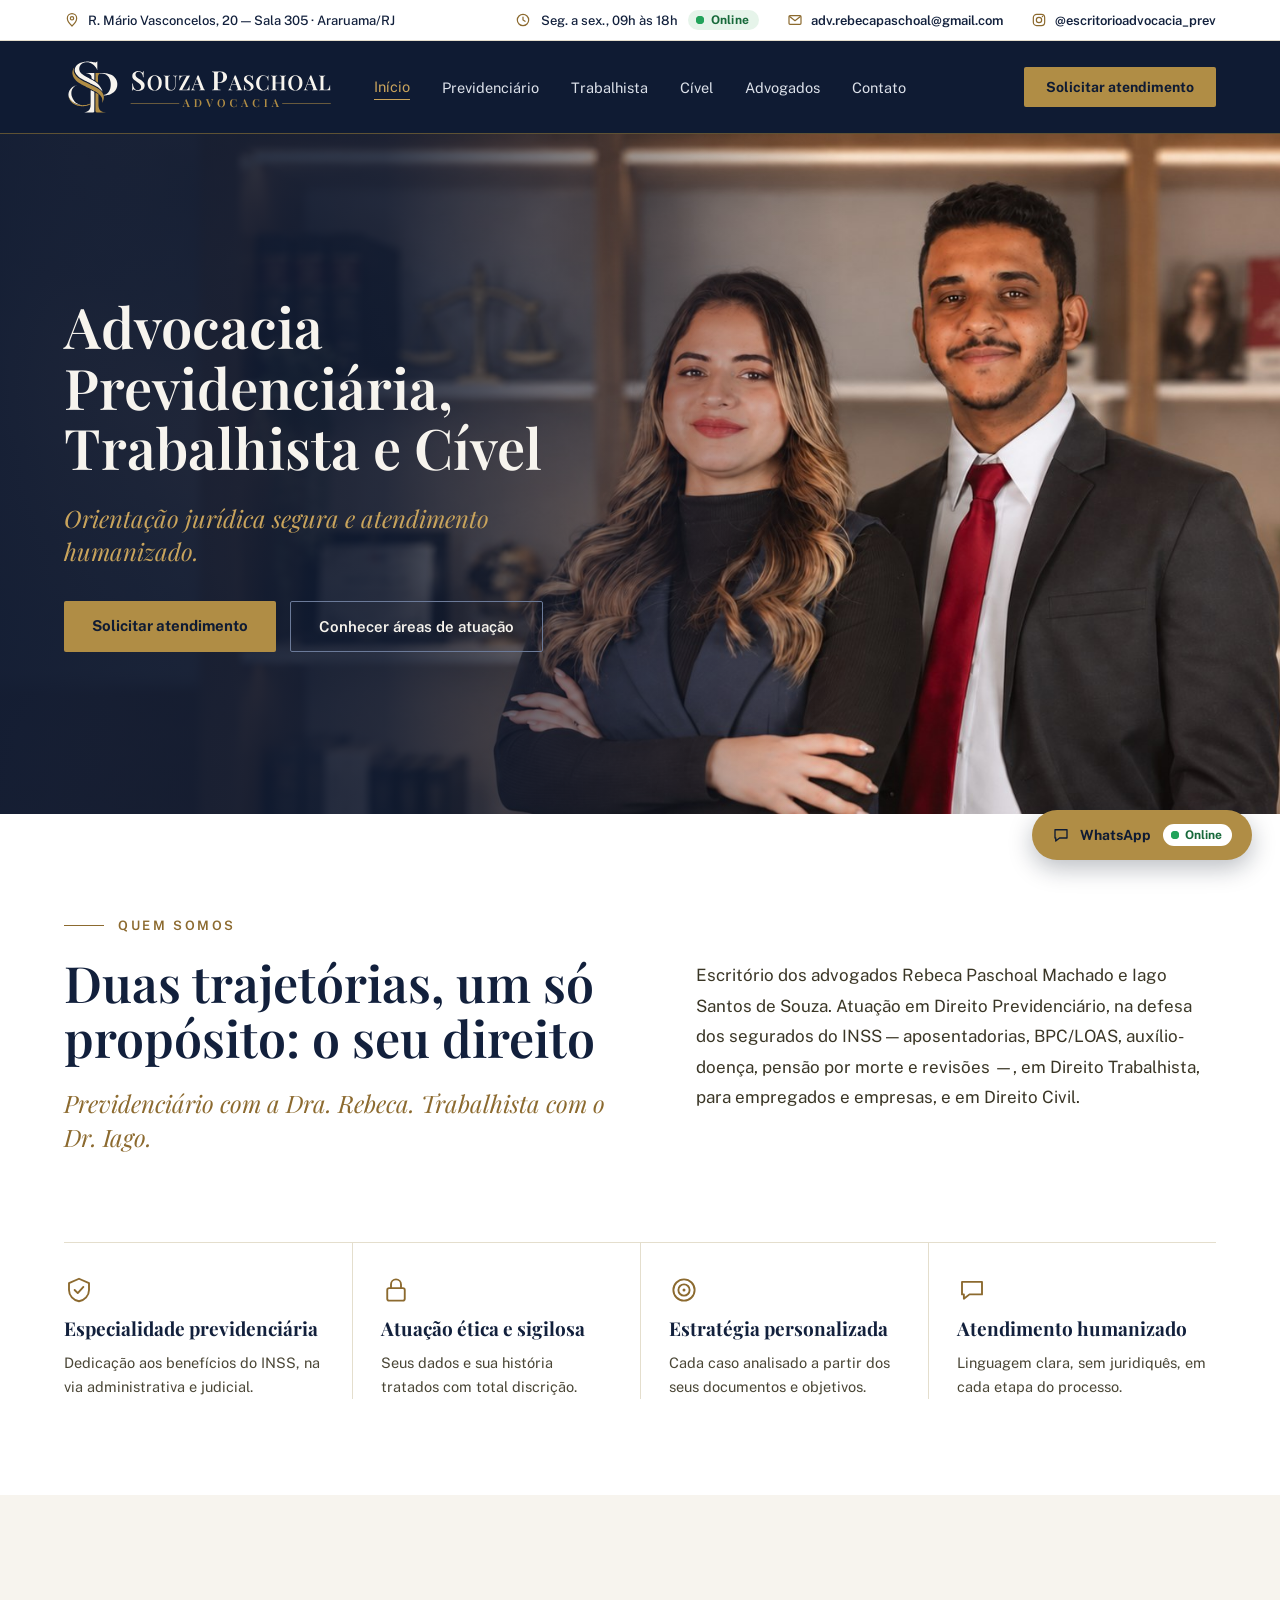
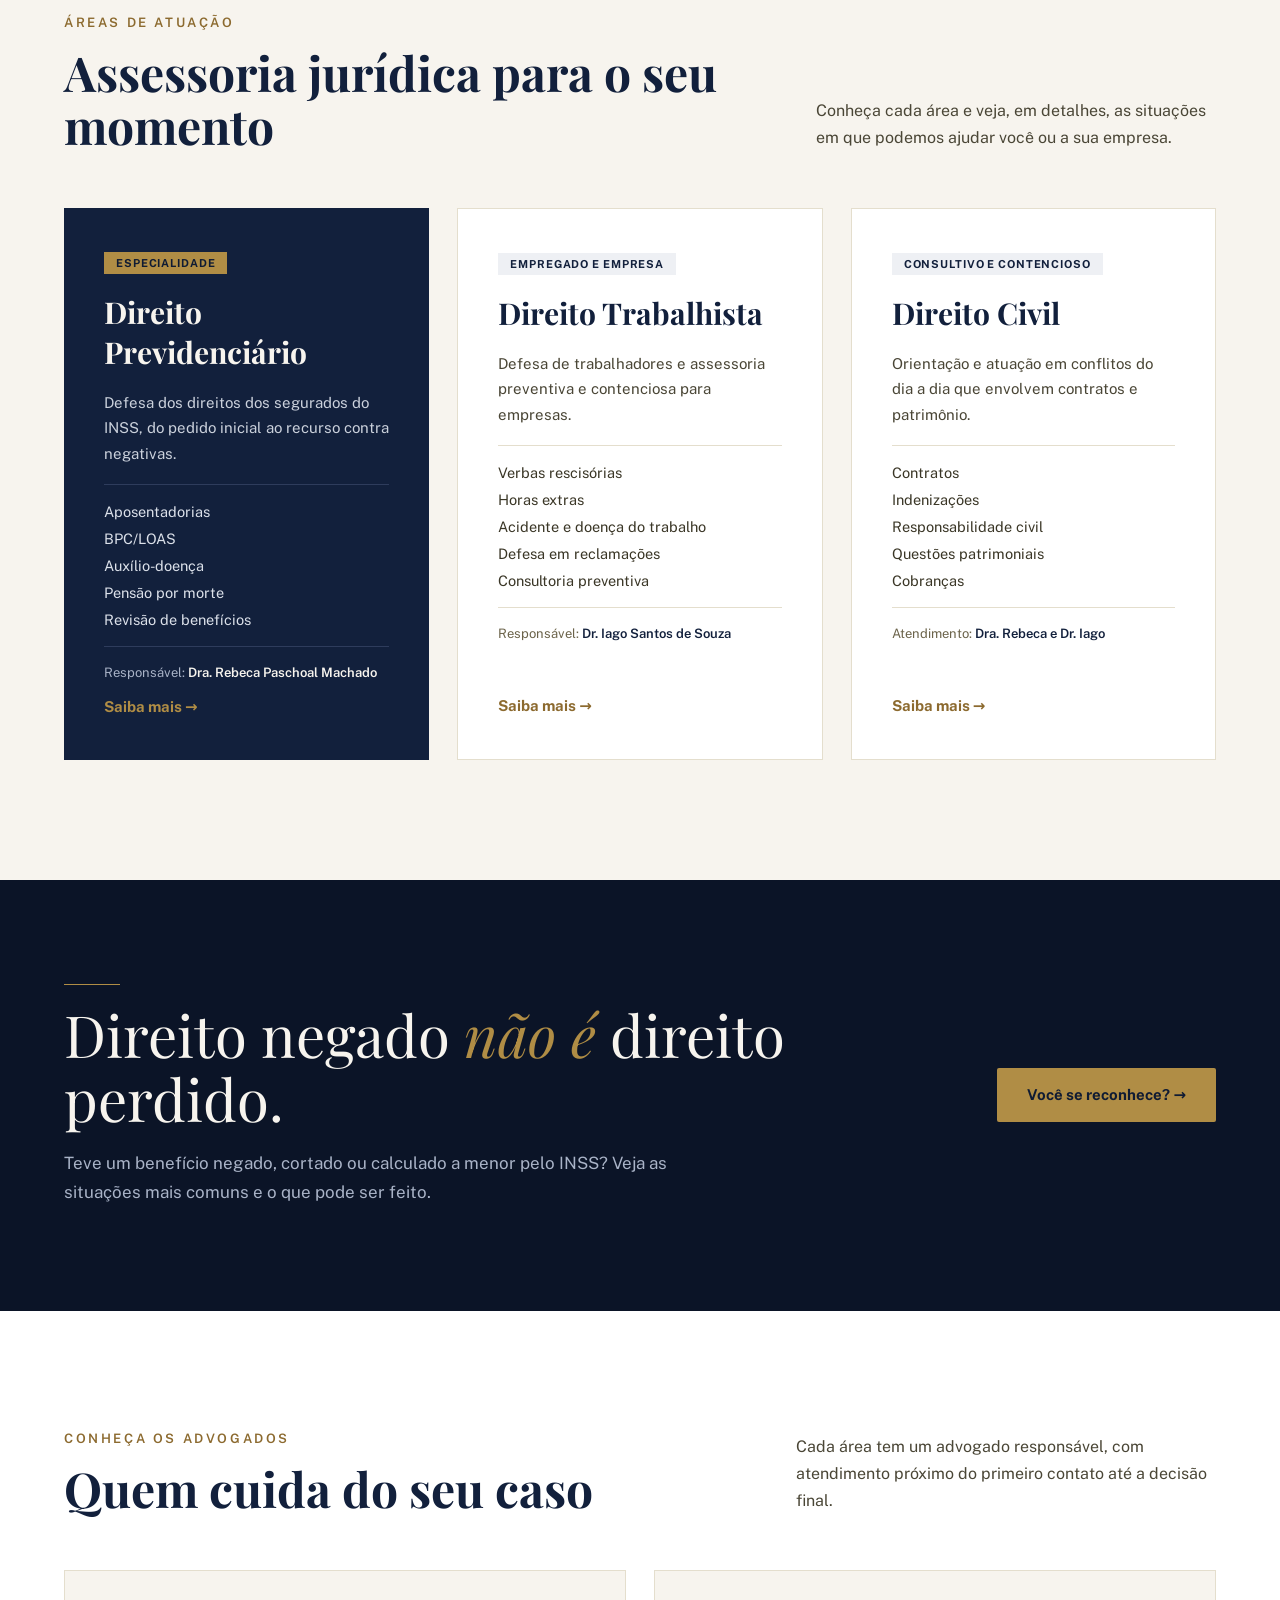
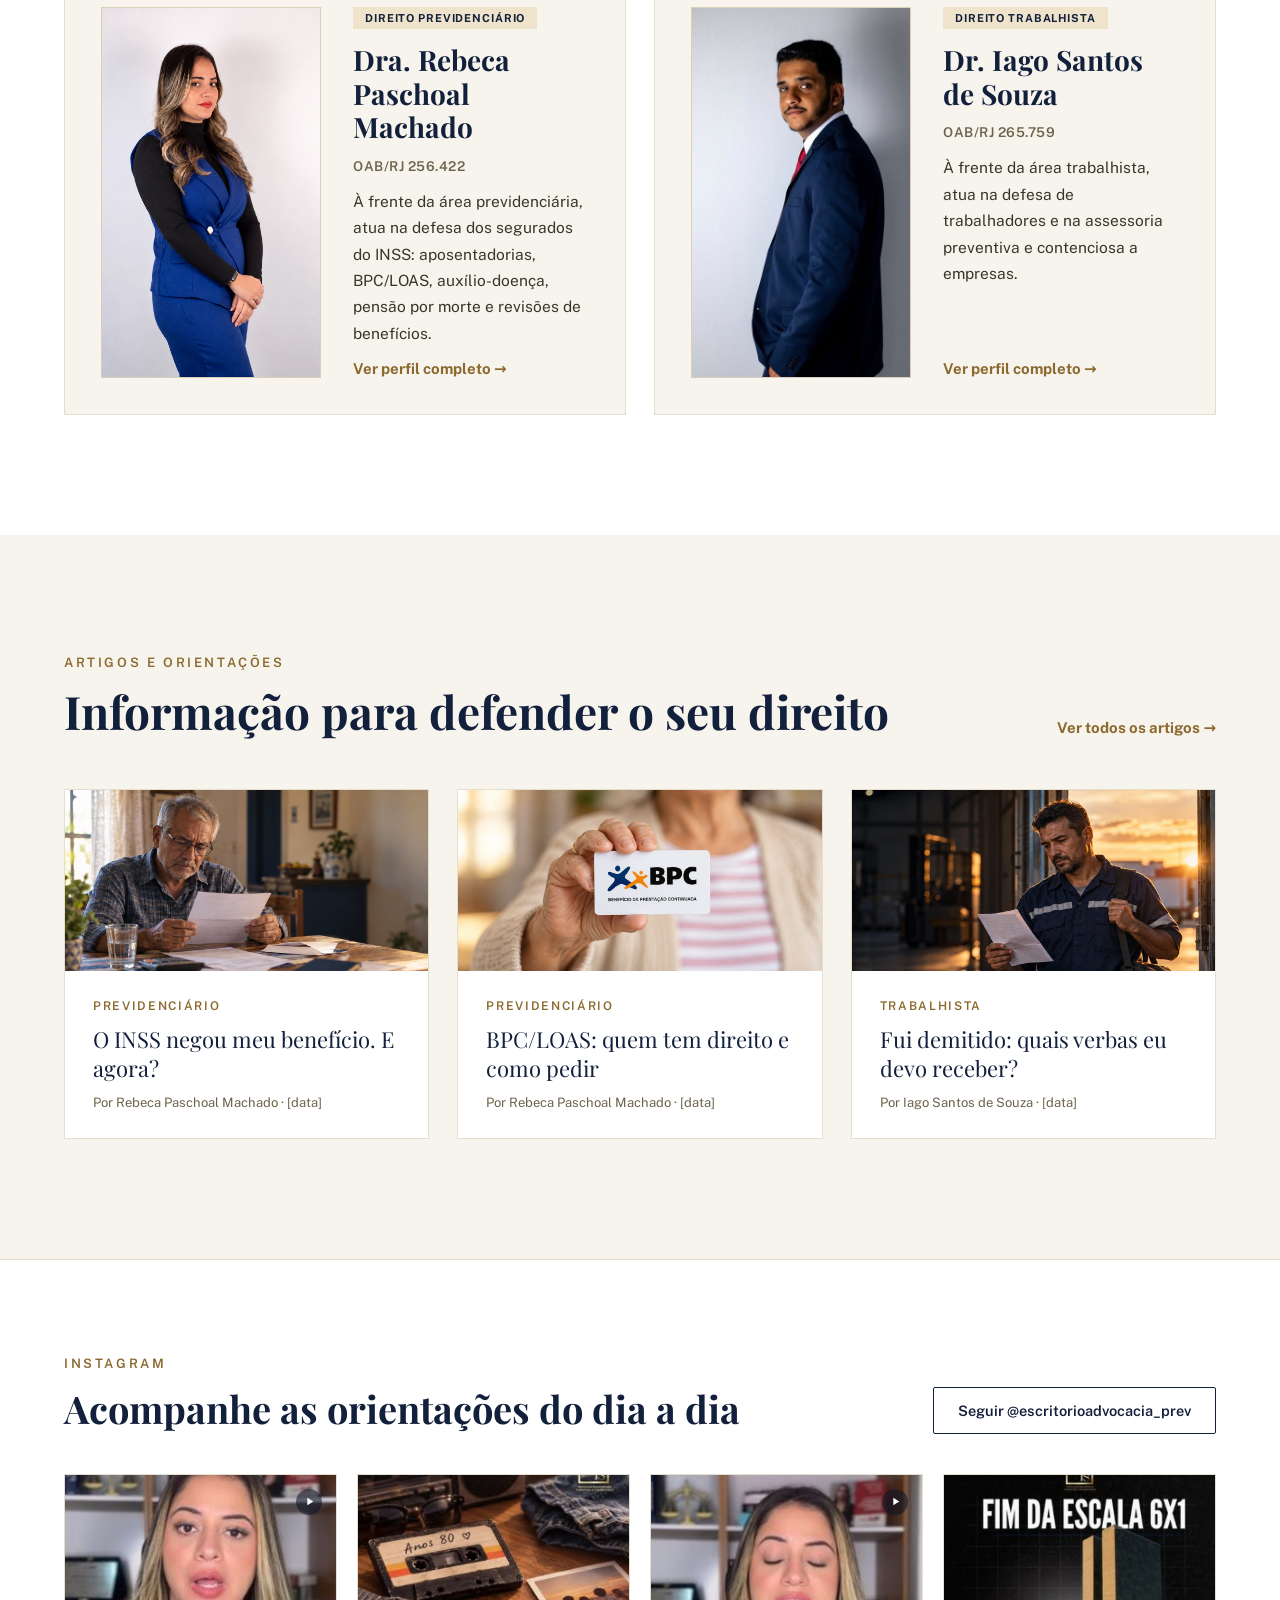
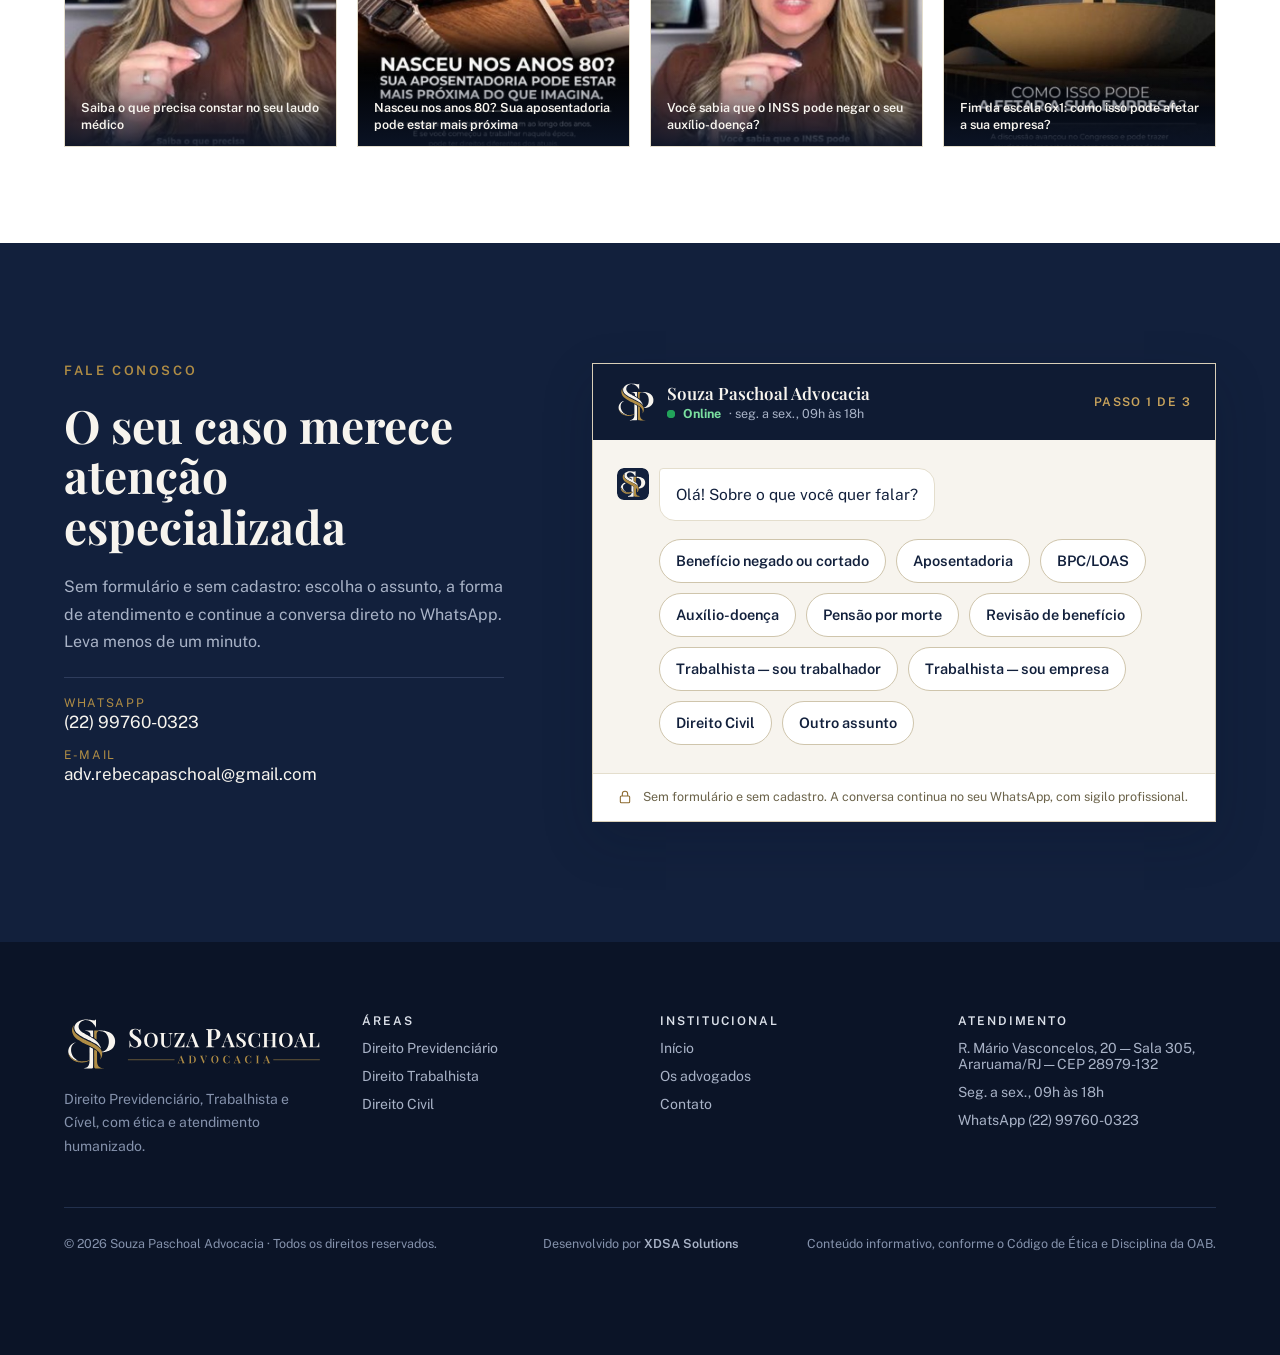
<file: index.html>
<!doctype html>
<html lang="pt-BR">
<head>
<meta charset="utf-8">
<meta name="viewport" content="width=device-width, initial-scale=1">
<link rel="icon" href="assets/favicon.svg" type="image/svg+xml">
<link rel="icon" href="assets/favicon-32.png" sizes="32x32" type="image/png">
<link rel="apple-touch-icon" href="assets/apple-touch-icon.png">
<title>Souza Paschoal Advocacia — Início</title>
<link rel="stylesheet" href="https://fonts.googleapis.com/css2?family=Playfair+Display:ital,wght@0,500;0,600;0,700;1,500;1,600&family=Public+Sans:wght@400;500;600;700&display=swap">
<link rel="stylesheet" href="css/style.css">
</head>
<body>
<div style="width: 100%; min-height: 100vh; display: flex; flex-direction: column; background: #F7F4EE;">

  <div class="site-top" style="position: sticky; top: 0; z-index: 50; width: 100%; display: flex; flex-direction: column;">
    <div class="topbar" style="width: 100%; padding: 10px 64px; background: #FFFFFF; color: #12203C; font-size: 13px; font-weight: 500; border-bottom: 1px solid #E4DECD;">
    <div style="width: 100%; max-width: 1280px; margin: 0 auto; display: flex; justify-content: space-between; align-items: center; gap: 24px;">
      <a class="nav-link" href="contato.html#localizacao" title="Ver localização do escritório" style="display: flex; align-items: center; gap: 8px; color: #12203C;">
        <svg width="16" height="16" viewBox="0 0 24 24" fill="none" xmlns="http://www.w3.org/2000/svg" aria-hidden="true"><path d="M12 21s-7-6.2-7-11.5A7 7 0 0 1 19 9.5C19 14.8 12 21 12 21z" stroke="#8C6A2F" stroke-width="1.8" stroke-linejoin="round"></path><circle cx="12" cy="9.5" r="2.5" stroke="#8C6A2F" stroke-width="1.8"></circle></svg>
        R. Mário Vasconcelos, 20 — Sala 305 · Araruama/RJ
      </a>
      <span style="display: flex; align-items: center; gap: 28px;">
        <span style="display: flex; align-items: center; gap: 10px;">
          <svg width="16" height="16" viewBox="0 0 24 24" fill="none" xmlns="http://www.w3.org/2000/svg" aria-hidden="true"><circle cx="12" cy="12" r="8.5" stroke="#8C6A2F" stroke-width="1.8"></circle><path d="M12 7.5V12l3 2" stroke="#8C6A2F" stroke-width="1.8" stroke-linecap="round"></path></svg>
          Seg. a sex., 09h às 18h
          <span class="js-status-chip" style="display: inline-flex; align-items: center; gap: 7px; padding: 3px 10px 3px 8px; border-radius: 12px; font-size: 12px; font-weight: 700; letter-spacing: 0.02em;"><span style="position: relative; flex: 0 0 8px; width: 8px; height: 8px; display: inline-block;"><span class="status-ring js-status-dot" style="position: absolute; top: 0; left: 0; width: 8px; height: 8px; border-radius: 50%;"></span><span class="js-status-dot" style="position: absolute; top: 0; left: 0; width: 8px; height: 8px; border-radius: 50%;"></span></span><span class="js-status-label"></span></span>
        </span>
        <a href="mailto:adv.rebecapaschoal@gmail.com" style="display: flex; align-items: center; gap: 8px; color: #12203C; font-weight: 600;">
          <svg width="16" height="16" viewBox="0 0 24 24" fill="none" xmlns="http://www.w3.org/2000/svg" aria-hidden="true"><rect x="3" y="5.5" width="18" height="13" rx="1.5" stroke="#8C6A2F" stroke-width="1.8"></rect><path d="M3.5 6.5 12 13l8.5-6.5" stroke="#8C6A2F" stroke-width="1.8" stroke-linejoin="round"></path></svg>
          adv.rebecapaschoal@gmail.com
        </a>
        <a href="https://www.instagram.com/escritorioadvocacia_prev" target="_blank" rel="noopener" style="display: flex; align-items: center; gap: 8px; color: #12203C; font-weight: 600;">
          <svg width="16" height="16" viewBox="0 0 24 24" fill="none" xmlns="http://www.w3.org/2000/svg" aria-hidden="true"><rect x="3.5" y="3.5" width="17" height="17" rx="5" stroke="#8C6A2F" stroke-width="1.8"></rect><circle cx="12" cy="12" r="4" stroke="#8C6A2F" stroke-width="1.8"></circle><circle cx="17.2" cy="6.8" r="1.1" fill="#8C6A2F"></circle></svg>
          @escritorioadvocacia_prev
        </a>
      </span>
    </div>
    </div>
    <header class="site-header" style="width: 100%; padding: 16px 64px; background: #0F1B33; border-bottom: 1px solid #5E5234;">
      <div class="header-inner" style="width: 100%; max-width: 1280px; margin: 0 auto; display: grid; grid-template-columns: minmax(0, 1fr) auto minmax(0, 1fr); align-items: center; gap: 32px;">
      <a href="index.html" aria-label="Souza Paschoal Advocacia — página inicial" style="justify-self: start; display: flex; align-items: center;"><img class="brand-logo" src="assets/logo-horizontal-negativo.svg" alt="Souza Paschoal Advocacia" width="269" height="60" style="height: 60px; width: auto; display: block;"></a>
      <nav id="menu-principal" class="main-nav" style="display: flex; justify-content: center; align-items: center; gap: 32px;">
        <a class="nav-link" href="index.html" style="font-size: 14.5px; color: #C9A45C; padding: 4px 0; border-bottom: 1px solid #C9A45C;">Início</a>
        <a class="nav-link" href="previdenciario.html" style="font-size: 14.5px; color: #DCE1EA;">Previdenciário</a>
        <a class="nav-link" href="trabalhista.html" style="font-size: 14.5px; color: #DCE1EA;">Trabalhista</a>
        <a class="nav-link" href="civel.html" style="font-size: 14.5px; color: #DCE1EA;">Cível</a>
        <a class="nav-link" href="sobre.html" style="font-size: 14.5px; color: #DCE1EA;">Advogados</a>
        <a class="nav-link" href="contato.html" style="font-size: 14.5px; color: #DCE1EA;">Contato</a>
        <a class="btn-gold nav-cta" href="contato.html">Solicitar atendimento</a>
      </nav>
      <a class="btn-gold header-cta" href="contato.html" style="justify-self: end; padding: 12px 22px; background: #B08D45; color: #0F1B33; font-size: 14px; font-weight: 700; border-radius: 2px;">Solicitar atendimento</a>
      <button class="nav-toggle" type="button" aria-label="Abrir menu" aria-expanded="false" aria-controls="menu-principal"><span></span><span></span><span></span></button>
      </div>
    </header>
  </div>

  <section id="arte" class="hero" style="position: relative; width: 100%; height: clamp(680px, 35vw, calc(100vh - 130px)); padding: 0 64px; background: #12203C; overflow: hidden; display: flex; align-items: center;">
    <img src="assets/hero-home.jpg" alt="Dra. Rebeca Paschoal Machado e Dr. Iago Santos de Souza no escritório" style="position: absolute; top: 0; left: 0; width: 100%; height: 100%; object-fit: cover; object-position: 75% 5%; display: block;">
    <div style="position: absolute; top: 0; left: 0; width: 100%; height: 100%; background: linear-gradient(90deg, rgba(15,27,51,0.94) 0%, rgba(15,27,51,0.86) 30%, rgba(15,27,51,0.35) 52%, rgba(15,27,51,0) 66%);"></div>
    <div style="position: relative; width: 100%; max-width: 1280px; margin: 0 auto;">
      <div style="width: 560px; display: flex; flex-direction: column; gap: 24px;">
        <h1 style="font-size: 56px; line-height: 1.08; color: #F7F4EE; font-weight: 600;">Advocacia Previdenciária, Trabalhista e Cível</h1>
        <p style="font-family: 'Playfair Display', serif; font-style: italic; font-size: 24px; line-height: 1.4; color: #C9A45C;">Orientação jurídica segura e atendimento humanizado.</p>
        <div style="display: flex; gap: 14px; margin-top: 8px;">
          <a class="btn-gold" href="contato.html" style="padding: 16px 28px; background: #B08D45; color: #0F1B33; font-size: 15px; font-weight: 700; border-radius: 2px;">Solicitar atendimento</a>
          <a class="btn-ghost" href="#areas" style="padding: 16px 28px; border: 1px solid #6B7A99; color: #F7F4EE; font-size: 15px; font-weight: 600; border-radius: 2px;">Conhecer áreas de atuação</a>
        </div>
      </div>
    </div>
  </section>

  <section style="width: 100%; padding: 104px 64px 96px; background: #FFFFFF;">
    <div style="width: 100%; max-width: 1280px; margin: 0 auto; display: flex; gap: 88px; align-items: flex-start;">
      <div style="flex: 1 1 0; display: flex; flex-direction: column; gap: 22px;">
        <span style="display: flex; align-items: center; gap: 14px; font-size: 13px; letter-spacing: 0.2em; text-transform: uppercase; color: #8C6A2F; font-weight: 600;"><span style="width: 40px; height: 1px; background: #8C6A2F;"></span>Quem somos</span>
        <h2 style="font-size: 50px; line-height: 1.1; color: #12203C; font-weight: 600;">Duas trajetórias, um só propósito: o seu direito</h2>
        <p style="font-family: 'Playfair Display', serif; font-style: italic; font-size: 24px; line-height: 1.4; color: #8C6A2F;">Previdenciário com a Dra. Rebeca. Trabalhista com o Dr. Iago.</p>
      </div>
      <div style="flex: 0 0 520px; display: flex; flex-direction: column; gap: 26px; padding-top: 42px;">
        <p style="font-size: 17px; line-height: 1.8; color: #3A3626;">Escritório dos advogados Rebeca Paschoal Machado e Iago Santos de Souza. Atuação em Direito Previdenciário, na defesa dos segurados do INSS — aposentadorias, BPC/LOAS, auxílio-doença, pensão por morte e revisões —, em Direito Trabalhista, para empregados e empresas, e em Direito Civil.</p>
      </div>
    </div>
    <div style="width: 100%; max-width: 1280px; margin: 88px auto 0; display: grid; grid-template-columns: repeat(4, minmax(0, 1fr)); border-top: 1px solid #E4DECD;">
      <div style="padding: 32px 28px 0 0; display: flex; flex-direction: column; gap: 10px;">
        <svg width="30" height="30" viewBox="0 0 24 24" fill="none" xmlns="http://www.w3.org/2000/svg" aria-hidden="true"><path d="M12 3 4 6.5V12c0 4.5 3.4 8 8 9 4.6-1 8-4.5 8-9V6.5L12 3z" stroke="#8C6A2F" stroke-width="1.5" stroke-linejoin="round"></path><path d="m8.5 12 2.5 2.5 4.5-5" stroke="#8C6A2F" stroke-width="1.5" stroke-linecap="round" stroke-linejoin="round"></path></svg>
        <h3 style="font-size: 19px; color: #12203C;">Especialidade previdenciária</h3>
        <p style="font-size: 14.5px; line-height: 1.65; color: #4A4636;">Dedicação aos benefícios do INSS, na via administrativa e judicial.</p>
      </div>
      <div style="padding: 32px 28px 0; display: flex; flex-direction: column; gap: 10px; border-left: 1px solid #E4DECD;">
        <svg width="30" height="30" viewBox="0 0 24 24" fill="none" xmlns="http://www.w3.org/2000/svg" aria-hidden="true"><rect x="5" y="10.5" width="14" height="10" rx="1.5" stroke="#8C6A2F" stroke-width="1.5"></rect><path d="M8 10.5V7.5a4 4 0 0 1 8 0v3" stroke="#8C6A2F" stroke-width="1.5"></path></svg>
        <h3 style="font-size: 19px; color: #12203C;">Atuação ética e sigilosa</h3>
        <p style="font-size: 14.5px; line-height: 1.65; color: #4A4636;">Seus dados e sua história tratados com total discrição.</p>
      </div>
      <div style="padding: 32px 28px 0; display: flex; flex-direction: column; gap: 10px; border-left: 1px solid #E4DECD;">
        <svg width="30" height="30" viewBox="0 0 24 24" fill="none" xmlns="http://www.w3.org/2000/svg" aria-hidden="true"><circle cx="12" cy="12" r="8.5" stroke="#8C6A2F" stroke-width="1.5"></circle><circle cx="12" cy="12" r="4.5" stroke="#8C6A2F" stroke-width="1.5"></circle><circle cx="12" cy="12" r="1.2" fill="#8C6A2F"></circle></svg>
        <h3 style="font-size: 19px; color: #12203C;">Estratégia personalizada</h3>
        <p style="font-size: 14.5px; line-height: 1.65; color: #4A4636;">Cada caso analisado a partir dos seus documentos e objetivos.</p>
      </div>
      <div style="padding: 32px 0 0 28px; display: flex; flex-direction: column; gap: 10px; border-left: 1px solid #E4DECD;">
        <svg width="30" height="30" viewBox="0 0 24 24" fill="none" xmlns="http://www.w3.org/2000/svg" aria-hidden="true"><path d="M4 5.5h16v10H10l-4.5 3.5V15.5H4z" stroke="#8C6A2F" stroke-width="1.5" stroke-linejoin="round"></path></svg>
        <h3 style="font-size: 19px; color: #12203C;">Atendimento humanizado</h3>
        <p style="font-size: 14.5px; line-height: 1.65; color: #4A4636;">Linguagem clara, sem juridiquês, em cada etapa do processo.</p>
      </div>
    </div>
  </section>

  <section id="areas" style="width: 100%; padding: 120px 64px; background: #F7F4EE;">
    <div style="width: 100%; max-width: 1280px; margin: 0 auto; display: flex; flex-direction: column; gap: 56px;">
      <div style="display: flex; justify-content: space-between; align-items: flex-end; gap: 64px;">
        <div style="display: flex; flex-direction: column; gap: 16px; max-width: 680px;">
          <span style="font-size: 13px; letter-spacing: 0.2em; text-transform: uppercase; color: #8C6A2F; font-weight: 600;">Áreas de atuação</span>
          <h2 style="font-size: 48px; line-height: 1.1; color: #12203C;">Assessoria jurídica para o seu momento</h2>
        </div>
        <p style="max-width: 400px; font-size: 16px; line-height: 1.7; color: #4A4636;">Conheça cada área e veja, em detalhes, as situações em que podemos ajudar você ou a sua empresa.</p>
      </div>
      <div style="display: grid; grid-template-columns: repeat(3, minmax(0, 1fr)); gap: 28px;">
        <div style="padding: 44px 40px; background: #12203C; display: flex; flex-direction: column; gap: 18px;">
          <span style="align-self: flex-start; padding: 5px 12px; background: #B08D45; color: #0F1B33; font-size: 11px; font-weight: 700; letter-spacing: 0.08em; text-transform: uppercase;">Especialidade</span>
          <h3 style="font-size: 30px; color: #F7F4EE;">Direito Previdenciário</h3>
          <p style="font-size: 15px; line-height: 1.7; color: #CBD1DC;">Defesa dos direitos dos segurados do INSS, do pedido inicial ao recurso contra negativas.</p>
          <div style="display: flex; flex-direction: column; gap: 10px; padding: 18px 0; border-top: 1px solid #2E3C5C; border-bottom: 1px solid #2E3C5C; font-size: 14.5px; color: #DCE1EA;">
            <span>Aposentadorias</span><span>BPC/LOAS</span><span>Auxílio-doença</span><span>Pensão por morte</span><span>Revisão de benefícios</span>
          </div>
          <span style="font-size: 13px; color: #A9B3C7;">Responsável: <strong style="color: #F7F4EE; font-weight: 600;">Dra. Rebeca Paschoal Machado</strong></span>
          <a class="more-light" href="previdenciario.html" style="margin-top: auto; font-size: 15px; font-weight: 700; color: #B08D45;">Saiba mais →</a>
        </div>
        <div style="padding: 44px 40px; background: #FFFFFF; border: 1px solid #E4DECD; display: flex; flex-direction: column; gap: 18px;">
          <span style="align-self: flex-start; padding: 5px 12px; background: #EEF0F4; color: #12203C; font-size: 11px; font-weight: 700; letter-spacing: 0.08em; text-transform: uppercase;">Empregado e empresa</span>
          <h3 style="font-size: 30px; color: #12203C;">Direito Trabalhista</h3>
          <p style="font-size: 15px; line-height: 1.7; color: #4A4636;">Defesa de trabalhadores e assessoria preventiva e contenciosa para empresas.</p>
          <div style="display: flex; flex-direction: column; gap: 10px; padding: 18px 0; border-top: 1px solid #E4DECD; border-bottom: 1px solid #E4DECD; font-size: 14.5px; color: #3A3626;">
            <span>Verbas rescisórias</span><span>Horas extras</span><span>Acidente e doença do trabalho</span><span>Defesa em reclamações</span><span>Consultoria preventiva</span>
          </div>
          <span style="font-size: 13px; color: #6B634A;">Responsável: <strong style="color: #12203C; font-weight: 600;">Dr. Iago Santos de Souza</strong></span>
          <a class="more" href="trabalhista.html" style="margin-top: auto; font-size: 15px; font-weight: 700; color: #8C6A2F;">Saiba mais →</a>
        </div>
        <div style="padding: 44px 40px; background: #FFFFFF; border: 1px solid #E4DECD; display: flex; flex-direction: column; gap: 18px;">
          <span style="align-self: flex-start; padding: 5px 12px; background: #EEF0F4; color: #12203C; font-size: 11px; font-weight: 700; letter-spacing: 0.08em; text-transform: uppercase;">Consultivo e contencioso</span>
          <h3 style="font-size: 30px; color: #12203C;">Direito Civil</h3>
          <p style="font-size: 15px; line-height: 1.7; color: #4A4636;">Orientação e atuação em conflitos do dia a dia que envolvem contratos e patrimônio.</p>
          <div style="display: flex; flex-direction: column; gap: 10px; padding: 18px 0; border-top: 1px solid #E4DECD; border-bottom: 1px solid #E4DECD; font-size: 14.5px; color: #3A3626;">
            <span>Contratos</span><span>Indenizações</span><span>Responsabilidade civil</span><span>Questões patrimoniais</span><span>Cobranças</span>
          </div>
          <span style="font-size: 13px; color: #6B634A;">Atendimento: <strong style="color: #12203C; font-weight: 600;">Dra. Rebeca e Dr. Iago</strong></span>
          <a class="more" href="civel.html" style="margin-top: auto; font-size: 15px; font-weight: 700; color: #8C6A2F;">Saiba mais →</a>
        </div>
      </div>
    </div>
  </section>

  <section style="width: 100%; padding: 104px 64px; background: #0B1427;">
    <div style="width: 100%; max-width: 1280px; margin: 0 auto; display: flex; justify-content: space-between; align-items: center; gap: 64px;">
      <div style="display: flex; flex-direction: column; gap: 18px; max-width: 820px;">
        <span style="width: 56px; height: 1px; background: #B08D45;"></span>
        <p style="font-family: 'Playfair Display', serif; font-size: 58px; line-height: 1.1; color: #F7F4EE;">Direito negado <span style="font-style: italic; color: #B08D45;">não é</span> direito perdido.</p>
        <p style="font-size: 17px; line-height: 1.7; color: #A9B3C7; max-width: 620px;">Teve um benefício negado, cortado ou calculado a menor pelo INSS? Veja as situações mais comuns e o que pode ser feito.</p>
      </div>
      <a class="btn-gold" href="previdenciario.html" style="flex: 0 0 auto; padding: 18px 30px; background: #B08D45; color: #0F1B33; font-size: 15px; font-weight: 700; border-radius: 2px;">Você se reconhece? →</a>
    </div>
  </section>

  <section style="width: 100%; padding: 120px 64px; background: #FFFFFF;">
    <div style="width: 100%; max-width: 1280px; margin: 0 auto; display: flex; flex-direction: column; gap: 56px;">
      <div style="display: flex; justify-content: space-between; align-items: flex-end; gap: 64px;">
        <div style="display: flex; flex-direction: column; gap: 16px; max-width: 680px;">
          <span style="font-size: 13px; letter-spacing: 0.2em; text-transform: uppercase; color: #8C6A2F; font-weight: 600;">Conheça os advogados</span>
          <h2 style="font-size: 48px; line-height: 1.1; color: #12203C;">Quem cuida do seu caso</h2>
        </div>
        <p style="max-width: 420px; font-size: 16px; line-height: 1.7; color: #4A4636;">Cada área tem um advogado responsável, com atendimento próximo do primeiro contato até a decisão final.</p>
      </div>
      <div style="display: grid; grid-template-columns: repeat(2, minmax(0, 1fr)); gap: 28px;">
        <div style="padding: 36px; background: #F7F4EE; border: 1px solid #E4DECD; display: flex; gap: 32px; align-items: stretch;">
          <div style="flex: 0 0 220px; min-height: 300px; position: relative; overflow: hidden; background: #EEE8DA; border: 1px solid #D9CFB8;"><img src="assets/home-card-previdenciario.jpg" alt="Dra. Rebeca Paschoal Machado" style="position: absolute; top: 0; left: 0; width: 100%; height: 100%; object-fit: cover; object-position: 45% 16%; display: block;"></div>
          <div style="flex: 1 1 0; display: flex; flex-direction: column; gap: 14px;">
            <span style="align-self: flex-start; padding: 5px 12px; background: #EFE4CB; color: #12203C; font-size: 11px; font-weight: 700; letter-spacing: 0.08em; text-transform: uppercase;">Direito Previdenciário</span>
            <h3 style="font-size: 28px; line-height: 1.2; color: #12203C;">Dra. Rebeca Paschoal Machado</h3>
            <span style="font-size: 13.5px; letter-spacing: 0.04em; color: #6B634A; font-weight: 600;">OAB/RJ 256.422</span>
            <p style="font-size: 15.5px; line-height: 1.7; color: #3A3626;">À frente da área previdenciária, atua na defesa dos segurados do INSS: aposentadorias, BPC/LOAS, auxílio-doença, pensão por morte e revisões de benefícios.</p>
            <a class="more" href="sobre.html" style="margin-top: auto; font-size: 15px; font-weight: 700; color: #8C6A2F;">Ver perfil completo →</a>
          </div>
        </div>
        <div style="padding: 36px; background: #F7F4EE; border: 1px solid #E4DECD; display: flex; gap: 32px; align-items: stretch;">
          <div style="flex: 0 0 220px; min-height: 300px; position: relative; overflow: hidden; background: #EEE8DA; border: 1px solid #D9CFB8;"><img src="assets/home-card-trabalhista.jpg" alt="Dr. Iago Santos de Souza" style="position: absolute; top: 0; left: 0; width: 100%; height: 100%; object-fit: cover; object-position: center 15%; display: block;"></div>
          <div style="flex: 1 1 0; display: flex; flex-direction: column; gap: 14px;">
            <span style="align-self: flex-start; padding: 5px 12px; background: #EFE4CB; color: #12203C; font-size: 11px; font-weight: 700; letter-spacing: 0.08em; text-transform: uppercase;">Direito Trabalhista</span>
            <h3 style="font-size: 28px; line-height: 1.2; color: #12203C;">Dr. Iago Santos de Souza</h3>
            <span style="font-size: 13.5px; letter-spacing: 0.04em; color: #6B634A; font-weight: 600;">OAB/RJ 265.759</span>
            <p style="font-size: 15.5px; line-height: 1.7; color: #3A3626;">À frente da área trabalhista, atua na defesa de trabalhadores e na assessoria preventiva e contenciosa a empresas.</p>
            <a class="more" href="sobre.html" style="margin-top: auto; font-size: 15px; font-weight: 700; color: #8C6A2F;">Ver perfil completo →</a>
          </div>
        </div>
      </div>
    </div>
  </section>

  <section id="artigos" style="width: 100%; padding: 120px 64px; background: #F7F4EE;">
    <div style="width: 100%; max-width: 1280px; margin: 0 auto; display: flex; flex-direction: column; gap: 52px;">
      <div style="display: flex; justify-content: space-between; align-items: flex-end; gap: 64px;">
        <div style="display: flex; flex-direction: column; gap: 16px;">
          <span style="font-size: 13px; letter-spacing: 0.2em; text-transform: uppercase; color: #8C6A2F; font-weight: 600;">Artigos e orientações</span>
          <h2 style="font-size: 46px; line-height: 1.1; color: #12203C;">Informação para defender o seu direito</h2>
        </div>
        <a class="more" href="#artigos" style="font-size: 15px; font-weight: 700; color: #8C6A2F;">Ver todos os artigos →</a>
      </div>
      <div style="display: grid; grid-template-columns: repeat(3, minmax(0, 1fr)); gap: 28px;">
        <a href="previdenciario.html#situacoes" style="display: flex; flex-direction: column; background: #FFFFFF; border: 1px solid #E4DECD;">
          <span style="position: relative; display: block; aspect-ratio: 2 / 1; overflow: hidden; background: #EEE8DA;"><img src="assets/artigo-inss-negou.jpg" alt="Senhor lendo, preocupado, a carta de resposta do INSS à mesa de casa" loading="lazy" width="1200" height="600" style="position: absolute; top: 0; left: 0; width: 100%; height: 100%; object-fit: cover; object-position: 30% 40%; display: block;"></span>
          <span style="padding: 28px; display: flex; flex-direction: column; gap: 12px;">
            <span style="font-size: 12px; letter-spacing: 0.14em; text-transform: uppercase; color: #8C6A2F; font-weight: 600;">Previdenciário</span>
            <span style="font-family: 'Playfair Display', serif; font-size: 22px; line-height: 1.3; color: #12203C;">O INSS negou meu benefício. E agora?</span>
            <span style="font-size: 13px; color: #6B634A;">Por Rebeca Paschoal Machado · [data]</span>
          </span>
        </a>
        <a href="previdenciario.html" style="display: flex; flex-direction: column; background: #FFFFFF; border: 1px solid #E4DECD;">
          <span style="position: relative; display: block; aspect-ratio: 2 / 1; overflow: hidden; background: #EEE8DA;"><img src="assets/artigo-bpc.jpg" alt="Senhora segurando o cartão do BPC — Benefício de Prestação Continuada" loading="lazy" width="1200" height="600" style="position: absolute; top: 0; left: 0; width: 100%; height: 100%; object-fit: cover; object-position: 50% 50%; display: block;"></span>
          <span style="padding: 28px; display: flex; flex-direction: column; gap: 12px;">
            <span style="font-size: 12px; letter-spacing: 0.14em; text-transform: uppercase; color: #8C6A2F; font-weight: 600;">Previdenciário</span>
            <span style="font-family: 'Playfair Display', serif; font-size: 22px; line-height: 1.3; color: #12203C;">BPC/LOAS: quem tem direito e como pedir</span>
            <span style="font-size: 13px; color: #6B634A;">Por Rebeca Paschoal Machado · [data]</span>
          </span>
        </a>
        <a href="trabalhista.html#trabalhador" style="display: flex; flex-direction: column; background: #FFFFFF; border: 1px solid #E4DECD;">
          <span style="position: relative; display: block; aspect-ratio: 2 / 1; overflow: hidden; background: #EEE8DA;"><img src="assets/artigo-demissao.jpg" alt="Trabalhador de uniforme lendo o comunicado de demissão na saída do galpão" loading="lazy" width="1200" height="600" style="position: absolute; top: 0; left: 0; width: 100%; height: 100%; object-fit: cover; object-position: 60% 30%; display: block;"></span>
          <span style="padding: 28px; display: flex; flex-direction: column; gap: 12px;">
            <span style="font-size: 12px; letter-spacing: 0.14em; text-transform: uppercase; color: #8C6A2F; font-weight: 600;">Trabalhista</span>
            <span style="font-family: 'Playfair Display', serif; font-size: 22px; line-height: 1.3; color: #12203C;">Fui demitido: quais verbas eu devo receber?</span>
            <span style="font-size: 13px; color: #6B634A;">Por Iago Santos de Souza · [data]</span>
          </span>
        </a>
      </div>
    </div>
  </section>

  <section style="width: 100%; padding: 96px 64px; background: #FFFFFF; border-top: 1px solid #E4DECD;">
    <div style="width: 100%; max-width: 1280px; margin: 0 auto; display: flex; flex-direction: column; gap: 40px;">
      <div style="display: flex; justify-content: space-between; align-items: flex-end; gap: 40px;">
        <div style="display: flex; flex-direction: column; gap: 12px;">
          <span style="font-size: 13px; letter-spacing: 0.2em; text-transform: uppercase; color: #8C6A2F; font-weight: 600;">Instagram</span>
          <h2 style="font-size: 38px; color: #12203C;">Acompanhe as orientações do dia a dia</h2>
        </div>
        <a href="https://www.instagram.com/escritorioadvocacia_prev" target="_blank" rel="noopener" style="padding: 14px 24px; border: 1px solid #12203C; color: #12203C; font-size: 14.5px; font-weight: 600; border-radius: 2px;">Seguir @escritorioadvocacia_prev</a>
      </div>
      <div style="display: grid; grid-template-columns: repeat(4, minmax(0, 1fr)); gap: 20px;">
        <a href="https://www.instagram.com/escritorioadvocacia_prev/reel/DdWexyJR5xz/" target="_blank" rel="noopener" style="position: relative; aspect-ratio: 1 / 1; overflow: hidden; border: 1px solid #E4DECD; display: block;">
          <img src="assets/insta-laudo-medico.jpg" alt="Saiba o que precisa constar no seu laudo médico" style="position: absolute; top: 0; left: 0; width: 100%; height: 100%; object-fit: cover; display: block;">
          <span style="position: absolute; top: 14px; right: 14px; width: 26px; height: 26px; display: flex; align-items: center; justify-content: center; background: rgba(11,20,39,0.55); border-radius: 50%;"><svg width="13" height="13" viewBox="0 0 24 24" fill="#FFFFFF" aria-hidden="true"><path d="M8 5v14l11-7z"></path></svg></span>
          <span style="position: absolute; left: 0; right: 0; bottom: 0; padding: 32px 16px 12px; background: linear-gradient(0deg, rgba(11,20,39,0.92) 0%, rgba(11,20,39,0) 100%); color: #F7F4EE; font-size: 12.5px; line-height: 1.35; font-weight: 600;">Saiba o que precisa constar no seu laudo médico</span>
        </a>
        <a href="https://www.instagram.com/rebecamachado.adv/p/DdFhnMkOpeg/" target="_blank" rel="noopener" style="position: relative; aspect-ratio: 1 / 1; overflow: hidden; border: 1px solid #E4DECD; display: block;">
          <img src="assets/insta-aposentadoria-anos80.jpg" alt="Nasceu nos anos 80? Sua aposentadoria pode estar mais próxima do que imagina" style="position: absolute; top: 0; left: 0; width: 100%; height: 100%; object-fit: cover; display: block;">
          <span style="position: absolute; left: 0; right: 0; bottom: 0; padding: 32px 16px 12px; background: linear-gradient(0deg, rgba(11,20,39,0.92) 0%, rgba(11,20,39,0) 100%); color: #F7F4EE; font-size: 12.5px; line-height: 1.35; font-weight: 600;">Nasceu nos anos 80? Sua aposentadoria pode estar mais próxima</span>
        </a>
        <a href="https://www.instagram.com/rebecamachado.adv/reel/Dc4f_nBv-4x/" target="_blank" rel="noopener" style="position: relative; aspect-ratio: 1 / 1; overflow: hidden; border: 1px solid #E4DECD; display: block;">
          <img src="assets/insta-auxilio-doenca.jpg" alt="Você sabia que o INSS pode negar o seu auxílio-doença?" style="position: absolute; top: 0; left: 0; width: 100%; height: 100%; object-fit: cover; display: block;">
          <span style="position: absolute; top: 14px; right: 14px; width: 26px; height: 26px; display: flex; align-items: center; justify-content: center; background: rgba(11,20,39,0.55); border-radius: 50%;"><svg width="13" height="13" viewBox="0 0 24 24" fill="#FFFFFF" aria-hidden="true"><path d="M8 5v14l11-7z"></path></svg></span>
          <span style="position: absolute; left: 0; right: 0; bottom: 0; padding: 32px 16px 12px; background: linear-gradient(0deg, rgba(11,20,39,0.92) 0%, rgba(11,20,39,0) 100%); color: #F7F4EE; font-size: 12.5px; line-height: 1.35; font-weight: 600;">Você sabia que o INSS pode negar o seu auxílio-doença?</span>
        </a>
        <a href="https://www.instagram.com/adv.iagosantos/p/DczOXhBD5OF/" target="_blank" rel="noopener" style="position: relative; aspect-ratio: 1 / 1; overflow: hidden; border: 1px solid #E4DECD; display: block;">
          <img src="assets/insta-escala-6x1.jpg" alt="Fim da escala 6x1: como isso pode afetar a sua empresa?" style="position: absolute; top: 0; left: 0; width: 100%; height: 100%; object-fit: cover; display: block;">
          <span style="position: absolute; left: 0; right: 0; bottom: 0; padding: 32px 16px 12px; background: linear-gradient(0deg, rgba(11,20,39,0.92) 0%, rgba(11,20,39,0) 100%); color: #F7F4EE; font-size: 12.5px; line-height: 1.35; font-weight: 600;">Fim da escala 6x1: como isso pode afetar a sua empresa?</span>
        </a>
      </div>
    </div>
  </section>

  <section id="fale" style="width: 100%; padding: 120px 64px; background: #12203C;">
    <div style="width: 100%; max-width: 1280px; margin: 0 auto; display: flex; gap: 88px; align-items: flex-start;">
      <div style="flex: 0 0 440px; display: flex; flex-direction: column; gap: 22px;">
        <span style="font-size: 13px; letter-spacing: 0.2em; text-transform: uppercase; color: #B08D45; font-weight: 600;">Fale conosco</span>
        <h2 style="font-size: 46px; line-height: 1.1; color: #F7F4EE;">O seu caso merece atenção especializada</h2>
        <p style="font-size: 16px; line-height: 1.7; color: #A9B3C7;">Sem formulário e sem cadastro: escolha o assunto, a forma de atendimento e continue a conversa direto no WhatsApp. Leva menos de um minuto.</p>
        <div style="display: flex; flex-direction: column; gap: 16px; padding-top: 18px; border-top: 1px solid #2E3C5C;">
          <span style="display: flex; flex-direction: column; gap: 2px;"><span style="font-size: 12px; letter-spacing: 0.14em; text-transform: uppercase; color: #B08D45;">WhatsApp</span><a class="nav-link" href="https://wa.me/5522997600323?text=Ol%C3%A1%21%20Vim%20pelo%20site%20do%20escrit%C3%B3rio%20e%20gostaria%20de%20atendimento." target="_blank" rel="noopener" title="Falar pelo WhatsApp" style="font-size: 17px; color: #F7F4EE;">(22) 99760-0323</a></span>
          <span style="display: flex; flex-direction: column; gap: 2px;"><span style="font-size: 12px; letter-spacing: 0.14em; text-transform: uppercase; color: #B08D45;">E-mail</span><a href="mailto:adv.rebecapaschoal@gmail.com" style="font-size: 17px; color: #F7F4EE;">adv.rebecapaschoal@gmail.com</a></span>
        </div>
      </div>
      <div style="flex: 1 1 0; min-width: 0;">
        <div data-faleconosco data-area="all" data-whatsapp="5522997600323"></div>
      </div>
    </div>
  </section>

  <footer style="width: 100%; padding: 72px 64px 104px; background: #0B1427;">
    <div style="width: 100%; max-width: 1280px; margin: 0 auto; display: flex; flex-direction: column; gap: 48px;">
      <div style="display: grid; grid-template-columns: repeat(4, minmax(0, 1fr)); gap: 40px;">
        <div style="display: flex; flex-direction: column; gap: 14px;">
          <a href="index.html" aria-label="Souza Paschoal Advocacia — página inicial" style="display: flex; align-items: center;"><img src="assets/logo-horizontal-negativo.svg" alt="Souza Paschoal Advocacia" width="269" height="60" style="height: 60px; width: auto; max-width: 100%; display: block;"></a>
          <p style="font-size: 14px; line-height: 1.7; color: #8592AC;">Direito Previdenciário, Trabalhista e Cível, com ética e atendimento humanizado.</p>
        </div>
        <div style="display: flex; flex-direction: column; gap: 12px;">
          <span style="font-size: 12px; letter-spacing: 0.16em; text-transform: uppercase; color: #DCE1EA; font-weight: 600;">Áreas</span>
          <a class="nav-link" href="previdenciario.html" style="font-size: 14px; color: #A9B3C7;">Direito Previdenciário</a>
          <a class="nav-link" href="trabalhista.html" style="font-size: 14px; color: #A9B3C7;">Direito Trabalhista</a>
          <a class="nav-link" href="civel.html" style="font-size: 14px; color: #A9B3C7;">Direito Civil</a>
        </div>
        <div style="display: flex; flex-direction: column; gap: 12px;">
          <span style="font-size: 12px; letter-spacing: 0.16em; text-transform: uppercase; color: #DCE1EA; font-weight: 600;">Institucional</span>
          <a class="nav-link" href="index.html" style="font-size: 14px; color: #A9B3C7;">Início</a>
          <a class="nav-link" href="sobre.html" style="font-size: 14px; color: #A9B3C7;">Os advogados</a>
          <a class="nav-link" href="contato.html" style="font-size: 14px; color: #A9B3C7;">Contato</a>
        </div>
        <div style="display: flex; flex-direction: column; gap: 12px;">
          <span style="font-size: 12px; letter-spacing: 0.16em; text-transform: uppercase; color: #DCE1EA; font-weight: 600;">Atendimento</span>
          <a class="nav-link" href="contato.html#localizacao" title="Ver localização do escritório" style="font-size: 14px; color: #A9B3C7;">R. Mário Vasconcelos, 20 — Sala 305, Araruama/RJ — CEP 28979-132</a>
          <span style="font-size: 14px; color: #A9B3C7;">Seg. a sex., 09h às 18h</span>
          <a class="nav-link" href="https://wa.me/5522997600323?text=Ol%C3%A1%21%20Vim%20pelo%20site%20do%20escrit%C3%B3rio%20e%20gostaria%20de%20atendimento." target="_blank" rel="noopener" title="Falar pelo WhatsApp" style="font-size: 14px; color: #A9B3C7;">WhatsApp (22) 99760-0323</a>
        </div>
      </div>
      <div class="footer-bottom" style="display: grid; grid-template-columns: minmax(0, 1fr) auto minmax(0, 1fr); align-items: center; gap: 24px; padding-top: 28px; border-top: 1px solid #22304D; font-size: 12.5px; color: #8592AC;">
        <span>© 2026 Souza Paschoal Advocacia · Todos os direitos reservados.</span>
        <span style="text-align: center;">Desenvolvido por <a class="nav-link" href="https://xdsa.com.br" target="_blank" rel="noopener" style="color: #A9B3C7; font-weight: 600;">XDSA Solutions</a></span>
        <span style="text-align: right;">Conteúdo informativo, conforme o Código de Ética e Disciplina da OAB.</span>
      </div>
    </div>
  </footer>

  <a class="btn-gold js-status-aria" href="contato.html" aria-label="Falar pelo WhatsApp" style="position: fixed; right: 28px; bottom: 40px; z-index: 60; display: flex; align-items: center; gap: 10px; padding: 14px 20px; min-height: 48px; background: #B08D45; color: #0F1B33; font-size: 14px; font-weight: 700; border-radius: 28px; box-shadow: 0 8px 24px rgba(11,20,39,0.28);">
    <svg width="18" height="18" viewBox="0 0 24 24" fill="none" xmlns="http://www.w3.org/2000/svg" aria-hidden="true"><path d="M4 5h16v11H10l-5 4v-4H4z" stroke="#0F1B33" stroke-width="1.8" stroke-linejoin="round"></path></svg>
    WhatsApp
    <span style="display: inline-flex; align-items: center; gap: 6px; margin-left: 2px; padding: 4px 10px 4px 8px; border-radius: 12px; background: #FFFFFF; font-size: 12px; font-weight: 700;"><span style="position: relative; flex: 0 0 8px; width: 8px; height: 8px; display: inline-block;"><span class="status-ring js-status-dot" style="position: absolute; top: 0; left: 0; width: 8px; height: 8px; border-radius: 50%;"></span><span class="js-status-dot" style="position: absolute; top: 0; left: 0; width: 8px; height: 8px; border-radius: 50%;"></span></span><span class="js-status-label js-status-text-color"></span></span>
  </a>

</div>
<script src="js/site.js"></script>
</body>
</html>
</file>
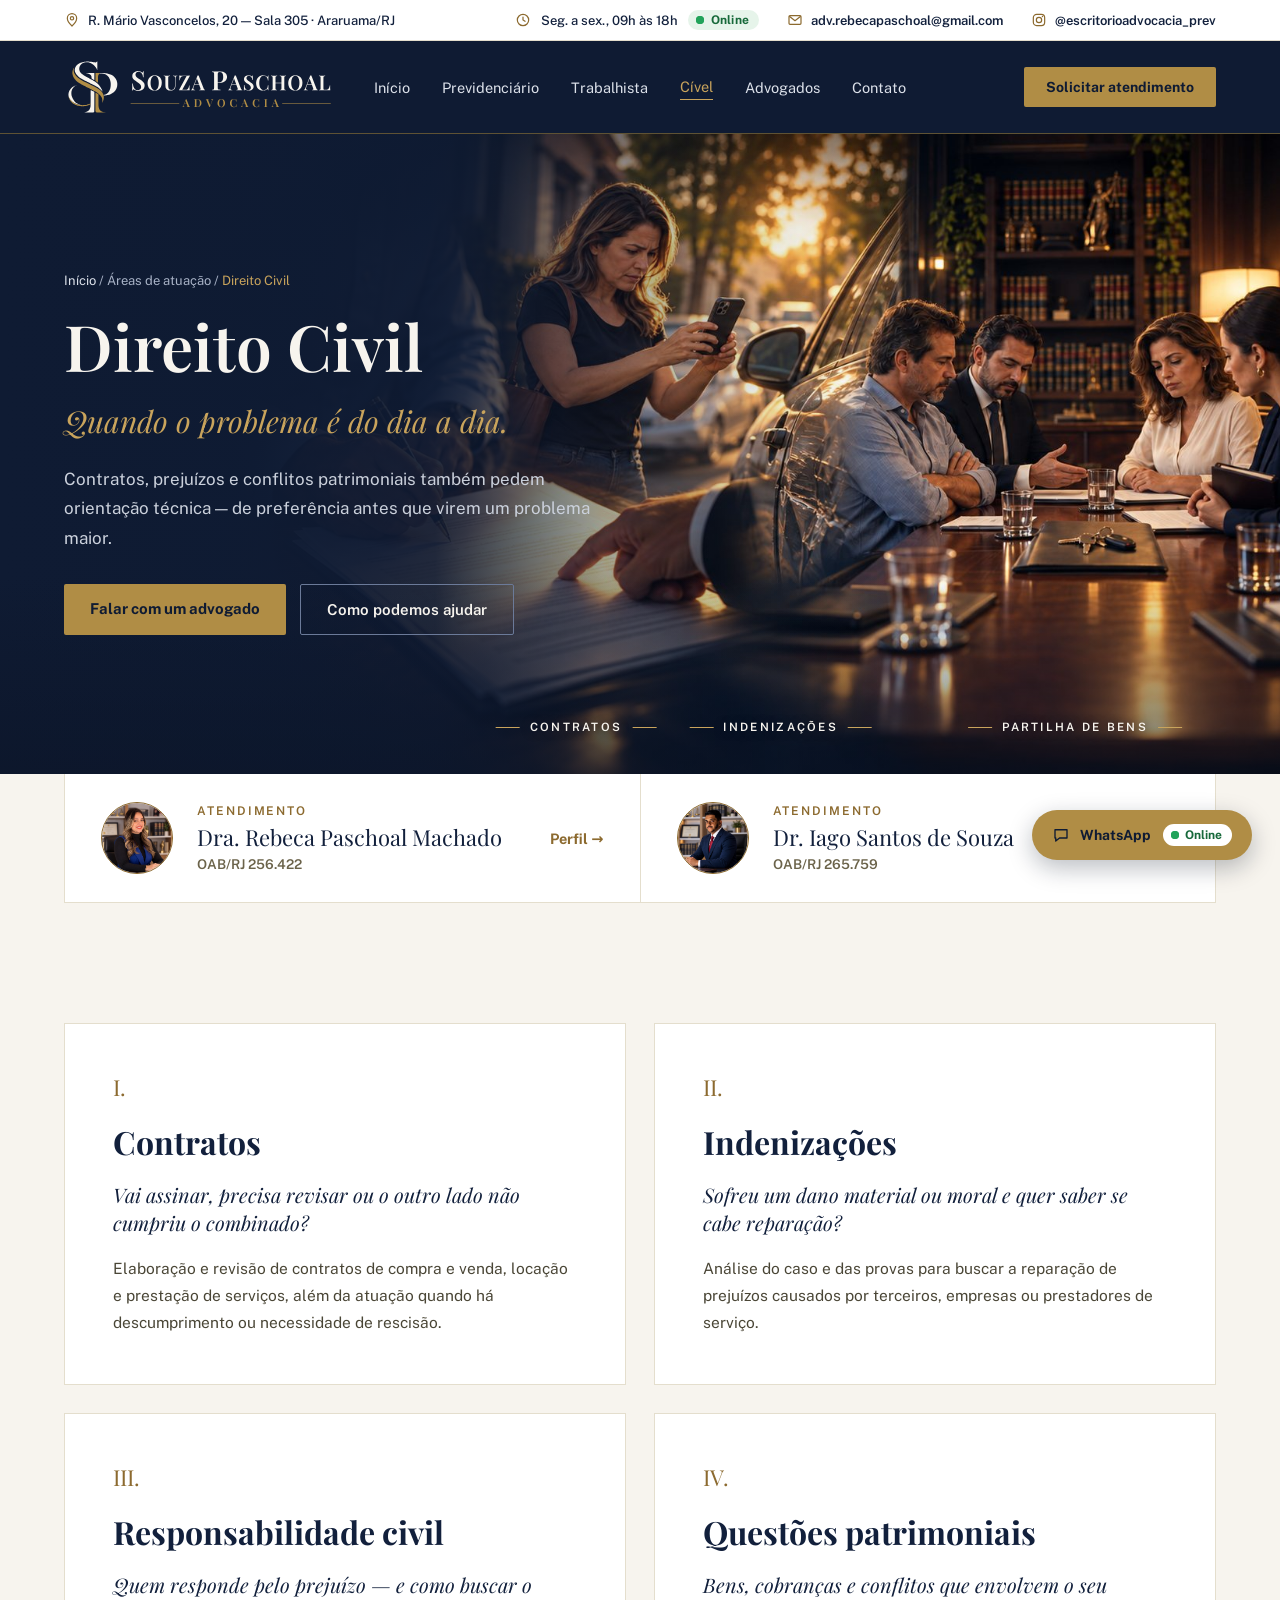
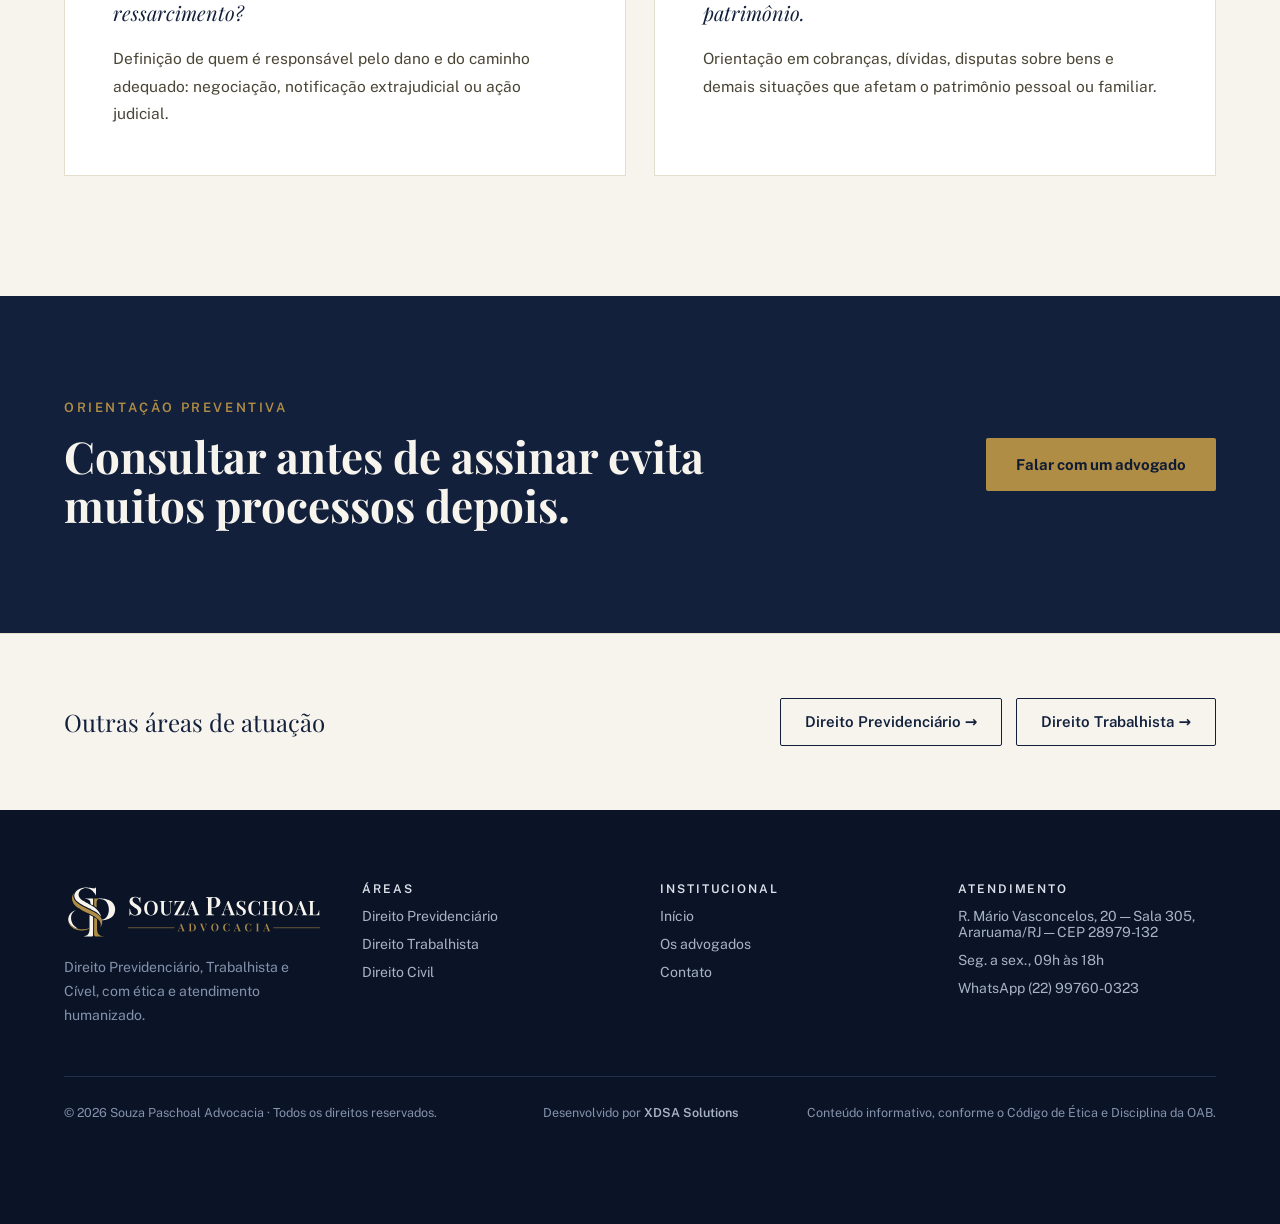
<file: civel.html>
<!doctype html>
<html lang="pt-BR">
<head>
<meta charset="utf-8">
<meta name="viewport" content="width=device-width, initial-scale=1">
<link rel="icon" href="assets/favicon.svg" type="image/svg+xml">
<link rel="icon" href="assets/favicon-32.png" sizes="32x32" type="image/png">
<link rel="apple-touch-icon" href="assets/apple-touch-icon.png">
<title>Direito Civil — Souza Paschoal Advocacia</title>
<link rel="stylesheet" href="https://fonts.googleapis.com/css2?family=Playfair+Display:ital,wght@0,500;0,600;0,700;1,500;1,600&family=Public+Sans:wght@400;500;600;700&display=swap">
<link rel="stylesheet" href="css/style.css">
</head>
<body>
<div style="width: 100%; min-height: 100vh; display: flex; flex-direction: column; background: #F7F4EE;">

  <div class="site-top" style="position: sticky; top: 0; z-index: 50; width: 100%; display: flex; flex-direction: column;">
    <div class="topbar" style="width: 100%; padding: 10px 64px; background: #FFFFFF; color: #12203C; font-size: 13px; font-weight: 500; border-bottom: 1px solid #E4DECD;">
    <div style="width: 100%; max-width: 1280px; margin: 0 auto; display: flex; justify-content: space-between; align-items: center; gap: 24px;">
      <a class="nav-link" href="contato.html#localizacao" title="Ver localização do escritório" style="display: flex; align-items: center; gap: 8px; color: #12203C;">
        <svg width="16" height="16" viewBox="0 0 24 24" fill="none" xmlns="http://www.w3.org/2000/svg" aria-hidden="true"><path d="M12 21s-7-6.2-7-11.5A7 7 0 0 1 19 9.5C19 14.8 12 21 12 21z" stroke="#8C6A2F" stroke-width="1.8" stroke-linejoin="round"></path><circle cx="12" cy="9.5" r="2.5" stroke="#8C6A2F" stroke-width="1.8"></circle></svg>
        R. Mário Vasconcelos, 20 — Sala 305 · Araruama/RJ
      </a>
      <span style="display: flex; align-items: center; gap: 28px;">
        <span style="display: flex; align-items: center; gap: 10px;">
          <svg width="16" height="16" viewBox="0 0 24 24" fill="none" xmlns="http://www.w3.org/2000/svg" aria-hidden="true"><circle cx="12" cy="12" r="8.5" stroke="#8C6A2F" stroke-width="1.8"></circle><path d="M12 7.5V12l3 2" stroke="#8C6A2F" stroke-width="1.8" stroke-linecap="round"></path></svg>
          Seg. a sex., 09h às 18h
          <span class="js-status-chip" style="display: inline-flex; align-items: center; gap: 7px; padding: 3px 10px 3px 8px; border-radius: 12px; font-size: 12px; font-weight: 700; letter-spacing: 0.02em;"><span style="position: relative; flex: 0 0 8px; width: 8px; height: 8px; display: inline-block;"><span class="status-ring js-status-dot" style="position: absolute; top: 0; left: 0; width: 8px; height: 8px; border-radius: 50%;"></span><span class="js-status-dot" style="position: absolute; top: 0; left: 0; width: 8px; height: 8px; border-radius: 50%;"></span></span><span class="js-status-label"></span></span>
        </span>
        <a href="mailto:adv.rebecapaschoal@gmail.com" style="display: flex; align-items: center; gap: 8px; color: #12203C; font-weight: 600;">
          <svg width="16" height="16" viewBox="0 0 24 24" fill="none" xmlns="http://www.w3.org/2000/svg" aria-hidden="true"><rect x="3" y="5.5" width="18" height="13" rx="1.5" stroke="#8C6A2F" stroke-width="1.8"></rect><path d="M3.5 6.5 12 13l8.5-6.5" stroke="#8C6A2F" stroke-width="1.8" stroke-linejoin="round"></path></svg>
          adv.rebecapaschoal@gmail.com
        </a>
        <a href="https://www.instagram.com/escritorioadvocacia_prev" target="_blank" rel="noopener" style="display: flex; align-items: center; gap: 8px; color: #12203C; font-weight: 600;">
          <svg width="16" height="16" viewBox="0 0 24 24" fill="none" xmlns="http://www.w3.org/2000/svg" aria-hidden="true"><rect x="3.5" y="3.5" width="17" height="17" rx="5" stroke="#8C6A2F" stroke-width="1.8"></rect><circle cx="12" cy="12" r="4" stroke="#8C6A2F" stroke-width="1.8"></circle><circle cx="17.2" cy="6.8" r="1.1" fill="#8C6A2F"></circle></svg>
          @escritorioadvocacia_prev
        </a>
      </span>
    </div>
    </div>
    <header class="site-header" style="width: 100%; padding: 16px 64px; background: #0F1B33; border-bottom: 1px solid #5E5234;">
      <div class="header-inner" style="width: 100%; max-width: 1280px; margin: 0 auto; display: grid; grid-template-columns: minmax(0, 1fr) auto minmax(0, 1fr); align-items: center; gap: 32px;">
      <a href="index.html" aria-label="Souza Paschoal Advocacia — página inicial" style="justify-self: start; display: flex; align-items: center;"><img class="brand-logo" src="assets/logo-horizontal-negativo.svg" alt="Souza Paschoal Advocacia" width="269" height="60" style="height: 60px; width: auto; display: block;"></a>
      <nav id="menu-principal" class="main-nav" style="display: flex; justify-content: center; align-items: center; gap: 32px;">
        <a class="nav-link" href="index.html" style="font-size: 14.5px; color: #DCE1EA;">Início</a>
        <a class="nav-link" href="previdenciario.html" style="font-size: 14.5px; color: #DCE1EA;">Previdenciário</a>
        <a class="nav-link" href="trabalhista.html" style="font-size: 14.5px; color: #DCE1EA;">Trabalhista</a>
        <a class="nav-link" href="civel.html" style="font-size: 14.5px; color: #C9A45C; padding: 4px 0; border-bottom: 1px solid #C9A45C;">Cível</a>
        <a class="nav-link" href="sobre.html" style="font-size: 14.5px; color: #DCE1EA;">Advogados</a>
        <a class="nav-link" href="contato.html" style="font-size: 14.5px; color: #DCE1EA;">Contato</a>
        <a class="btn-gold nav-cta" href="contato.html">Solicitar atendimento</a>
      </nav>
      <a class="btn-gold header-cta" href="contato.html" style="justify-self: end; padding: 12px 22px; background: #B08D45; color: #0F1B33; font-size: 14px; font-weight: 700; border-radius: 2px;">Solicitar atendimento</a>
      <button class="nav-toggle" type="button" aria-label="Abrir menu" aria-expanded="false" aria-controls="menu-principal"><span></span><span></span><span></span></button>
      </div>
    </header>
  </div>

  <section id="topo" class="hero" style="position: relative; width: 100%; height: clamp(640px, 33vw, calc(100vh - 130px)); padding: 0 64px; background: #0F1B33; overflow: hidden; display: flex; align-items: center;">
    <img src="assets/hero-civel.jpg" alt="Três situações do Direito Civil: assinatura de contrato, dano em veículo e reunião de partilha de bens" style="position: absolute; top: 0; left: 0; width: 100%; height: 100%; object-fit: cover; object-position: 80% 10%; display: block;">
    <div style="position: absolute; top: 0; left: 0; width: 100%; height: 100%; background: linear-gradient(90deg, rgba(15,27,51,1) 0%, rgba(15,27,51,0.92) 34%, rgba(15,27,51,0.4) 47%, rgba(15,27,51,0.08) 60%, rgba(15,27,51,0) 70%);"></div>
    <div style="position: absolute; left: 0; bottom: 0; width: 100%; height: 200px; background: linear-gradient(0deg, rgba(11,20,39,0.6) 0%, rgba(11,20,39,0) 100%);"></div>
    <span style="position: absolute; left: 45%; bottom: 40px; transform: translateX(-50%); z-index: 2; display: flex; align-items: center; gap: 10px; white-space: nowrap; font-size: 11.5px; letter-spacing: 0.2em; text-transform: uppercase; color: #F7F4EE; font-weight: 600; text-shadow: 0 1px 8px rgba(11,20,39,0.9);"><span style="width: 24px; height: 1px; background: #C9A45C;"></span>Contratos<span style="width: 24px; height: 1px; background: #C9A45C;"></span></span>
    <span style="position: absolute; left: 61%; bottom: 40px; transform: translateX(-50%); z-index: 2; display: flex; align-items: center; gap: 10px; white-space: nowrap; font-size: 11.5px; letter-spacing: 0.2em; text-transform: uppercase; color: #F7F4EE; font-weight: 600; text-shadow: 0 1px 8px rgba(11,20,39,0.9);"><span style="width: 24px; height: 1px; background: #C9A45C;"></span>Indenizações<span style="width: 24px; height: 1px; background: #C9A45C;"></span></span>
    <span style="position: absolute; left: 84%; bottom: 40px; transform: translateX(-50%); z-index: 2; display: flex; align-items: center; gap: 10px; white-space: nowrap; font-size: 11.5px; letter-spacing: 0.2em; text-transform: uppercase; color: #F7F4EE; font-weight: 600; text-shadow: 0 1px 8px rgba(11,20,39,0.9);"><span style="width: 24px; height: 1px; background: #C9A45C;"></span>Partilha de bens<span style="width: 24px; height: 1px; background: #C9A45C;"></span></span>
    <div style="position: relative; width: 100%; max-width: 1280px; margin: 0 auto;">
      <div style="width: 540px; display: flex; flex-direction: column; gap: 24px;">
        <span style="font-size: 13px; color: #A9B3C7;"><a href="index.html" style="color: #DCE1EA;">Início</a> / Áreas de atuação / <span style="color: #C9A45C;">Direito Civil</span></span>
        <h1 style="font-size: 64px; line-height: 1.05; color: #F7F4EE; font-weight: 600;">Direito Civil</h1>
        <p style="font-family: 'Playfair Display', serif; font-style: italic; font-size: 30px; line-height: 1.25; color: #C9A45C;">Quando o problema é do dia a dia.</p>
        <p style="font-size: 17px; line-height: 1.75; color: #CBD1DC;">Contratos, prejuízos e conflitos patrimoniais também pedem orientação técnica — de preferência antes que virem um problema maior.</p>
        <div style="display: flex; gap: 14px; margin-top: 6px;">
          <a class="btn-gold" href="contato.html" style="padding: 16px 26px; background: #B08D45; color: #0F1B33; font-size: 15px; font-weight: 700; border-radius: 2px;">Falar com um advogado</a>
          <a class="btn-ghost" href="#topicos" style="padding: 16px 26px; border: 1px solid #6B7A99; color: #F7F4EE; font-size: 15px; font-weight: 600; border-radius: 2px;">Como podemos ajudar</a>
        </div>
      </div>
    </div>
  </section>

  <section style="width: 100%; padding: 0 64px; background: #F7F4EE;">
    <div style="width: 100%; max-width: 1280px; margin: 0 auto; display: flex; background: #FFFFFF; border: 1px solid #E4DECD; border-top: 0;">
      <div style="flex: 1 1 0; display: flex; align-items: center; gap: 24px; padding: 28px 36px;">
        <span style="flex: 0 0 72px; width: 72px; height: 72px; border-radius: 50%; overflow: hidden; border: 1px solid #8C6A2F; background: #EEE8DA;"><img src="assets/rebeca-perfil.jpg" alt="Dra. Rebeca Paschoal Machado" style="width: 100%; height: 100%; object-fit: cover; object-position: 50% 22%; display: block;"></span>
        <span style="display: flex; flex-direction: column; gap: 4px;">
          <span style="font-size: 12px; letter-spacing: 0.16em; text-transform: uppercase; color: #8C6A2F; font-weight: 600;">Atendimento</span>
          <span style="font-family: 'Playfair Display', serif; font-size: 22px; color: #12203C;">Dra. Rebeca Paschoal Machado</span>
          <span style="font-size: 13.5px; color: #6B634A; font-weight: 600;">OAB/RJ 256.422</span>
        </span>
        <a class="more" href="sobre.html" style="margin-left: auto; font-size: 14.5px; font-weight: 700; color: #8C6A2F; white-space: nowrap;">Perfil →</a>
      </div>
      <div style="flex: 1 1 0; display: flex; align-items: center; gap: 24px; padding: 28px 36px; border-left: 1px solid #E4DECD;">
        <span style="flex: 0 0 72px; width: 72px; height: 72px; border-radius: 50%; overflow: hidden; border: 1px solid #8C6A2F; background: #EEE8DA;"><img src="assets/iago-perfil-civel.jpg" alt="Dr. Iago Santos de Souza" style="width: 100%; height: 100%; object-fit: cover; object-position: 45% 25%; display: block;"></span>
        <span style="display: flex; flex-direction: column; gap: 4px;">
          <span style="font-size: 12px; letter-spacing: 0.16em; text-transform: uppercase; color: #8C6A2F; font-weight: 600;">Atendimento</span>
          <span style="font-family: 'Playfair Display', serif; font-size: 22px; color: #12203C;">Dr. Iago Santos de Souza</span>
          <span style="font-size: 13.5px; color: #6B634A; font-weight: 600;">OAB/RJ 265.759</span>
        </span>
        <a class="more" href="sobre.html" style="margin-left: auto; font-size: 14.5px; font-weight: 700; color: #8C6A2F; white-space: nowrap;">Perfil →</a>
      </div>
    </div>
  </section>


  <section id="topicos" style="width: 100%; padding: 120px 64px; background: #F7F4EE;">
    <div style="width: 100%; max-width: 1280px; margin: 0 auto; display: grid; grid-template-columns: repeat(2, minmax(0, 1fr)); gap: 28px;">
      <div style="padding: 48px; background: #FFFFFF; border: 1px solid #E4DECD; display: flex; flex-direction: column; gap: 18px;">
        <span style="font-family: 'Playfair Display', serif; font-size: 22px; color: #8C6A2F;">I.</span>
        <h2 style="font-size: 32px; color: #12203C;">Contratos</h2>
        <p style="font-family: 'Playfair Display', serif; font-style: italic; font-size: 20px; line-height: 1.4; color: #12203C;">Vai assinar, precisa revisar ou o outro lado não cumpriu o combinado?</p>
        <p style="font-size: 15.5px; line-height: 1.75; color: #4A4636;">Elaboração e revisão de contratos de compra e venda, locação e prestação de serviços, além da atuação quando há descumprimento ou necessidade de rescisão.</p>
      </div>
      <div style="padding: 48px; background: #FFFFFF; border: 1px solid #E4DECD; display: flex; flex-direction: column; gap: 18px;">
        <span style="font-family: 'Playfair Display', serif; font-size: 22px; color: #8C6A2F;">II.</span>
        <h2 style="font-size: 32px; color: #12203C;">Indenizações</h2>
        <p style="font-family: 'Playfair Display', serif; font-style: italic; font-size: 20px; line-height: 1.4; color: #12203C;">Sofreu um dano material ou moral e quer saber se cabe reparação?</p>
        <p style="font-size: 15.5px; line-height: 1.75; color: #4A4636;">Análise do caso e das provas para buscar a reparação de prejuízos causados por terceiros, empresas ou prestadores de serviço.</p>
      </div>
      <div style="padding: 48px; background: #FFFFFF; border: 1px solid #E4DECD; display: flex; flex-direction: column; gap: 18px;">
        <span style="font-family: 'Playfair Display', serif; font-size: 22px; color: #8C6A2F;">III.</span>
        <h2 style="font-size: 32px; color: #12203C;">Responsabilidade civil</h2>
        <p style="font-family: 'Playfair Display', serif; font-style: italic; font-size: 20px; line-height: 1.4; color: #12203C;">Quem responde pelo prejuízo — e como buscar o ressarcimento?</p>
        <p style="font-size: 15.5px; line-height: 1.75; color: #4A4636;">Definição de quem é responsável pelo dano e do caminho adequado: negociação, notificação extrajudicial ou ação judicial.</p>
      </div>
      <div style="padding: 48px; background: #FFFFFF; border: 1px solid #E4DECD; display: flex; flex-direction: column; gap: 18px;">
        <span style="font-family: 'Playfair Display', serif; font-size: 22px; color: #8C6A2F;">IV.</span>
        <h2 style="font-size: 32px; color: #12203C;">Questões patrimoniais</h2>
        <p style="font-family: 'Playfair Display', serif; font-style: italic; font-size: 20px; line-height: 1.4; color: #12203C;">Bens, cobranças e conflitos que envolvem o seu patrimônio.</p>
        <p style="font-size: 15.5px; line-height: 1.75; color: #4A4636;">Orientação em cobranças, dívidas, disputas sobre bens e demais situações que afetam o patrimônio pessoal ou familiar.</p>
      </div>
    </div>
  </section>

  <section style="width: 100%; padding: 104px 64px; background: #12203C;">
    <div style="width: 100%; max-width: 1280px; margin: 0 auto; display: flex; justify-content: space-between; align-items: center; gap: 64px;">
      <div style="display: flex; flex-direction: column; gap: 16px; max-width: 760px;">
        <span style="font-size: 13px; letter-spacing: 0.2em; text-transform: uppercase; color: #B08D45; font-weight: 600;">Orientação preventiva</span>
        <h2 style="font-size: 44px; line-height: 1.12; color: #F7F4EE;">Consultar antes de assinar evita muitos processos depois.</h2>
      </div>
      <a class="btn-gold" href="https://wa.me/5522997600323?text=Ol%C3%A1%2C%20Dra.%20Rebeca%20e%20Dr.%20Iago%21%20Vim%20pelo%20site%20e%20gostaria%20de%20falar%20sobre%20Direito%20Civil." target="_blank" rel="noopener" style="flex: 0 0 auto; padding: 18px 30px; background: #B08D45; color: #0F1B33; font-size: 15px; font-weight: 700; border-radius: 2px;">Falar com um advogado</a>
    </div>
  </section>

  <section style="width: 100%; padding: 64px; background: #F7F4EE; border-top: 1px solid #E4DECD;">
    <div style="width: 100%; max-width: 1280px; margin: 0 auto; display: flex; justify-content: space-between; align-items: center; gap: 40px;">
      <span style="font-family: 'Playfair Display', serif; font-size: 24px; color: #12203C;">Outras áreas de atuação</span>
      <div style="display: flex; gap: 14px;">
        <a href="previdenciario.html" style="padding: 14px 24px; border: 1px solid #12203C; color: #12203C; font-size: 15px; font-weight: 600; border-radius: 2px;">Direito Previdenciário →</a>
        <a href="trabalhista.html" style="padding: 14px 24px; border: 1px solid #12203C; color: #12203C; font-size: 15px; font-weight: 600; border-radius: 2px;">Direito Trabalhista →</a>
      </div>
    </div>
  </section>

  <footer style="width: 100%; padding: 72px 64px 104px; background: #0B1427;">
    <div style="width: 100%; max-width: 1280px; margin: 0 auto; display: flex; flex-direction: column; gap: 48px;">
      <div style="display: grid; grid-template-columns: repeat(4, minmax(0, 1fr)); gap: 40px;">
        <div style="display: flex; flex-direction: column; gap: 14px;">
          <a href="index.html" aria-label="Souza Paschoal Advocacia — página inicial" style="display: flex; align-items: center;"><img src="assets/logo-horizontal-negativo.svg" alt="Souza Paschoal Advocacia" width="269" height="60" style="height: 60px; width: auto; max-width: 100%; display: block;"></a>
          <p style="font-size: 14px; line-height: 1.7; color: #8592AC;">Direito Previdenciário, Trabalhista e Cível, com ética e atendimento humanizado.</p>
        </div>
        <div style="display: flex; flex-direction: column; gap: 12px;">
          <span style="font-size: 12px; letter-spacing: 0.16em; text-transform: uppercase; color: #DCE1EA; font-weight: 600;">Áreas</span>
          <a class="nav-link" href="previdenciario.html" style="font-size: 14px; color: #A9B3C7;">Direito Previdenciário</a>
          <a class="nav-link" href="trabalhista.html" style="font-size: 14px; color: #A9B3C7;">Direito Trabalhista</a>
          <a class="nav-link" href="civel.html" style="font-size: 14px; color: #A9B3C7;">Direito Civil</a>
        </div>
        <div style="display: flex; flex-direction: column; gap: 12px;">
          <span style="font-size: 12px; letter-spacing: 0.16em; text-transform: uppercase; color: #DCE1EA; font-weight: 600;">Institucional</span>
          <a class="nav-link" href="index.html" style="font-size: 14px; color: #A9B3C7;">Início</a>
          <a class="nav-link" href="sobre.html" style="font-size: 14px; color: #A9B3C7;">Os advogados</a>
          <a class="nav-link" href="contato.html" style="font-size: 14px; color: #A9B3C7;">Contato</a>
        </div>
        <div style="display: flex; flex-direction: column; gap: 12px;">
          <span style="font-size: 12px; letter-spacing: 0.16em; text-transform: uppercase; color: #DCE1EA; font-weight: 600;">Atendimento</span>
          <a class="nav-link" href="contato.html#localizacao" title="Ver localização do escritório" style="font-size: 14px; color: #A9B3C7;">R. Mário Vasconcelos, 20 — Sala 305, Araruama/RJ — CEP 28979-132</a>
          <span style="font-size: 14px; color: #A9B3C7;">Seg. a sex., 09h às 18h</span>
          <a class="nav-link" href="https://wa.me/5522997600323?text=Ol%C3%A1%2C%20Dra.%20Rebeca%20e%20Dr.%20Iago%21%20Vim%20pelo%20site%20e%20gostaria%20de%20falar%20sobre%20Direito%20Civil." target="_blank" rel="noopener" title="Falar pelo WhatsApp" style="font-size: 14px; color: #A9B3C7;">WhatsApp (22) 99760-0323</a>
        </div>
      </div>
      <div class="footer-bottom" style="display: grid; grid-template-columns: minmax(0, 1fr) auto minmax(0, 1fr); align-items: center; gap: 24px; padding-top: 28px; border-top: 1px solid #22304D; font-size: 12.5px; color: #8592AC;">
        <span>© 2026 Souza Paschoal Advocacia · Todos os direitos reservados.</span>
        <span style="text-align: center;">Desenvolvido por <a class="nav-link" href="https://xdsa.com.br" target="_blank" rel="noopener" style="color: #A9B3C7; font-weight: 600;">XDSA Solutions</a></span>
        <span style="text-align: right;">Conteúdo informativo, conforme o Código de Ética e Disciplina da OAB.</span>
      </div>
    </div>
  </footer>

  <a class="btn-gold js-status-aria" href="https://wa.me/5522997600323?text=Ol%C3%A1%2C%20Dra.%20Rebeca%20e%20Dr.%20Iago%21%20Vim%20pelo%20site%20e%20gostaria%20de%20falar%20sobre%20Direito%20Civil." target="_blank" rel="noopener" aria-label="Falar pelo WhatsApp" style="position: fixed; right: 28px; bottom: 40px; z-index: 60; display: flex; align-items: center; gap: 10px; padding: 14px 20px; min-height: 48px; background: #B08D45; color: #0F1B33; font-size: 14px; font-weight: 700; border-radius: 28px; box-shadow: 0 8px 24px rgba(11,20,39,0.28);">
    <svg width="18" height="18" viewBox="0 0 24 24" fill="none" xmlns="http://www.w3.org/2000/svg" aria-hidden="true"><path d="M4 5h16v11H10l-5 4v-4H4z" stroke="#0F1B33" stroke-width="1.8" stroke-linejoin="round"></path></svg>
    WhatsApp
    <span style="display: inline-flex; align-items: center; gap: 6px; margin-left: 2px; padding: 4px 10px 4px 8px; border-radius: 12px; background: #FFFFFF; font-size: 12px; font-weight: 700;"><span style="position: relative; flex: 0 0 8px; width: 8px; height: 8px; display: inline-block;"><span class="status-ring js-status-dot" style="position: absolute; top: 0; left: 0; width: 8px; height: 8px; border-radius: 50%;"></span><span class="js-status-dot" style="position: absolute; top: 0; left: 0; width: 8px; height: 8px; border-radius: 50%;"></span></span><span class="js-status-label js-status-text-color"></span></span>
  </a>

</div>
<script src="js/site.js"></script>
</body>
</html>
</file>
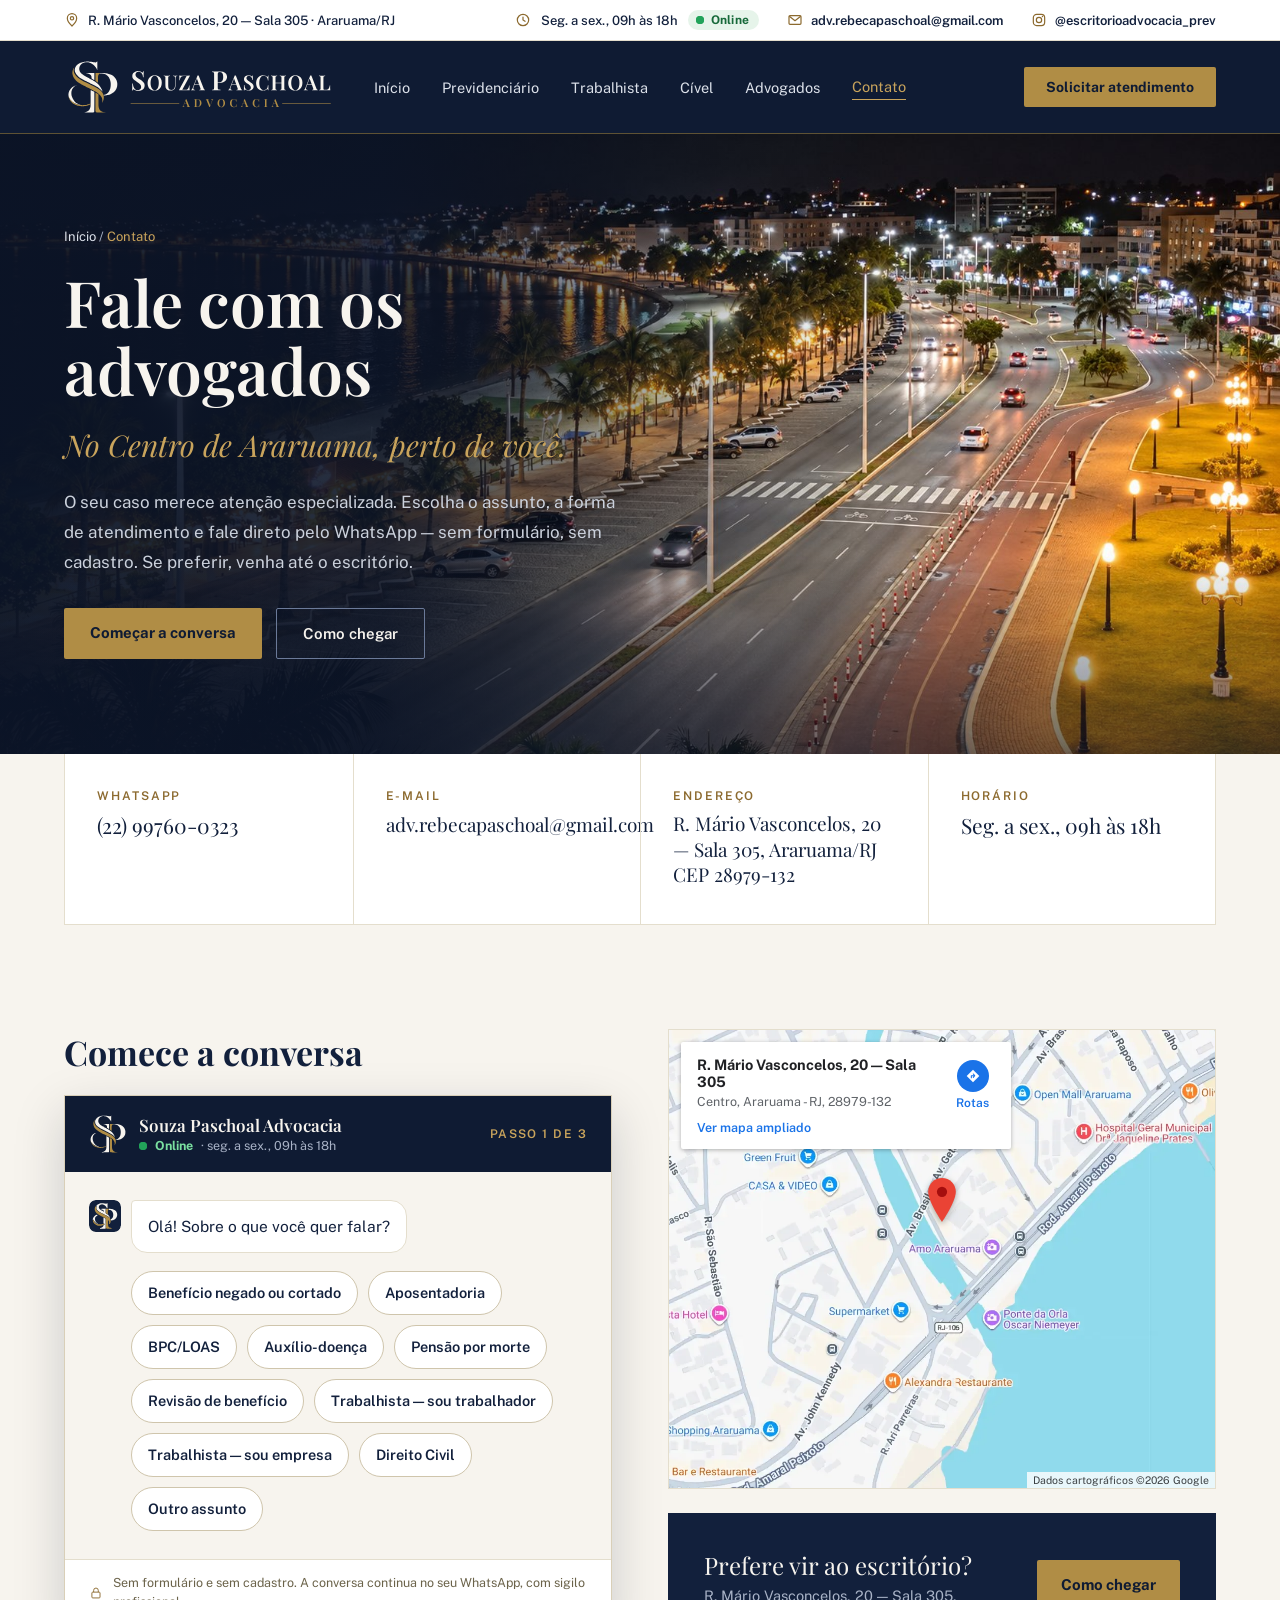
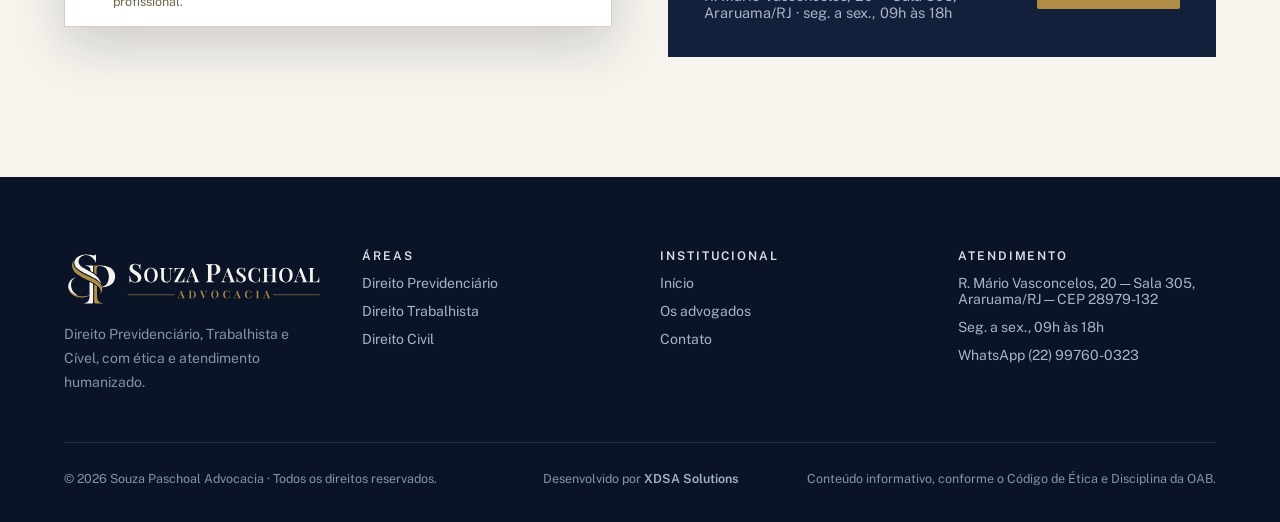
<file: contato.html>
<!doctype html>
<html lang="pt-BR">
<head>
<meta charset="utf-8">
<meta name="viewport" content="width=device-width, initial-scale=1">
<link rel="icon" href="assets/favicon.svg" type="image/svg+xml">
<link rel="icon" href="assets/favicon-32.png" sizes="32x32" type="image/png">
<link rel="apple-touch-icon" href="assets/apple-touch-icon.png">
<title>Contato — Souza Paschoal Advocacia</title>
<link rel="stylesheet" href="https://fonts.googleapis.com/css2?family=Playfair+Display:ital,wght@0,500;0,600;0,700;1,500;1,600&family=Public+Sans:wght@400;500;600;700&display=swap">
<link rel="stylesheet" href="css/style.css">
<style>
  .gm-link:hover{ text-decoration:underline; }
  .gm-route:hover{ background:#E8F0FE; }
</style>
</head>
<body>
<div style="width: 100%; min-height: 100vh; display: flex; flex-direction: column; background: #F7F4EE;">

  <div class="site-top" style="position: sticky; top: 0; z-index: 50; width: 100%; display: flex; flex-direction: column;">
    <div class="topbar" style="width: 100%; padding: 10px 64px; background: #FFFFFF; color: #12203C; font-size: 13px; font-weight: 500; border-bottom: 1px solid #E4DECD;">
    <div style="width: 100%; max-width: 1280px; margin: 0 auto; display: flex; justify-content: space-between; align-items: center; gap: 24px;">
      <a class="nav-link" href="#localizacao" title="Ver localização do escritório" style="display: flex; align-items: center; gap: 8px; color: #12203C;">
        <svg width="16" height="16" viewBox="0 0 24 24" fill="none" xmlns="http://www.w3.org/2000/svg" aria-hidden="true"><path d="M12 21s-7-6.2-7-11.5A7 7 0 0 1 19 9.5C19 14.8 12 21 12 21z" stroke="#8C6A2F" stroke-width="1.8" stroke-linejoin="round"></path><circle cx="12" cy="9.5" r="2.5" stroke="#8C6A2F" stroke-width="1.8"></circle></svg>
        R. Mário Vasconcelos, 20 — Sala 305 · Araruama/RJ
      </a>
      <span style="display: flex; align-items: center; gap: 28px;">
        <span style="display: flex; align-items: center; gap: 10px;">
          <svg width="16" height="16" viewBox="0 0 24 24" fill="none" xmlns="http://www.w3.org/2000/svg" aria-hidden="true"><circle cx="12" cy="12" r="8.5" stroke="#8C6A2F" stroke-width="1.8"></circle><path d="M12 7.5V12l3 2" stroke="#8C6A2F" stroke-width="1.8" stroke-linecap="round"></path></svg>
          Seg. a sex., 09h às 18h
          <span class="js-status-chip" style="display: inline-flex; align-items: center; gap: 7px; padding: 3px 10px 3px 8px; border-radius: 12px; font-size: 12px; font-weight: 700; letter-spacing: 0.02em;"><span style="position: relative; flex: 0 0 8px; width: 8px; height: 8px; display: inline-block;"><span class="status-ring js-status-dot" style="position: absolute; top: 0; left: 0; width: 8px; height: 8px; border-radius: 50%;"></span><span class="js-status-dot" style="position: absolute; top: 0; left: 0; width: 8px; height: 8px; border-radius: 50%;"></span></span><span class="js-status-label"></span></span>
        </span>
        <a href="mailto:adv.rebecapaschoal@gmail.com" style="display: flex; align-items: center; gap: 8px; color: #12203C; font-weight: 600;">
          <svg width="16" height="16" viewBox="0 0 24 24" fill="none" xmlns="http://www.w3.org/2000/svg" aria-hidden="true"><rect x="3" y="5.5" width="18" height="13" rx="1.5" stroke="#8C6A2F" stroke-width="1.8"></rect><path d="M3.5 6.5 12 13l8.5-6.5" stroke="#8C6A2F" stroke-width="1.8" stroke-linejoin="round"></path></svg>
          adv.rebecapaschoal@gmail.com
        </a>
        <a href="https://www.instagram.com/escritorioadvocacia_prev" target="_blank" rel="noopener" style="display: flex; align-items: center; gap: 8px; color: #12203C; font-weight: 600;">
          <svg width="16" height="16" viewBox="0 0 24 24" fill="none" xmlns="http://www.w3.org/2000/svg" aria-hidden="true"><rect x="3.5" y="3.5" width="17" height="17" rx="5" stroke="#8C6A2F" stroke-width="1.8"></rect><circle cx="12" cy="12" r="4" stroke="#8C6A2F" stroke-width="1.8"></circle><circle cx="17.2" cy="6.8" r="1.1" fill="#8C6A2F"></circle></svg>
          @escritorioadvocacia_prev
        </a>
      </span>
    </div>
    </div>
    <header class="site-header" style="width: 100%; padding: 16px 64px; background: #0F1B33; border-bottom: 1px solid #5E5234;">
      <div class="header-inner" style="width: 100%; max-width: 1280px; margin: 0 auto; display: grid; grid-template-columns: minmax(0, 1fr) auto minmax(0, 1fr); align-items: center; gap: 32px;">
      <a href="index.html" aria-label="Souza Paschoal Advocacia — página inicial" style="justify-self: start; display: flex; align-items: center;"><img class="brand-logo" src="assets/logo-horizontal-negativo.svg" alt="Souza Paschoal Advocacia" width="269" height="60" style="height: 60px; width: auto; display: block;"></a>
      <nav id="menu-principal" class="main-nav" style="display: flex; justify-content: center; align-items: center; gap: 32px;">
        <a class="nav-link" href="index.html" style="font-size: 14.5px; color: #DCE1EA;">Início</a>
        <a class="nav-link" href="previdenciario.html" style="font-size: 14.5px; color: #DCE1EA;">Previdenciário</a>
        <a class="nav-link" href="trabalhista.html" style="font-size: 14.5px; color: #DCE1EA;">Trabalhista</a>
        <a class="nav-link" href="civel.html" style="font-size: 14.5px; color: #DCE1EA;">Cível</a>
        <a class="nav-link" href="sobre.html" style="font-size: 14.5px; color: #DCE1EA;">Advogados</a>
        <a class="nav-link" href="contato.html" style="font-size: 14.5px; color: #C9A45C; padding: 4px 0; border-bottom: 1px solid #C9A45C;">Contato</a>
        <a class="btn-gold nav-cta" href="contato.html">Solicitar atendimento</a>
      </nav>
      <a class="btn-gold header-cta" href="contato.html" style="justify-self: end; padding: 12px 22px; background: #B08D45; color: #0F1B33; font-size: 14px; font-weight: 700; border-radius: 2px;">Solicitar atendimento</a>
      <button class="nav-toggle" type="button" aria-label="Abrir menu" aria-expanded="false" aria-controls="menu-principal"><span></span><span></span><span></span></button>
      </div>
    </header>
  </div>

  <section id="topo" class="hero" style="position: relative; width: 100%; height: clamp(620px, 32vw, calc(100vh - 130px)); padding: 0 64px; background: #0B1427; overflow: hidden; display: flex; align-items: center;">
    <img src="assets/hero-contato.jpg" alt="Orla de Araruama à noite, com a avenida iluminada, palmeiras e a lagoa ao fundo" style="position: absolute; top: 0; left: 0; width: 100%; height: 100%; object-fit: cover; object-position: 50% 55%; display: block;">
    <div style="position: absolute; top: 0; left: 0; width: 100%; height: 100%; background: linear-gradient(90deg, rgba(11,20,39,0.95) 0%, rgba(11,20,39,0.88) 30%, rgba(11,20,39,0.5) 45%, rgba(11,20,39,0.12) 60%, rgba(11,20,39,0) 70%);"></div>
    <div style="position: absolute; left: 0; bottom: 0; width: 100%; height: 200px; background: linear-gradient(0deg, rgba(11,20,39,0.6) 0%, rgba(11,20,39,0) 100%);"></div>
    <div style="position: relative; width: 100%; max-width: 1280px; margin: 0 auto;">
      <div style="width: 560px; display: flex; flex-direction: column; gap: 24px;">
        <span style="font-size: 13px; color: #A9B3C7;"><a href="index.html" style="color: #DCE1EA;">Início</a> / <span style="color: #C9A45C;">Contato</span></span>
        <h1 style="font-size: 64px; line-height: 1.05; color: #F7F4EE; font-weight: 600;">Fale com os advogados</h1>
        <p style="font-family: 'Playfair Display', serif; font-style: italic; font-size: 30px; line-height: 1.25; color: #C9A45C;">No Centro de Araruama, perto de você.</p>
        <p style="font-size: 17px; line-height: 1.75; color: #CBD1DC;">O seu caso merece atenção especializada. Escolha o assunto, a forma de atendimento e fale direto pelo WhatsApp — sem formulário, sem cadastro. Se preferir, venha até o escritório.</p>
        <div style="display: flex; gap: 14px; margin-top: 6px;">
          <a class="btn-gold" href="#localizacao" style="padding: 16px 26px; background: #B08D45; color: #0F1B33; font-size: 15px; font-weight: 700; border-radius: 2px;">Começar a conversa</a>
          <a class="btn-ghost" href="https://www.google.com/maps/dir/?api=1&amp;destination=R.+M%C3%A1rio+Vasconcelos%2C+20%2C+Araruama+-+RJ%2C+28979-132" target="_blank" rel="noopener" style="padding: 16px 26px; border: 1px solid #6B7A99; color: #F7F4EE; font-size: 15px; font-weight: 600; border-radius: 2px;">Como chegar</a>
        </div>
      </div>
    </div>
  </section>

  <section style="width: 100%; padding: 0 64px; background: #F7F4EE;">
    <div style="width: 100%; max-width: 1280px; margin: -1px auto 0; display: grid; grid-template-columns: repeat(4, minmax(0, 1fr)); background: #FFFFFF; border: 1px solid #E4DECD; border-top: 0;">
      <div style="padding: 36px 32px; display: flex; flex-direction: column; gap: 8px;"><span style="font-size: 12px; letter-spacing: 0.16em; text-transform: uppercase; color: #8C6A2F; font-weight: 600;">WhatsApp</span><a class="nav-link" href="https://wa.me/5522997600323?text=Ol%C3%A1%21%20Vim%20pelo%20site%20do%20escrit%C3%B3rio%20e%20gostaria%20de%20atendimento." target="_blank" rel="noopener" title="Falar pelo WhatsApp" style="font-family: 'Playfair Display', serif; font-size: 21px; color: #12203C;">(22) 99760-0323</a></div>
      <div style="padding: 36px 32px; display: flex; flex-direction: column; gap: 8px; border-left: 1px solid #E4DECD;"><span style="font-size: 12px; letter-spacing: 0.16em; text-transform: uppercase; color: #8C6A2F; font-weight: 600;">E-mail</span><a href="mailto:adv.rebecapaschoal@gmail.com" style="font-family: 'Playfair Display', serif; font-size: 19px; color: #12203C;">adv.rebecapaschoal@gmail.com</a></div>
      <div style="padding: 36px 32px; display: flex; flex-direction: column; gap: 8px; border-left: 1px solid #E4DECD;"><span style="font-size: 12px; letter-spacing: 0.16em; text-transform: uppercase; color: #8C6A2F; font-weight: 600;">Endereço</span><a class="nav-link" href="#localizacao" style="font-family: 'Playfair Display', serif; font-size: 19px; line-height: 1.35; color: #12203C;">R. Mário Vasconcelos, 20 — Sala 305, Araruama/RJ<br>CEP 28979-132</a></div>
      <div style="padding: 36px 32px; display: flex; flex-direction: column; gap: 8px; border-left: 1px solid #E4DECD;"><span style="font-size: 12px; letter-spacing: 0.16em; text-transform: uppercase; color: #8C6A2F; font-weight: 600;">Horário</span><span style="font-family: 'Playfair Display', serif; font-size: 21px; color: #12203C;">Seg. a sex., 09h às 18h</span></div>
    </div>
  </section>

  <section id="localizacao" style="width: 100%; padding: 104px 64px 120px; background: #F7F4EE;">
    <div style="width: 100%; max-width: 1280px; margin: 0 auto; display: grid; grid-template-columns: repeat(2, minmax(0, 1fr)); gap: 56px;">
      <div style="min-width: 0; display: flex; flex-direction: column; gap: 20px;">
        <h2 style="font-size: 34px; color: #12203C;">Comece a conversa</h2>
        <div data-faleconosco data-area="all" data-whatsapp="5522997600323"></div>
      </div>
      <div style="display: flex; flex-direction: column; gap: 24px;">
        <div style="flex: 1 1 0; min-height: 460px; position: relative; overflow: hidden; background: #E8EAED; border: 1px solid #E4DECD;">
          <a href="https://www.google.com/maps/search/?api=1&amp;query=R.+M%C3%A1rio+Vasconcelos%2C+20%2C+Araruama+-+RJ%2C+28979-132" target="_blank" rel="noopener" aria-label="Abrir a localização do escritório no Google Maps" style="position: absolute; top: 0; left: 0; width: 100%; height: 100%; display: block;">
            <img src="assets/mapa-contato.webp" alt="Mapa do Google com a localização do escritório na R. Mário Vasconcelos, 20, Centro de Araruama/RJ" style="position: absolute; top: 0; left: 0; width: 100%; height: 100%; object-fit: cover; object-position: 50% 42%; display: block;">
            <span aria-hidden="true" style="position: absolute; left: 50%; top: 42%; width: 30px; height: 44px; transform: translate(-50%, -100%); filter: drop-shadow(0 2px 3px rgba(0,0,0,0.35));"><svg width="30" height="44" viewBox="0 0 27 43" xmlns="http://www.w3.org/2000/svg"><path d="M13.5 0C6 0 0 6 0 13.5 0 23.6 13.5 43 13.5 43S27 23.6 27 13.5C27 6 21 0 13.5 0z" fill="#EA4335"></path><circle cx="13.5" cy="13.5" r="5" fill="#A50E0E"></circle></svg></span>
          </a>
          <div style="position: absolute; top: 12px; left: 12px; width: 330px; max-width: calc(100% - 24px); padding: 14px 16px; background: #FFFFFF; border-radius: 2px; box-shadow: 0 1px 4px rgba(0,0,0,0.3); display: flex; justify-content: space-between; align-items: flex-start; gap: 14px;">
            <span style="display: flex; flex-direction: column; gap: 3px; min-width: 0;">
              <span style="font-size: 14.5px; font-weight: 700; color: #202124;">R. Mário Vasconcelos, 20 — Sala 305</span>
              <span style="font-size: 12.5px; line-height: 1.45; color: #5F6368;">Centro, Araruama - RJ, 28979-132</span>
              <a class="gm-link" href="https://www.google.com/maps/search/?api=1&amp;query=R.+M%C3%A1rio+Vasconcelos%2C+20%2C+Araruama+-+RJ%2C+28979-132" target="_blank" rel="noopener" style="margin-top: 6px; font-size: 12.5px; font-weight: 600; color: #1A73E8;">Ver mapa ampliado</a>
            </span>
            <a class="gm-route" href="https://www.google.com/maps/dir/?api=1&amp;destination=R.+M%C3%A1rio+Vasconcelos%2C+20%2C+Araruama+-+RJ%2C+28979-132" target="_blank" rel="noopener" style="flex: 0 0 auto; display: flex; flex-direction: column; align-items: center; gap: 4px; padding: 4px 6px; border-radius: 4px; color: #1A73E8; font-size: 12px; font-weight: 600;">
              <span style="width: 32px; height: 32px; border-radius: 50%; background: #1A73E8; display: flex; align-items: center; justify-content: center;"><svg width="16" height="16" viewBox="0 0 24 24" fill="none" xmlns="http://www.w3.org/2000/svg" aria-hidden="true"><path d="M12 2.5 21.5 12 12 21.5 2.5 12z" fill="#FFFFFF"></path><path d="M9.5 14.5v-3h4.5M12.5 9l2 2.5-2 2.5" stroke="#1A73E8" stroke-width="1.6" stroke-linecap="round" stroke-linejoin="round"></path></svg></span>
              Rotas
            </a>
          </div>
          <span style="position: absolute; right: 0; bottom: 0; padding: 2px 6px; background: rgba(255,255,255,0.8); font-size: 10.5px; color: #3C4043;">Dados cartográficos ©2026 Google</span>
        </div>
        <div style="padding: 36px; background: #12203C; display: flex; justify-content: space-between; align-items: center; gap: 24px;">
          <div style="display: flex; flex-direction: column; gap: 6px;">
            <span style="font-family: 'Playfair Display', serif; font-size: 24px; color: #F7F4EE;">Prefere vir ao escritório?</span>
            <span style="font-size: 14.5px; color: #A9B3C7;">R. Mário Vasconcelos, 20 — Sala 305, Araruama/RJ · seg. a sex., 09h às 18h</span>
          </div>
          <a class="btn-gold" href="https://www.google.com/maps/dir/?api=1&amp;destination=R.+M%C3%A1rio+Vasconcelos%2C+20%2C+Araruama+-+RJ%2C+28979-132" target="_blank" rel="noopener" style="flex: 0 0 auto; padding: 16px 24px; background: #B08D45; color: #0F1B33; font-size: 15px; font-weight: 700; border-radius: 2px;">Como chegar</a>
        </div>
      </div>
    </div>
  </section>

  <footer style="width: 100%; padding: 72px 64px 36px; background: #0B1427;">
    <div style="width: 100%; max-width: 1280px; margin: 0 auto; display: flex; flex-direction: column; gap: 48px;">
      <div style="display: grid; grid-template-columns: repeat(4, minmax(0, 1fr)); gap: 40px;">
        <div style="display: flex; flex-direction: column; gap: 14px;">
          <a href="index.html" aria-label="Souza Paschoal Advocacia — página inicial" style="display: flex; align-items: center;"><img src="assets/logo-horizontal-negativo.svg" alt="Souza Paschoal Advocacia" width="269" height="60" style="height: 60px; width: auto; max-width: 100%; display: block;"></a>
          <p style="font-size: 14px; line-height: 1.7; color: #8592AC;">Direito Previdenciário, Trabalhista e Cível, com ética e atendimento humanizado.</p>
        </div>
        <div style="display: flex; flex-direction: column; gap: 12px;">
          <span style="font-size: 12px; letter-spacing: 0.16em; text-transform: uppercase; color: #DCE1EA; font-weight: 600;">Áreas</span>
          <a class="nav-link" href="previdenciario.html" style="font-size: 14px; color: #A9B3C7;">Direito Previdenciário</a>
          <a class="nav-link" href="trabalhista.html" style="font-size: 14px; color: #A9B3C7;">Direito Trabalhista</a>
          <a class="nav-link" href="civel.html" style="font-size: 14px; color: #A9B3C7;">Direito Civil</a>
        </div>
        <div style="display: flex; flex-direction: column; gap: 12px;">
          <span style="font-size: 12px; letter-spacing: 0.16em; text-transform: uppercase; color: #DCE1EA; font-weight: 600;">Institucional</span>
          <a class="nav-link" href="index.html" style="font-size: 14px; color: #A9B3C7;">Início</a>
          <a class="nav-link" href="sobre.html" style="font-size: 14px; color: #A9B3C7;">Os advogados</a>
          <a class="nav-link" href="contato.html" style="font-size: 14px; color: #A9B3C7;">Contato</a>
        </div>
        <div style="display: flex; flex-direction: column; gap: 12px;">
          <span style="font-size: 12px; letter-spacing: 0.16em; text-transform: uppercase; color: #DCE1EA; font-weight: 600;">Atendimento</span>
          <a class="nav-link" href="#localizacao" title="Ver localização do escritório" style="font-size: 14px; color: #A9B3C7;">R. Mário Vasconcelos, 20 — Sala 305, Araruama/RJ — CEP 28979-132</a>
          <span style="font-size: 14px; color: #A9B3C7;">Seg. a sex., 09h às 18h</span>
          <a class="nav-link" href="https://wa.me/5522997600323?text=Ol%C3%A1%21%20Vim%20pelo%20site%20do%20escrit%C3%B3rio%20e%20gostaria%20de%20atendimento." target="_blank" rel="noopener" title="Falar pelo WhatsApp" style="font-size: 14px; color: #A9B3C7;">WhatsApp (22) 99760-0323</a>
        </div>
      </div>
      <div class="footer-bottom" style="display: grid; grid-template-columns: minmax(0, 1fr) auto minmax(0, 1fr); align-items: center; gap: 24px; padding-top: 28px; border-top: 1px solid #22304D; font-size: 12.5px; color: #8592AC;">
        <span>© 2026 Souza Paschoal Advocacia · Todos os direitos reservados.</span>
        <span style="text-align: center;">Desenvolvido por <a class="nav-link" href="https://xdsa.com.br" target="_blank" rel="noopener" style="color: #A9B3C7; font-weight: 600;">XDSA Solutions</a></span>
        <span style="text-align: right;">Conteúdo informativo, conforme o Código de Ética e Disciplina da OAB.</span>
      </div>
    </div>
  </footer>

</div>
<script src="js/site.js"></script>
</body>
</html>
</file>
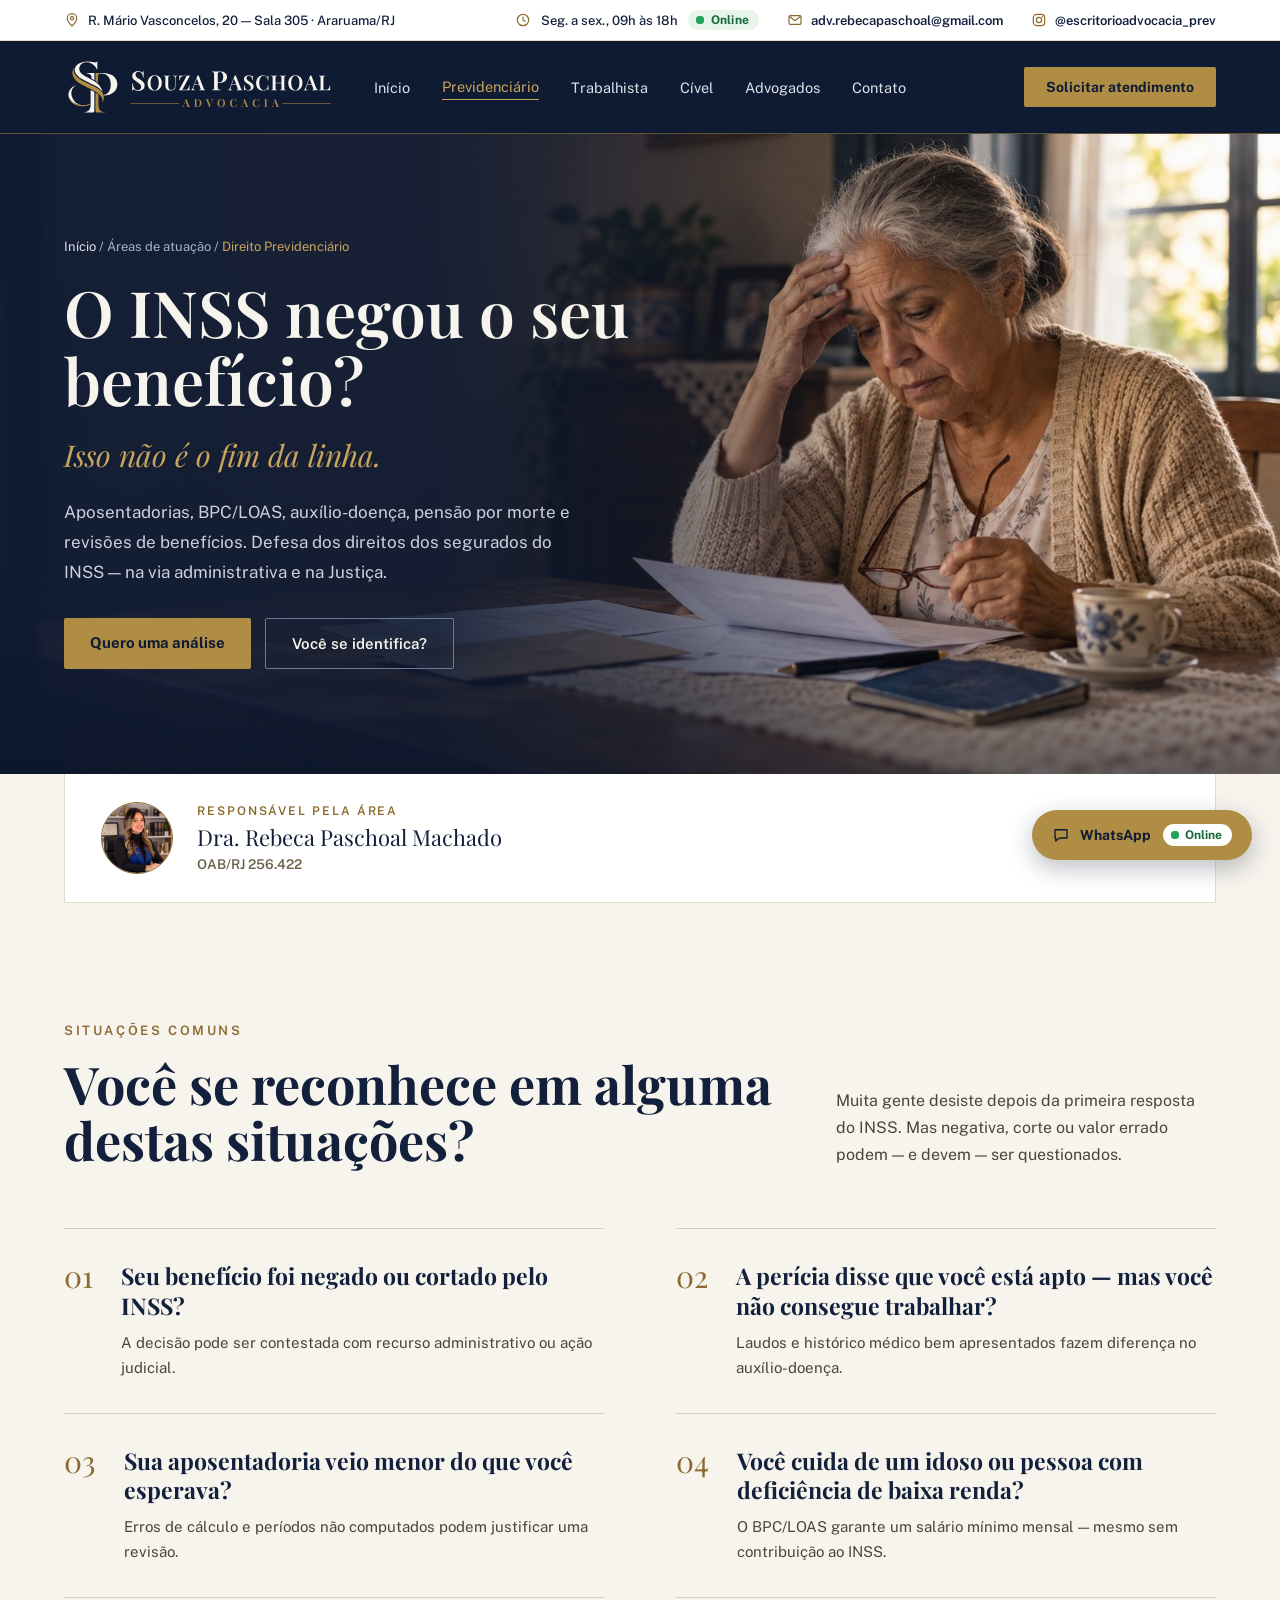
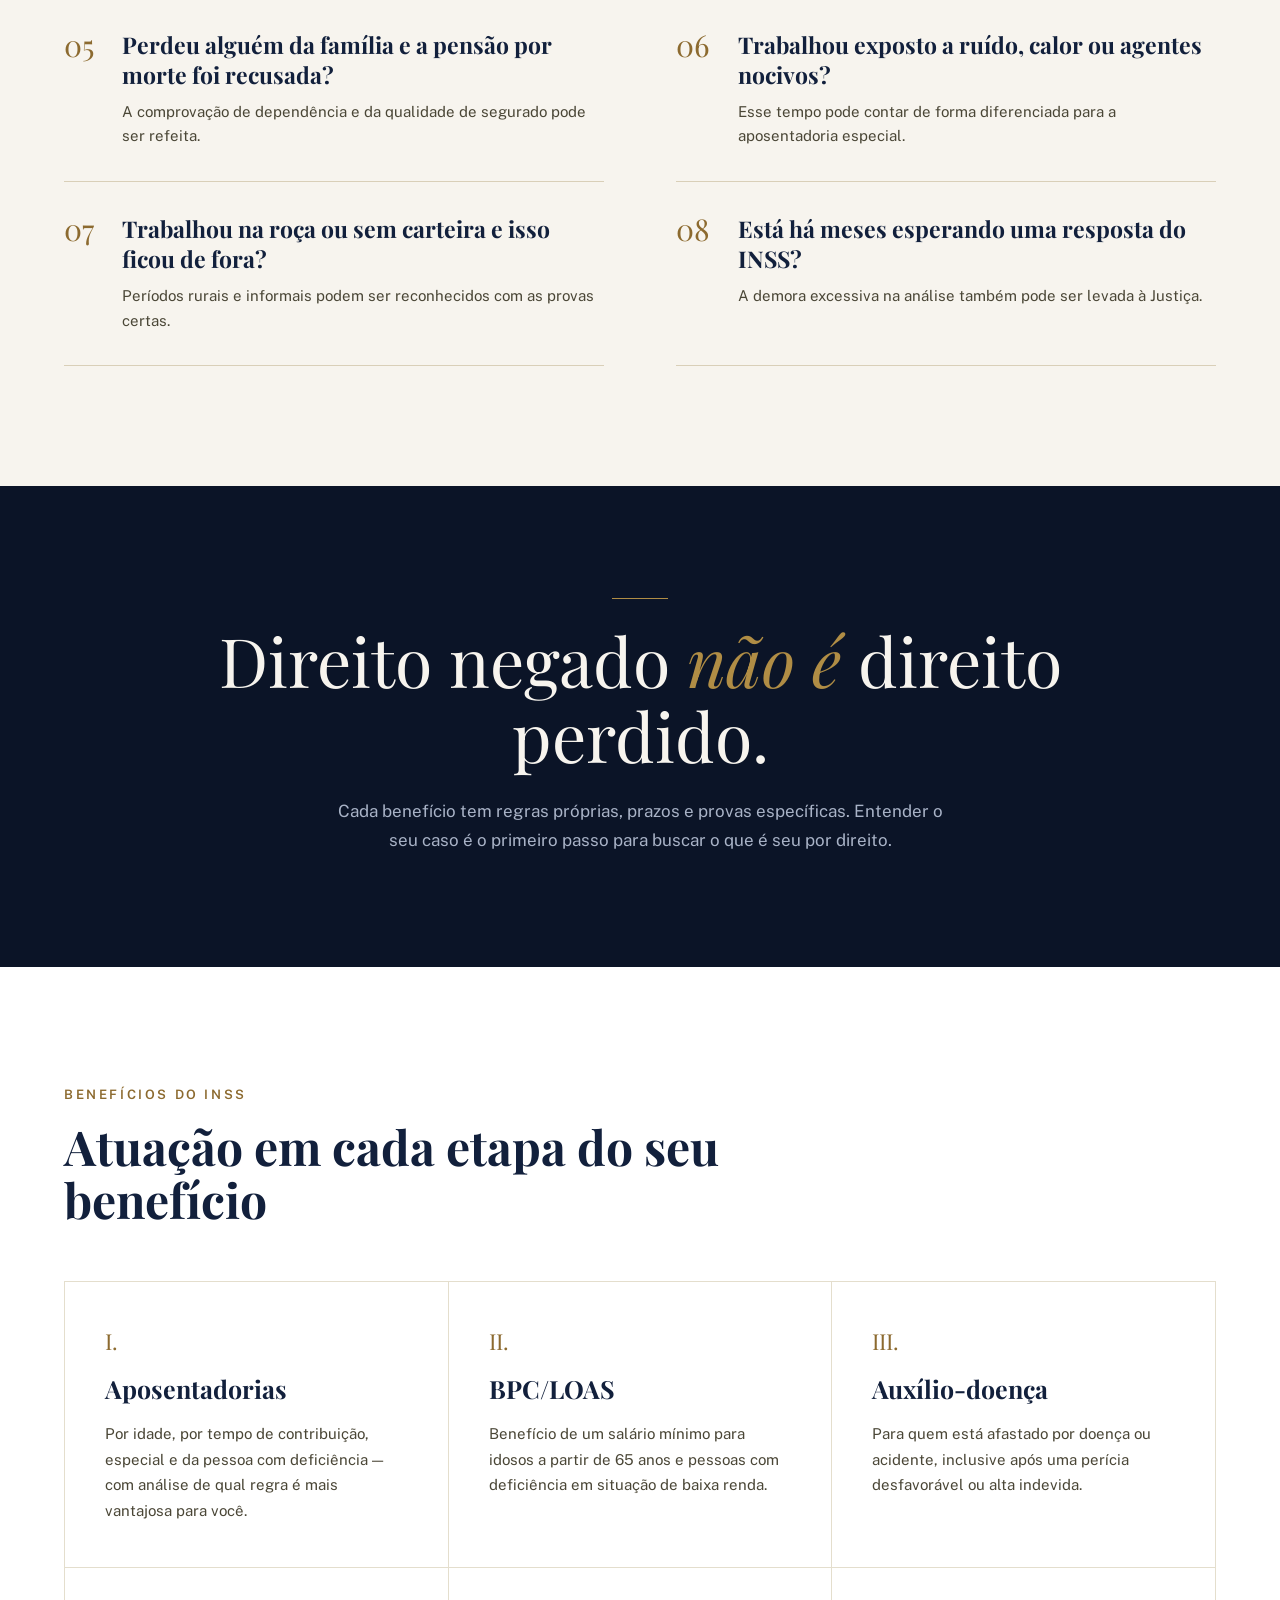
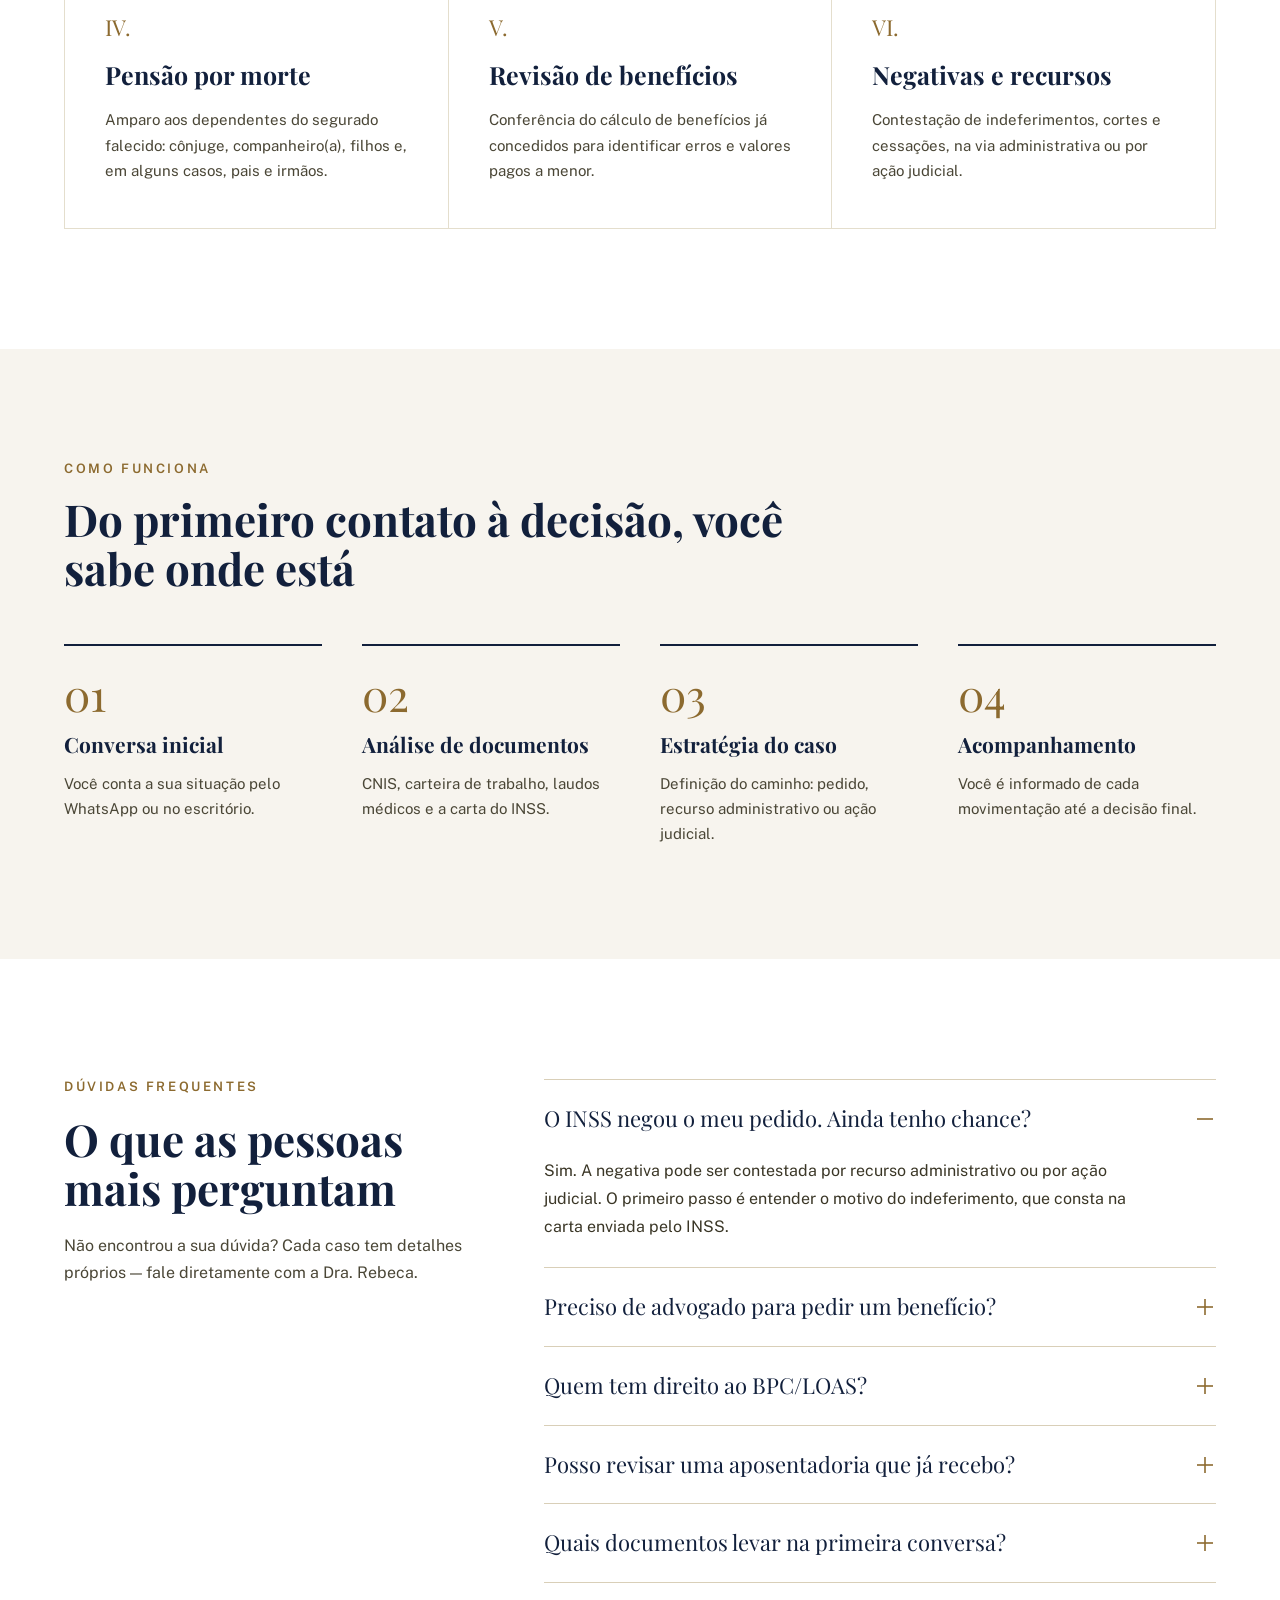
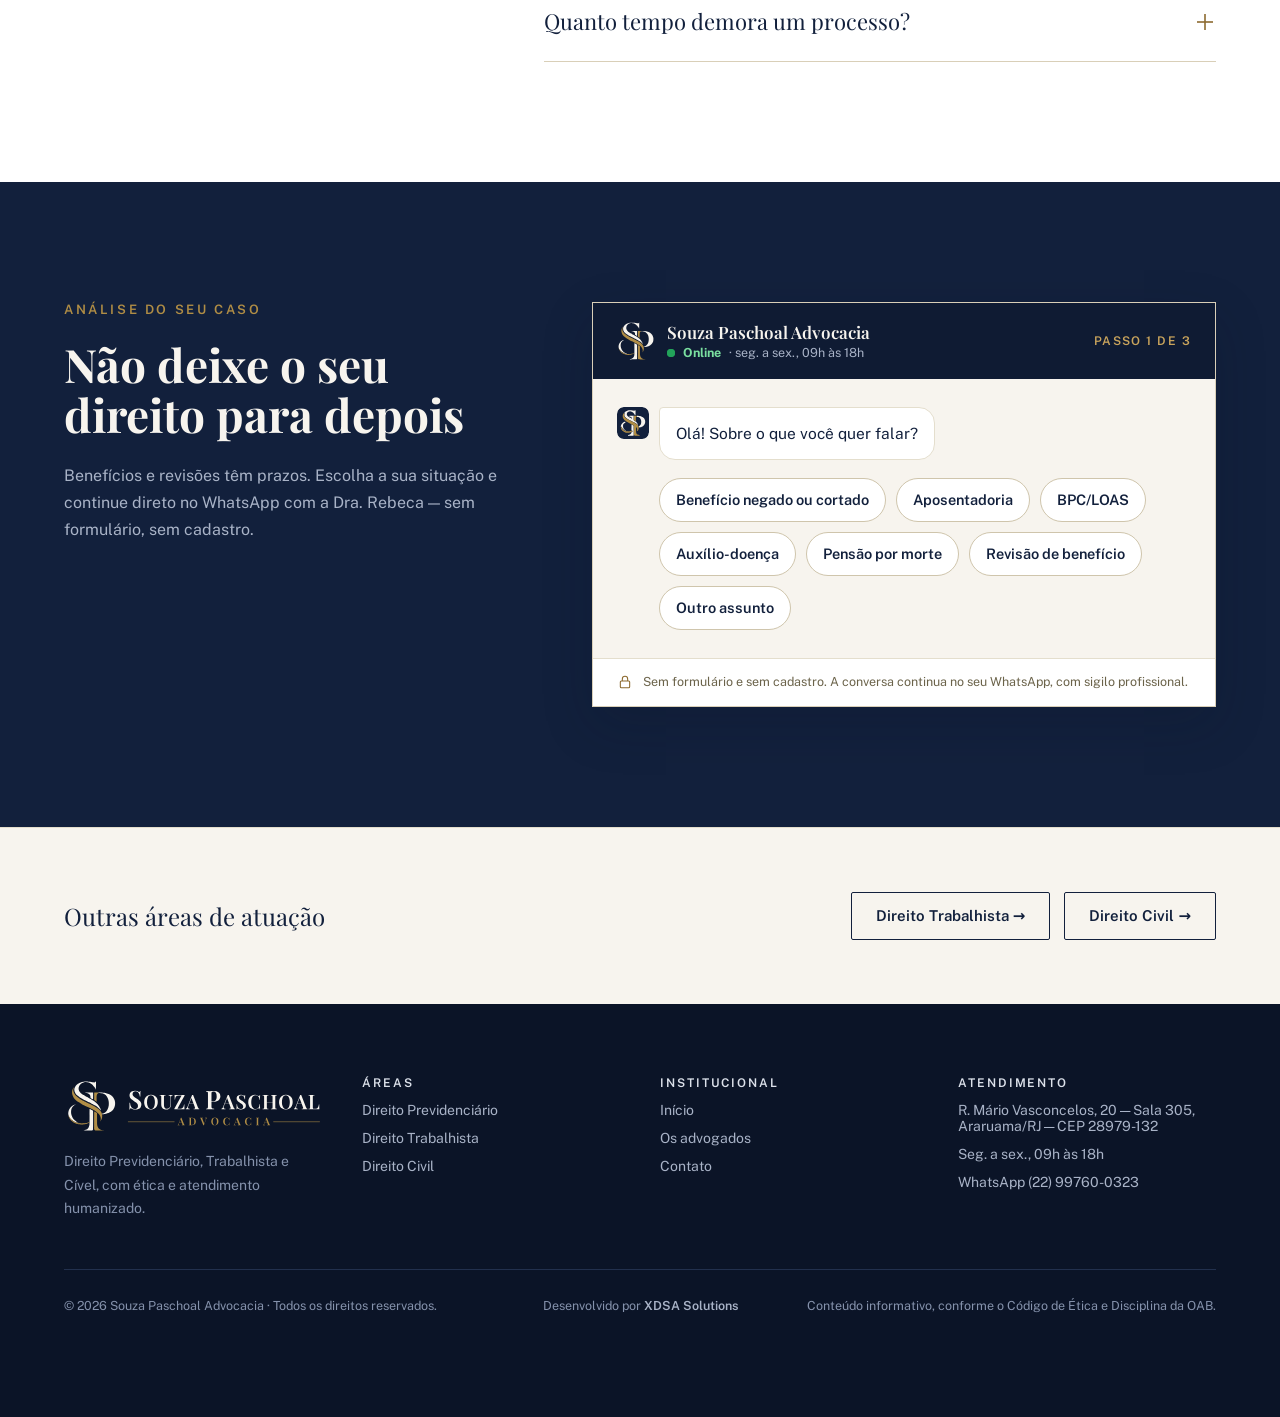
<file: previdenciario.html>
<!doctype html>
<html lang="pt-BR">
<head>
<meta charset="utf-8">
<meta name="viewport" content="width=device-width, initial-scale=1">
<link rel="icon" href="assets/favicon.svg" type="image/svg+xml">
<link rel="icon" href="assets/favicon-32.png" sizes="32x32" type="image/png">
<link rel="apple-touch-icon" href="assets/apple-touch-icon.png">
<title>Direito Previdenciário — Souza Paschoal Advocacia</title>
<link rel="stylesheet" href="https://fonts.googleapis.com/css2?family=Playfair+Display:ital,wght@0,500;0,600;0,700;1,500;1,600&family=Public+Sans:wght@400;500;600;700&display=swap">
<link rel="stylesheet" href="css/style.css">
<style>
  .faq-btn{ cursor:pointer; }
  .faq-btn:hover .faq-q{ color:#8C6A2F; }
</style>
</head>
<body>
<div style="width: 100%; min-height: 100vh; display: flex; flex-direction: column; background: #F7F4EE;">

  <div class="site-top" style="position: sticky; top: 0; z-index: 50; width: 100%; display: flex; flex-direction: column;">
    <div class="topbar" style="width: 100%; padding: 10px 64px; background: #FFFFFF; color: #12203C; font-size: 13px; font-weight: 500; border-bottom: 1px solid #E4DECD;">
    <div style="width: 100%; max-width: 1280px; margin: 0 auto; display: flex; justify-content: space-between; align-items: center; gap: 24px;">
      <a class="nav-link" href="contato.html#localizacao" title="Ver localização do escritório" style="display: flex; align-items: center; gap: 8px; color: #12203C;">
        <svg width="16" height="16" viewBox="0 0 24 24" fill="none" xmlns="http://www.w3.org/2000/svg" aria-hidden="true"><path d="M12 21s-7-6.2-7-11.5A7 7 0 0 1 19 9.5C19 14.8 12 21 12 21z" stroke="#8C6A2F" stroke-width="1.8" stroke-linejoin="round"></path><circle cx="12" cy="9.5" r="2.5" stroke="#8C6A2F" stroke-width="1.8"></circle></svg>
        R. Mário Vasconcelos, 20 — Sala 305 · Araruama/RJ
      </a>
      <span style="display: flex; align-items: center; gap: 28px;">
        <span style="display: flex; align-items: center; gap: 10px;">
          <svg width="16" height="16" viewBox="0 0 24 24" fill="none" xmlns="http://www.w3.org/2000/svg" aria-hidden="true"><circle cx="12" cy="12" r="8.5" stroke="#8C6A2F" stroke-width="1.8"></circle><path d="M12 7.5V12l3 2" stroke="#8C6A2F" stroke-width="1.8" stroke-linecap="round"></path></svg>
          Seg. a sex., 09h às 18h
          <span class="js-status-chip" style="display: inline-flex; align-items: center; gap: 7px; padding: 3px 10px 3px 8px; border-radius: 12px; font-size: 12px; font-weight: 700; letter-spacing: 0.02em;"><span style="position: relative; flex: 0 0 8px; width: 8px; height: 8px; display: inline-block;"><span class="status-ring js-status-dot" style="position: absolute; top: 0; left: 0; width: 8px; height: 8px; border-radius: 50%;"></span><span class="js-status-dot" style="position: absolute; top: 0; left: 0; width: 8px; height: 8px; border-radius: 50%;"></span></span><span class="js-status-label"></span></span>
        </span>
        <a href="mailto:adv.rebecapaschoal@gmail.com" style="display: flex; align-items: center; gap: 8px; color: #12203C; font-weight: 600;">
          <svg width="16" height="16" viewBox="0 0 24 24" fill="none" xmlns="http://www.w3.org/2000/svg" aria-hidden="true"><rect x="3" y="5.5" width="18" height="13" rx="1.5" stroke="#8C6A2F" stroke-width="1.8"></rect><path d="M3.5 6.5 12 13l8.5-6.5" stroke="#8C6A2F" stroke-width="1.8" stroke-linejoin="round"></path></svg>
          adv.rebecapaschoal@gmail.com
        </a>
        <a href="https://www.instagram.com/escritorioadvocacia_prev" target="_blank" rel="noopener" style="display: flex; align-items: center; gap: 8px; color: #12203C; font-weight: 600;">
          <svg width="16" height="16" viewBox="0 0 24 24" fill="none" xmlns="http://www.w3.org/2000/svg" aria-hidden="true"><rect x="3.5" y="3.5" width="17" height="17" rx="5" stroke="#8C6A2F" stroke-width="1.8"></rect><circle cx="12" cy="12" r="4" stroke="#8C6A2F" stroke-width="1.8"></circle><circle cx="17.2" cy="6.8" r="1.1" fill="#8C6A2F"></circle></svg>
          @escritorioadvocacia_prev
        </a>
      </span>
    </div>
    </div>
    <header class="site-header" style="width: 100%; padding: 16px 64px; background: #0F1B33; border-bottom: 1px solid #5E5234;">
      <div class="header-inner" style="width: 100%; max-width: 1280px; margin: 0 auto; display: grid; grid-template-columns: minmax(0, 1fr) auto minmax(0, 1fr); align-items: center; gap: 32px;">
      <a href="index.html" aria-label="Souza Paschoal Advocacia — página inicial" style="justify-self: start; display: flex; align-items: center;"><img class="brand-logo" src="assets/logo-horizontal-negativo.svg" alt="Souza Paschoal Advocacia" width="269" height="60" style="height: 60px; width: auto; display: block;"></a>
      <nav id="menu-principal" class="main-nav" style="display: flex; justify-content: center; align-items: center; gap: 32px;">
        <a class="nav-link" href="index.html" style="font-size: 14.5px; color: #DCE1EA;">Início</a>
        <a class="nav-link" href="previdenciario.html" style="font-size: 14.5px; color: #C9A45C; padding: 4px 0; border-bottom: 1px solid #C9A45C;">Previdenciário</a>
        <a class="nav-link" href="trabalhista.html" style="font-size: 14.5px; color: #DCE1EA;">Trabalhista</a>
        <a class="nav-link" href="civel.html" style="font-size: 14.5px; color: #DCE1EA;">Cível</a>
        <a class="nav-link" href="sobre.html" style="font-size: 14.5px; color: #DCE1EA;">Advogados</a>
        <a class="nav-link" href="contato.html" style="font-size: 14.5px; color: #DCE1EA;">Contato</a>
        <a class="btn-gold nav-cta" href="contato.html">Solicitar atendimento</a>
      </nav>
      <a class="btn-gold header-cta" href="contato.html" style="justify-self: end; padding: 12px 22px; background: #B08D45; color: #0F1B33; font-size: 14px; font-weight: 700; border-radius: 2px;">Solicitar atendimento</a>
      <button class="nav-toggle" type="button" aria-label="Abrir menu" aria-expanded="false" aria-controls="menu-principal"><span></span><span></span><span></span></button>
      </div>
    </header>
  </div>

  <section id="topo" class="hero" style="position: relative; width: 100%; height: clamp(640px, 33vw, calc(100vh - 130px)); padding: 0 64px; background: #12203C; overflow: hidden; display: flex; align-items: center;">
    <img src="assets/hero-previdenciario-senhora.jpg" alt="Senhora aposentada preocupada, analisando documentos à mesa de casa" style="position: absolute; top: 0; left: 0; width: 100%; height: 100%; object-fit: cover; object-position: 80% 10%; display: block;">
    <div style="position: absolute; top: 0; left: 0; width: 100%; height: 100%; background: linear-gradient(90deg, rgba(15,27,51,0.96) 0%, rgba(15,27,51,0.9) 34%, rgba(15,27,51,0.55) 52%, rgba(15,27,51,0.12) 68%, rgba(15,27,51,0) 78%);"></div>
    <div style="position: absolute; left: 0; bottom: 0; width: 100%; height: 180px; background: linear-gradient(0deg, rgba(11,20,39,0.55) 0%, rgba(11,20,39,0) 100%);"></div>
    <div style="position: relative; width: 100%; max-width: 1280px; margin: 0 auto;">
      <div style="width: 600px; display: flex; flex-direction: column; gap: 24px;">
        <span style="font-size: 13px; color: #A9B3C7;"><a href="index.html" style="color: #DCE1EA;">Início</a> / Áreas de atuação / <span style="color: #C9A45C;">Direito Previdenciário</span></span>
        <h1 style="font-size: 64px; line-height: 1.05; color: #F7F4EE; font-weight: 600;">O INSS negou o seu benefício?</h1>
        <p style="font-family: 'Playfair Display', serif; font-style: italic; font-size: 30px; line-height: 1.25; color: #C9A45C;">Isso não é o fim da linha.</p>
        <p style="max-width: 520px; font-size: 17px; line-height: 1.75; color: #CBD1DC;">Aposentadorias, BPC/LOAS, auxílio-doença, pensão por morte e revisões de benefícios. Defesa dos direitos dos segurados do INSS — na via administrativa e na Justiça.</p>
        <div style="display: flex; gap: 14px; margin-top: 6px;">
          <a class="btn-gold" href="#analise" style="padding: 16px 26px; background: #B08D45; color: #0F1B33; font-size: 15px; font-weight: 700; border-radius: 2px;">Quero uma análise</a>
          <a class="btn-ghost" href="#situacoes" style="padding: 16px 26px; border: 1px solid #6B7A99; color: #F7F4EE; font-size: 15px; font-weight: 600; border-radius: 2px;">Você se identifica?</a>
        </div>
      </div>
    </div>
  </section>

  <section style="width: 100%; padding: 0 64px; background: #F7F4EE;">
    <div style="width: 100%; max-width: 1280px; margin: 0 auto; display: flex; background: #FFFFFF; border: 1px solid #E4DECD; border-top: 0;">
      <div style="flex: 1 1 0; display: flex; align-items: center; gap: 24px; padding: 28px 36px;">
        <span style="flex: 0 0 72px; width: 72px; height: 72px; border-radius: 50%; overflow: hidden; border: 1px solid #8C6A2F; background: #EEE8DA;"><img src="assets/rebeca-perfil.jpg" alt="Dra. Rebeca Paschoal Machado" style="width: 100%; height: 100%; object-fit: cover; object-position: 50% 22%; display: block;"></span>
        <span style="display: flex; flex-direction: column; gap: 4px;">
          <span style="font-size: 12px; letter-spacing: 0.16em; text-transform: uppercase; color: #8C6A2F; font-weight: 600;">Responsável pela área</span>
          <span style="font-family: 'Playfair Display', serif; font-size: 22px; color: #12203C;">Dra. Rebeca Paschoal Machado</span>
          <span style="font-size: 13.5px; color: #6B634A; font-weight: 600;">OAB/RJ 256.422</span>
        </span>
        <a class="more" href="sobre.html" style="margin-left: auto; font-size: 14.5px; font-weight: 700; color: #8C6A2F; white-space: nowrap;">Conheça o perfil →</a>
      </div>
    </div>
  </section>


  <section id="situacoes" style="width: 100%; padding: 120px 64px; background: #F7F4EE;">
    <div style="width: 100%; max-width: 1280px; margin: 0 auto; display: flex; flex-direction: column; gap: 60px;">
      <div style="display: flex; justify-content: space-between; align-items: flex-end; gap: 64px;">
        <div style="display: flex; flex-direction: column; gap: 18px; max-width: 720px;">
          <span style="font-size: 13px; letter-spacing: 0.2em; text-transform: uppercase; color: #8C6A2F; font-weight: 600;">Situações comuns</span>
          <h2 style="font-size: 52px; line-height: 1.08; color: #12203C;">Você se reconhece em alguma destas situações?</h2>
        </div>
        <p style="max-width: 380px; font-size: 16px; line-height: 1.7; color: #4A4636;">Muita gente desiste depois da primeira resposta do INSS. Mas negativa, corte ou valor errado podem — e devem — ser questionados.</p>
      </div>
      <div style="display: grid; grid-template-columns: repeat(2, minmax(0, 1fr)); column-gap: 72px;">
        <div style="display: flex; gap: 28px; padding: 32px 0; border-top: 1px solid #D9CFB8;"><span style="font-family: 'Playfair Display', serif; font-size: 30px; color: #8C6A2F; line-height: 1;">01</span><div style="display: flex; flex-direction: column; gap: 10px;"><h3 style="font-size: 23px; line-height: 1.3; color: #12203C;">Seu benefício foi negado ou cortado pelo INSS?</h3><p style="font-size: 15px; line-height: 1.65; color: #4A4636;">A decisão pode ser contestada com recurso administrativo ou ação judicial.</p></div></div>
        <div style="display: flex; gap: 28px; padding: 32px 0; border-top: 1px solid #D9CFB8;"><span style="font-family: 'Playfair Display', serif; font-size: 30px; color: #8C6A2F; line-height: 1;">02</span><div style="display: flex; flex-direction: column; gap: 10px;"><h3 style="font-size: 23px; line-height: 1.3; color: #12203C;">A perícia disse que você está apto — mas você não consegue trabalhar?</h3><p style="font-size: 15px; line-height: 1.65; color: #4A4636;">Laudos e histórico médico bem apresentados fazem diferença no auxílio-doença.</p></div></div>
        <div style="display: flex; gap: 28px; padding: 32px 0; border-top: 1px solid #D9CFB8;"><span style="font-family: 'Playfair Display', serif; font-size: 30px; color: #8C6A2F; line-height: 1;">03</span><div style="display: flex; flex-direction: column; gap: 10px;"><h3 style="font-size: 23px; line-height: 1.3; color: #12203C;">Sua aposentadoria veio menor do que você esperava?</h3><p style="font-size: 15px; line-height: 1.65; color: #4A4636;">Erros de cálculo e períodos não computados podem justificar uma revisão.</p></div></div>
        <div style="display: flex; gap: 28px; padding: 32px 0; border-top: 1px solid #D9CFB8;"><span style="font-family: 'Playfair Display', serif; font-size: 30px; color: #8C6A2F; line-height: 1;">04</span><div style="display: flex; flex-direction: column; gap: 10px;"><h3 style="font-size: 23px; line-height: 1.3; color: #12203C;">Você cuida de um idoso ou pessoa com deficiência de baixa renda?</h3><p style="font-size: 15px; line-height: 1.65; color: #4A4636;">O BPC/LOAS garante um salário mínimo mensal — mesmo sem contribuição ao INSS.</p></div></div>
        <div style="display: flex; gap: 28px; padding: 32px 0; border-top: 1px solid #D9CFB8;"><span style="font-family: 'Playfair Display', serif; font-size: 30px; color: #8C6A2F; line-height: 1;">05</span><div style="display: flex; flex-direction: column; gap: 10px;"><h3 style="font-size: 23px; line-height: 1.3; color: #12203C;">Perdeu alguém da família e a pensão por morte foi recusada?</h3><p style="font-size: 15px; line-height: 1.65; color: #4A4636;">A comprovação de dependência e da qualidade de segurado pode ser refeita.</p></div></div>
        <div style="display: flex; gap: 28px; padding: 32px 0; border-top: 1px solid #D9CFB8;"><span style="font-family: 'Playfair Display', serif; font-size: 30px; color: #8C6A2F; line-height: 1;">06</span><div style="display: flex; flex-direction: column; gap: 10px;"><h3 style="font-size: 23px; line-height: 1.3; color: #12203C;">Trabalhou exposto a ruído, calor ou agentes nocivos?</h3><p style="font-size: 15px; line-height: 1.65; color: #4A4636;">Esse tempo pode contar de forma diferenciada para a aposentadoria especial.</p></div></div>
        <div style="display: flex; gap: 28px; padding: 32px 0; border-top: 1px solid #D9CFB8; border-bottom: 1px solid #D9CFB8;"><span style="font-family: 'Playfair Display', serif; font-size: 30px; color: #8C6A2F; line-height: 1;">07</span><div style="display: flex; flex-direction: column; gap: 10px;"><h3 style="font-size: 23px; line-height: 1.3; color: #12203C;">Trabalhou na roça ou sem carteira e isso ficou de fora?</h3><p style="font-size: 15px; line-height: 1.65; color: #4A4636;">Períodos rurais e informais podem ser reconhecidos com as provas certas.</p></div></div>
        <div style="display: flex; gap: 28px; padding: 32px 0; border-top: 1px solid #D9CFB8; border-bottom: 1px solid #D9CFB8;"><span style="font-family: 'Playfair Display', serif; font-size: 30px; color: #8C6A2F; line-height: 1;">08</span><div style="display: flex; flex-direction: column; gap: 10px;"><h3 style="font-size: 23px; line-height: 1.3; color: #12203C;">Está há meses esperando uma resposta do INSS?</h3><p style="font-size: 15px; line-height: 1.65; color: #4A4636;">A demora excessiva na análise também pode ser levada à Justiça.</p></div></div>
      </div>
    </div>
  </section>

  <section style="width: 100%; padding: 112px 64px; background: #0B1427; display: flex; flex-direction: column; align-items: center; gap: 24px; text-align: center;">
    <span style="width: 56px; height: 1px; background: #B08D45;"></span>
    <p style="font-family: 'Playfair Display', serif; font-size: 68px; line-height: 1.1; color: #F7F4EE; max-width: 1000px;">Direito negado <span style="font-style: italic; color: #B08D45;">não é</span> direito perdido.</p>
    <p style="font-size: 17px; line-height: 1.7; color: #A9B3C7; max-width: 620px;">Cada benefício tem regras próprias, prazos e provas específicas. Entender o seu caso é o primeiro passo para buscar o que é seu por direito.</p>
  </section>

  <section style="width: 100%; padding: 120px 64px; background: #FFFFFF;">
    <div style="width: 100%; max-width: 1280px; margin: 0 auto; display: flex; flex-direction: column; gap: 56px;">
      <div style="display: flex; flex-direction: column; gap: 18px; max-width: 760px;">
        <span style="font-size: 13px; letter-spacing: 0.2em; text-transform: uppercase; color: #8C6A2F; font-weight: 600;">Benefícios do INSS</span>
        <h2 style="font-size: 48px; line-height: 1.1; color: #12203C;">Atuação em cada etapa do seu benefício</h2>
      </div>
      <div style="display: grid; grid-template-columns: repeat(3, minmax(0, 1fr)); gap: 1px; background: #E4DECD; border: 1px solid #E4DECD;">
        <div style="padding: 44px 40px; background: #FFFFFF; display: flex; flex-direction: column; gap: 16px;"><span style="font-family: 'Playfair Display', serif; font-size: 22px; color: #8C6A2F;">I.</span><h3 style="font-size: 25px; color: #12203C;">Aposentadorias</h3><p style="font-size: 15px; line-height: 1.7; color: #4A4636;">Por idade, por tempo de contribuição, especial e da pessoa com deficiência — com análise de qual regra é mais vantajosa para você.</p></div>
        <div style="padding: 44px 40px; background: #FFFFFF; display: flex; flex-direction: column; gap: 16px;"><span style="font-family: 'Playfair Display', serif; font-size: 22px; color: #8C6A2F;">II.</span><h3 style="font-size: 25px; color: #12203C;">BPC/LOAS</h3><p style="font-size: 15px; line-height: 1.7; color: #4A4636;">Benefício de um salário mínimo para idosos a partir de 65 anos e pessoas com deficiência em situação de baixa renda.</p></div>
        <div style="padding: 44px 40px; background: #FFFFFF; display: flex; flex-direction: column; gap: 16px;"><span style="font-family: 'Playfair Display', serif; font-size: 22px; color: #8C6A2F;">III.</span><h3 style="font-size: 25px; color: #12203C;">Auxílio-doença</h3><p style="font-size: 15px; line-height: 1.7; color: #4A4636;">Para quem está afastado por doença ou acidente, inclusive após uma perícia desfavorável ou alta indevida.</p></div>
        <div style="padding: 44px 40px; background: #FFFFFF; display: flex; flex-direction: column; gap: 16px;"><span style="font-family: 'Playfair Display', serif; font-size: 22px; color: #8C6A2F;">IV.</span><h3 style="font-size: 25px; color: #12203C;">Pensão por morte</h3><p style="font-size: 15px; line-height: 1.7; color: #4A4636;">Amparo aos dependentes do segurado falecido: cônjuge, companheiro(a), filhos e, em alguns casos, pais e irmãos.</p></div>
        <div style="padding: 44px 40px; background: #FFFFFF; display: flex; flex-direction: column; gap: 16px;"><span style="font-family: 'Playfair Display', serif; font-size: 22px; color: #8C6A2F;">V.</span><h3 style="font-size: 25px; color: #12203C;">Revisão de benefícios</h3><p style="font-size: 15px; line-height: 1.7; color: #4A4636;">Conferência do cálculo de benefícios já concedidos para identificar erros e valores pagos a menor.</p></div>
        <div style="padding: 44px 40px; background: #FFFFFF; display: flex; flex-direction: column; gap: 16px;"><span style="font-family: 'Playfair Display', serif; font-size: 22px; color: #8C6A2F;">VI.</span><h3 style="font-size: 25px; color: #12203C;">Negativas e recursos</h3><p style="font-size: 15px; line-height: 1.7; color: #4A4636;">Contestação de indeferimentos, cortes e cessações, na via administrativa ou por ação judicial.</p></div>
      </div>
    </div>
  </section>

  <section style="width: 100%; padding: 112px 64px; background: #F7F4EE;">
    <div style="width: 100%; max-width: 1280px; margin: 0 auto; display: flex; flex-direction: column; gap: 52px;">
      <div style="display: flex; flex-direction: column; gap: 18px; max-width: 720px;">
        <span style="font-size: 13px; letter-spacing: 0.2em; text-transform: uppercase; color: #8C6A2F; font-weight: 600;">Como funciona</span>
        <h2 style="font-size: 44px; line-height: 1.12; color: #12203C;">Do primeiro contato à decisão, você sabe onde está</h2>
      </div>
      <div style="display: grid; grid-template-columns: repeat(4, minmax(0, 1fr)); gap: 40px;">
        <div style="display: flex; flex-direction: column; gap: 14px; padding-top: 26px; border-top: 2px solid #12203C;"><span style="font-family: 'Playfair Display', serif; font-size: 44px; color: #8C6A2F; line-height: 1;">01</span><h3 style="font-size: 21px; color: #12203C;">Conversa inicial</h3><p style="font-size: 15px; line-height: 1.65; color: #4A4636;">Você conta a sua situação pelo WhatsApp ou no escritório.</p></div>
        <div style="display: flex; flex-direction: column; gap: 14px; padding-top: 26px; border-top: 2px solid #12203C;"><span style="font-family: 'Playfair Display', serif; font-size: 44px; color: #8C6A2F; line-height: 1;">02</span><h3 style="font-size: 21px; color: #12203C;">Análise de documentos</h3><p style="font-size: 15px; line-height: 1.65; color: #4A4636;">CNIS, carteira de trabalho, laudos médicos e a carta do INSS.</p></div>
        <div style="display: flex; flex-direction: column; gap: 14px; padding-top: 26px; border-top: 2px solid #12203C;"><span style="font-family: 'Playfair Display', serif; font-size: 44px; color: #8C6A2F; line-height: 1;">03</span><h3 style="font-size: 21px; color: #12203C;">Estratégia do caso</h3><p style="font-size: 15px; line-height: 1.65; color: #4A4636;">Definição do caminho: pedido, recurso administrativo ou ação judicial.</p></div>
        <div style="display: flex; flex-direction: column; gap: 14px; padding-top: 26px; border-top: 2px solid #12203C;"><span style="font-family: 'Playfair Display', serif; font-size: 44px; color: #8C6A2F; line-height: 1;">04</span><h3 style="font-size: 21px; color: #12203C;">Acompanhamento</h3><p style="font-size: 15px; line-height: 1.65; color: #4A4636;">Você é informado de cada movimentação até a decisão final.</p></div>
      </div>
    </div>
  </section>

  <section style="width: 100%; padding: 120px 64px; background: #FFFFFF;">
    <div style="width: 100%; max-width: 1280px; margin: 0 auto; display: flex; gap: 80px; align-items: flex-start;">
      <div style="flex: 0 0 400px; display: flex; flex-direction: column; gap: 20px;">
        <span style="font-size: 13px; letter-spacing: 0.2em; text-transform: uppercase; color: #8C6A2F; font-weight: 600;">Dúvidas frequentes</span>
        <h2 style="font-size: 44px; line-height: 1.12; color: #12203C;">O que as pessoas mais perguntam</h2>
        <p style="font-size: 16px; line-height: 1.7; color: #4A4636;">Não encontrou a sua dúvida? Cada caso tem detalhes próprios — fale diretamente com a Dra. Rebeca.</p>
      </div>
      <div data-faq-group style="flex: 1 1 0; display: flex; flex-direction: column; border-top: 1px solid #D9CFB8;">
        <div data-faq-item style="display: flex; flex-direction: column; border-bottom: 1px solid #D9CFB8;">
          <button class="faq-btn" type="button" data-faq-toggle aria-expanded="false" style="width: 100%; min-height: 76px; padding: 24px 0; display: flex; align-items: center; justify-content: space-between; gap: 24px; background: transparent; border: 0; text-align: left;">
            <span class="faq-q" style="font-family: 'Playfair Display', serif; font-size: 22px; line-height: 1.35; color: #12203C;">O INSS negou o meu pedido. Ainda tenho chance?</span>
            <svg width="22" height="22" viewBox="0 0 22 22" fill="none" xmlns="http://www.w3.org/2000/svg" aria-hidden="true">
              <line x1="3" y1="11" x2="19" y2="11" stroke="#8C6A2F" stroke-width="1.6"></line>
              <line data-faq-plus x1="11" y1="3" x2="11" y2="19" stroke="#8C6A2F" stroke-width="1.6"></line>
            </svg>
          </button>
          <p data-faq-panel style="padding: 0 64px 26px 0; font-size: 16px; line-height: 1.75; color: #3A3626;">Sim. A negativa pode ser contestada por recurso administrativo ou por ação judicial. O primeiro passo é entender o motivo do indeferimento, que consta na carta enviada pelo INSS.</p>
        </div>
        <div data-faq-item style="display: flex; flex-direction: column; border-bottom: 1px solid #D9CFB8;">
          <button class="faq-btn" type="button" data-faq-toggle aria-expanded="false" style="width: 100%; min-height: 76px; padding: 24px 0; display: flex; align-items: center; justify-content: space-between; gap: 24px; background: transparent; border: 0; text-align: left;">
            <span class="faq-q" style="font-family: 'Playfair Display', serif; font-size: 22px; line-height: 1.35; color: #12203C;">Preciso de advogado para pedir um benefício?</span>
            <svg width="22" height="22" viewBox="0 0 22 22" fill="none" xmlns="http://www.w3.org/2000/svg" aria-hidden="true">
              <line x1="3" y1="11" x2="19" y2="11" stroke="#8C6A2F" stroke-width="1.6"></line>
              <line data-faq-plus x1="11" y1="3" x2="11" y2="19" stroke="#8C6A2F" stroke-width="1.6"></line>
            </svg>
          </button>
          <p data-faq-panel style="padding: 0 64px 26px 0; font-size: 16px; line-height: 1.75; color: #3A3626;">Não é obrigatório, mas a orientação técnica evita erros de documentação e de enquadramento que estão entre as causas mais comuns de negativa.</p>
        </div>
        <div data-faq-item style="display: flex; flex-direction: column; border-bottom: 1px solid #D9CFB8;">
          <button class="faq-btn" type="button" data-faq-toggle aria-expanded="false" style="width: 100%; min-height: 76px; padding: 24px 0; display: flex; align-items: center; justify-content: space-between; gap: 24px; background: transparent; border: 0; text-align: left;">
            <span class="faq-q" style="font-family: 'Playfair Display', serif; font-size: 22px; line-height: 1.35; color: #12203C;">Quem tem direito ao BPC/LOAS?</span>
            <svg width="22" height="22" viewBox="0 0 22 22" fill="none" xmlns="http://www.w3.org/2000/svg" aria-hidden="true">
              <line x1="3" y1="11" x2="19" y2="11" stroke="#8C6A2F" stroke-width="1.6"></line>
              <line data-faq-plus x1="11" y1="3" x2="11" y2="19" stroke="#8C6A2F" stroke-width="1.6"></line>
            </svg>
          </button>
          <p data-faq-panel style="padding: 0 64px 26px 0; font-size: 16px; line-height: 1.75; color: #3A3626;">Idosos a partir de 65 anos e pessoas com deficiência em situação de baixa renda, mesmo que nunca tenham contribuído para o INSS.</p>
        </div>
        <div data-faq-item style="display: flex; flex-direction: column; border-bottom: 1px solid #D9CFB8;">
          <button class="faq-btn" type="button" data-faq-toggle aria-expanded="false" style="width: 100%; min-height: 76px; padding: 24px 0; display: flex; align-items: center; justify-content: space-between; gap: 24px; background: transparent; border: 0; text-align: left;">
            <span class="faq-q" style="font-family: 'Playfair Display', serif; font-size: 22px; line-height: 1.35; color: #12203C;">Posso revisar uma aposentadoria que já recebo?</span>
            <svg width="22" height="22" viewBox="0 0 22 22" fill="none" xmlns="http://www.w3.org/2000/svg" aria-hidden="true">
              <line x1="3" y1="11" x2="19" y2="11" stroke="#8C6A2F" stroke-width="1.6"></line>
              <line data-faq-plus x1="11" y1="3" x2="11" y2="19" stroke="#8C6A2F" stroke-width="1.6"></line>
            </svg>
          </button>
          <p data-faq-panel style="padding: 0 64px 26px 0; font-size: 16px; line-height: 1.75; color: #3A3626;">Em muitos casos, sim. Existe prazo legal para pedir a revisão, por isso vale analisar o cálculo o quanto antes.</p>
        </div>
        <div data-faq-item style="display: flex; flex-direction: column; border-bottom: 1px solid #D9CFB8;">
          <button class="faq-btn" type="button" data-faq-toggle aria-expanded="false" style="width: 100%; min-height: 76px; padding: 24px 0; display: flex; align-items: center; justify-content: space-between; gap: 24px; background: transparent; border: 0; text-align: left;">
            <span class="faq-q" style="font-family: 'Playfair Display', serif; font-size: 22px; line-height: 1.35; color: #12203C;">Quais documentos levar na primeira conversa?</span>
            <svg width="22" height="22" viewBox="0 0 22 22" fill="none" xmlns="http://www.w3.org/2000/svg" aria-hidden="true">
              <line x1="3" y1="11" x2="19" y2="11" stroke="#8C6A2F" stroke-width="1.6"></line>
              <line data-faq-plus x1="11" y1="3" x2="11" y2="19" stroke="#8C6A2F" stroke-width="1.6"></line>
            </svg>
          </button>
          <p data-faq-panel style="padding: 0 64px 26px 0; font-size: 16px; line-height: 1.75; color: #3A3626;">Documento com foto, CPF, carteira de trabalho, extrato do CNIS, laudos e exames médicos (se houver) e a carta de resposta do INSS.</p>
        </div>
        <div data-faq-item style="display: flex; flex-direction: column; border-bottom: 1px solid #D9CFB8;">
          <button class="faq-btn" type="button" data-faq-toggle aria-expanded="false" style="width: 100%; min-height: 76px; padding: 24px 0; display: flex; align-items: center; justify-content: space-between; gap: 24px; background: transparent; border: 0; text-align: left;">
            <span class="faq-q" style="font-family: 'Playfair Display', serif; font-size: 22px; line-height: 1.35; color: #12203C;">Quanto tempo demora um processo?</span>
            <svg width="22" height="22" viewBox="0 0 22 22" fill="none" xmlns="http://www.w3.org/2000/svg" aria-hidden="true">
              <line x1="3" y1="11" x2="19" y2="11" stroke="#8C6A2F" stroke-width="1.6"></line>
              <line data-faq-plus x1="11" y1="3" x2="11" y2="19" stroke="#8C6A2F" stroke-width="1.6"></line>
            </svg>
          </button>
          <p data-faq-panel style="padding: 0 64px 26px 0; font-size: 16px; line-height: 1.75; color: #3A3626;">Depende do benefício e do caminho escolhido — administrativo ou judicial. Na análise do caso você recebe uma estimativa realista, sem promessas.</p>
        </div>
      </div>
    </div>
  </section>

  <section id="analise" style="width: 100%; padding: 120px 64px; background: #12203C;">
    <div style="width: 100%; max-width: 1280px; margin: 0 auto; display: flex; gap: 88px; align-items: flex-start;">
      <div style="flex: 0 0 440px; display: flex; flex-direction: column; gap: 22px;">
        <span style="font-size: 13px; letter-spacing: 0.2em; text-transform: uppercase; color: #B08D45; font-weight: 600;">Análise do seu caso</span>
        <h2 style="font-size: 46px; line-height: 1.1; color: #F7F4EE;">Não deixe o seu direito para depois</h2>
        <p style="font-size: 16px; line-height: 1.7; color: #A9B3C7;">Benefícios e revisões têm prazos. Escolha a sua situação e continue direto no WhatsApp com a Dra. Rebeca — sem formulário, sem cadastro.</p>
      </div>
      <div style="flex: 1 1 0; min-width: 0;">
        <div data-faleconosco data-area="prev" data-whatsapp="5522997600323"></div>
      </div>
    </div>
  </section>

  <section style="width: 100%; padding: 64px; background: #F7F4EE; border-top: 1px solid #E4DECD;">
    <div style="width: 100%; max-width: 1280px; margin: 0 auto; display: flex; justify-content: space-between; align-items: center; gap: 40px;">
      <span style="font-family: 'Playfair Display', serif; font-size: 24px; color: #12203C;">Outras áreas de atuação</span>
      <div style="display: flex; gap: 14px;">
        <a href="trabalhista.html" style="padding: 14px 24px; border: 1px solid #12203C; color: #12203C; font-size: 15px; font-weight: 600; border-radius: 2px;">Direito Trabalhista →</a>
        <a href="civel.html" style="padding: 14px 24px; border: 1px solid #12203C; color: #12203C; font-size: 15px; font-weight: 600; border-radius: 2px;">Direito Civil →</a>
      </div>
    </div>
  </section>

  <footer style="width: 100%; padding: 72px 64px 104px; background: #0B1427;">
    <div style="width: 100%; max-width: 1280px; margin: 0 auto; display: flex; flex-direction: column; gap: 48px;">
      <div style="display: grid; grid-template-columns: repeat(4, minmax(0, 1fr)); gap: 40px;">
        <div style="display: flex; flex-direction: column; gap: 14px;">
          <a href="index.html" aria-label="Souza Paschoal Advocacia — página inicial" style="display: flex; align-items: center;"><img src="assets/logo-horizontal-negativo.svg" alt="Souza Paschoal Advocacia" width="269" height="60" style="height: 60px; width: auto; max-width: 100%; display: block;"></a>
          <p style="font-size: 14px; line-height: 1.7; color: #8592AC;">Direito Previdenciário, Trabalhista e Cível, com ética e atendimento humanizado.</p>
        </div>
        <div style="display: flex; flex-direction: column; gap: 12px;">
          <span style="font-size: 12px; letter-spacing: 0.16em; text-transform: uppercase; color: #DCE1EA; font-weight: 600;">Áreas</span>
          <a class="nav-link" href="previdenciario.html" style="font-size: 14px; color: #A9B3C7;">Direito Previdenciário</a>
          <a class="nav-link" href="trabalhista.html" style="font-size: 14px; color: #A9B3C7;">Direito Trabalhista</a>
          <a class="nav-link" href="civel.html" style="font-size: 14px; color: #A9B3C7;">Direito Civil</a>
        </div>
        <div style="display: flex; flex-direction: column; gap: 12px;">
          <span style="font-size: 12px; letter-spacing: 0.16em; text-transform: uppercase; color: #DCE1EA; font-weight: 600;">Institucional</span>
          <a class="nav-link" href="index.html" style="font-size: 14px; color: #A9B3C7;">Início</a>
          <a class="nav-link" href="sobre.html" style="font-size: 14px; color: #A9B3C7;">Os advogados</a>
          <a class="nav-link" href="contato.html" style="font-size: 14px; color: #A9B3C7;">Contato</a>
        </div>
        <div style="display: flex; flex-direction: column; gap: 12px;">
          <span style="font-size: 12px; letter-spacing: 0.16em; text-transform: uppercase; color: #DCE1EA; font-weight: 600;">Atendimento</span>
          <a class="nav-link" href="contato.html#localizacao" title="Ver localização do escritório" style="font-size: 14px; color: #A9B3C7;">R. Mário Vasconcelos, 20 — Sala 305, Araruama/RJ — CEP 28979-132</a>
          <span style="font-size: 14px; color: #A9B3C7;">Seg. a sex., 09h às 18h</span>
          <a class="nav-link" href="https://wa.me/5522997600323?text=Ol%C3%A1%2C%20Dra.%20Rebeca%21%20Vim%20pelo%20site%20e%20gostaria%20de%20falar%20sobre%20Direito%20Previdenci%C3%A1rio." target="_blank" rel="noopener" title="Falar pelo WhatsApp" style="font-size: 14px; color: #A9B3C7;">WhatsApp (22) 99760-0323</a>
        </div>
      </div>
      <div class="footer-bottom" style="display: grid; grid-template-columns: minmax(0, 1fr) auto minmax(0, 1fr); align-items: center; gap: 24px; padding-top: 28px; border-top: 1px solid #22304D; font-size: 12.5px; color: #8592AC;">
        <span>© 2026 Souza Paschoal Advocacia · Todos os direitos reservados.</span>
        <span style="text-align: center;">Desenvolvido por <a class="nav-link" href="https://xdsa.com.br" target="_blank" rel="noopener" style="color: #A9B3C7; font-weight: 600;">XDSA Solutions</a></span>
        <span style="text-align: right;">Conteúdo informativo, conforme o Código de Ética e Disciplina da OAB.</span>
      </div>
    </div>
  </footer>

  <a class="btn-gold js-status-aria" href="https://wa.me/5522997600323?text=Ol%C3%A1%2C%20Dra.%20Rebeca%21%20Vim%20pelo%20site%20e%20gostaria%20de%20falar%20sobre%20Direito%20Previdenci%C3%A1rio." target="_blank" rel="noopener" aria-label="Falar pelo WhatsApp" style="position: fixed; right: 28px; bottom: 40px; z-index: 60; display: flex; align-items: center; gap: 10px; padding: 14px 20px; min-height: 48px; background: #B08D45; color: #0F1B33; font-size: 14px; font-weight: 700; border-radius: 28px; box-shadow: 0 8px 24px rgba(11,20,39,0.28);">
    <svg width="18" height="18" viewBox="0 0 24 24" fill="none" xmlns="http://www.w3.org/2000/svg" aria-hidden="true"><path d="M4 5h16v11H10l-5 4v-4H4z" stroke="#0F1B33" stroke-width="1.8" stroke-linejoin="round"></path></svg>
    WhatsApp
    <span style="display: inline-flex; align-items: center; gap: 6px; margin-left: 2px; padding: 4px 10px 4px 8px; border-radius: 12px; background: #FFFFFF; font-size: 12px; font-weight: 700;"><span style="position: relative; flex: 0 0 8px; width: 8px; height: 8px; display: inline-block;"><span class="status-ring js-status-dot" style="position: absolute; top: 0; left: 0; width: 8px; height: 8px; border-radius: 50%;"></span><span class="js-status-dot" style="position: absolute; top: 0; left: 0; width: 8px; height: 8px; border-radius: 50%;"></span></span><span class="js-status-label js-status-text-color"></span></span>
  </a>

</div>
<script src="js/site.js"></script>
</body>
</html>
</file>
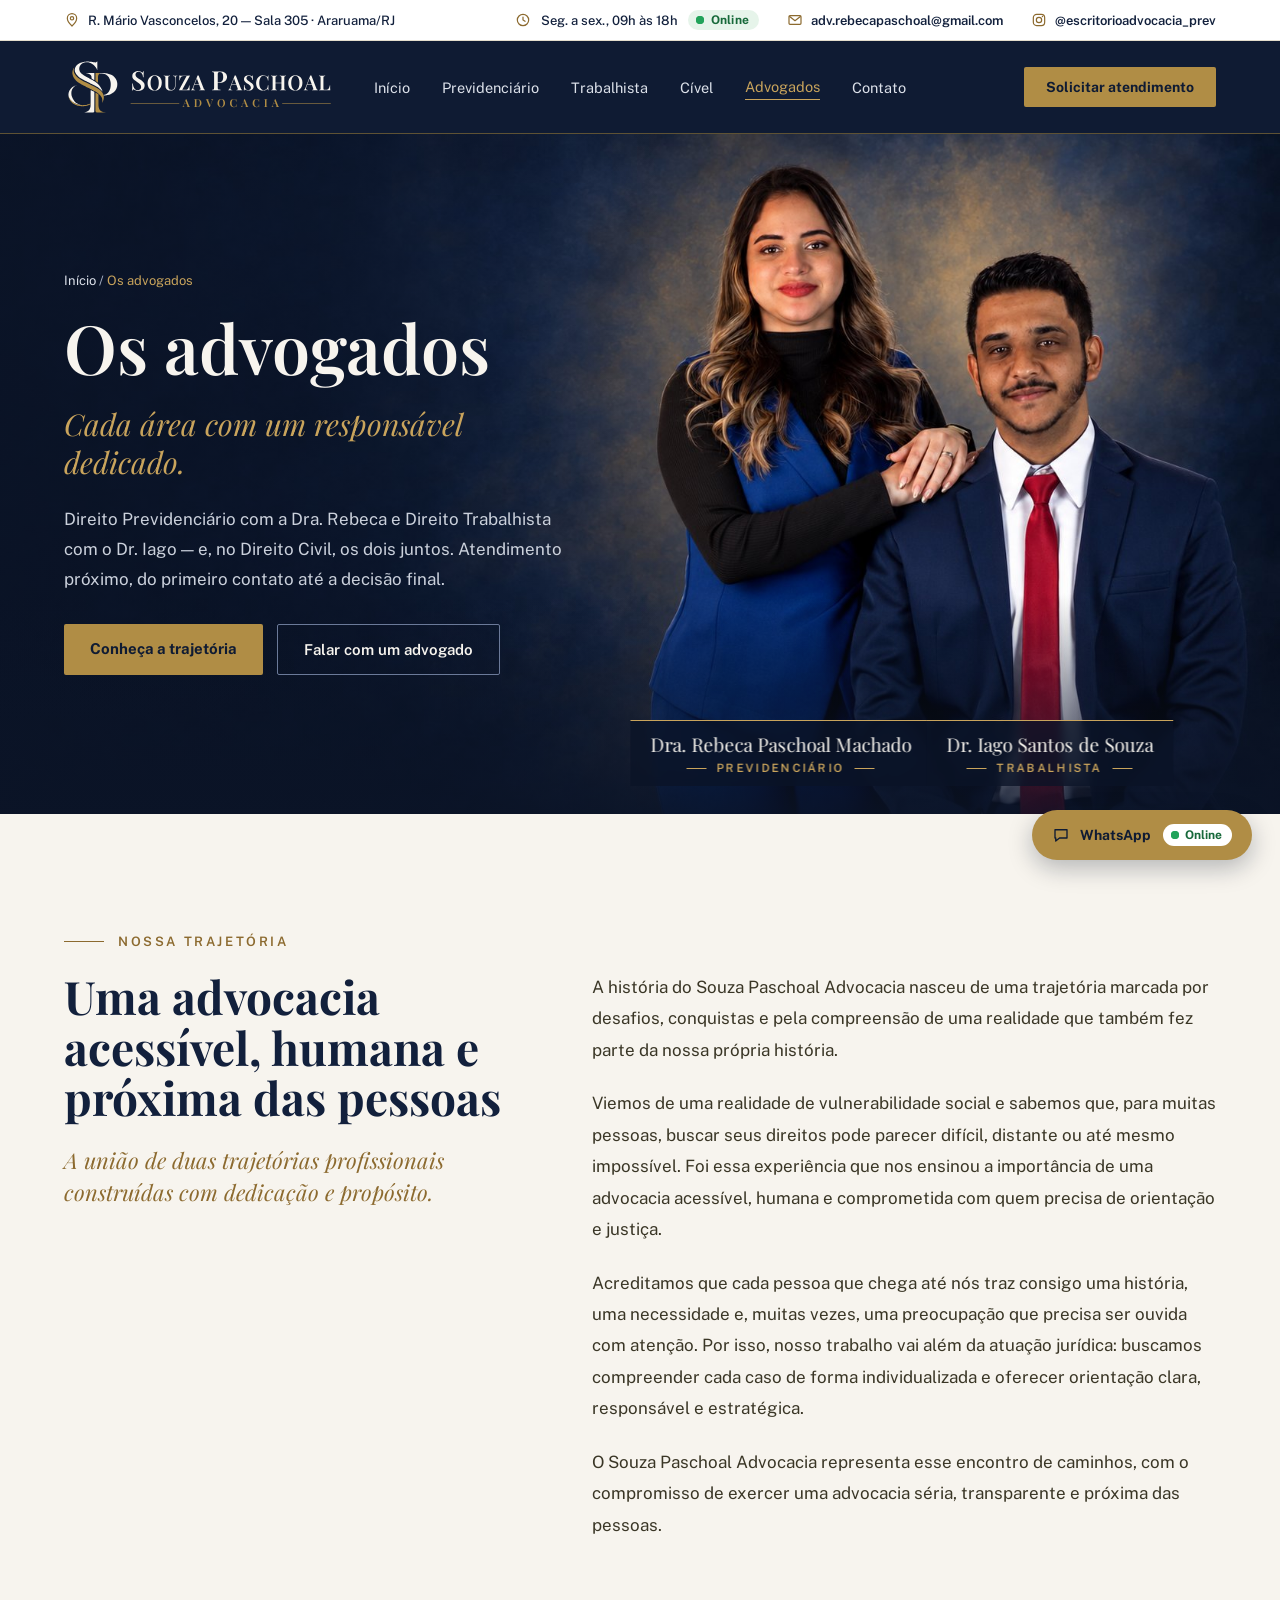
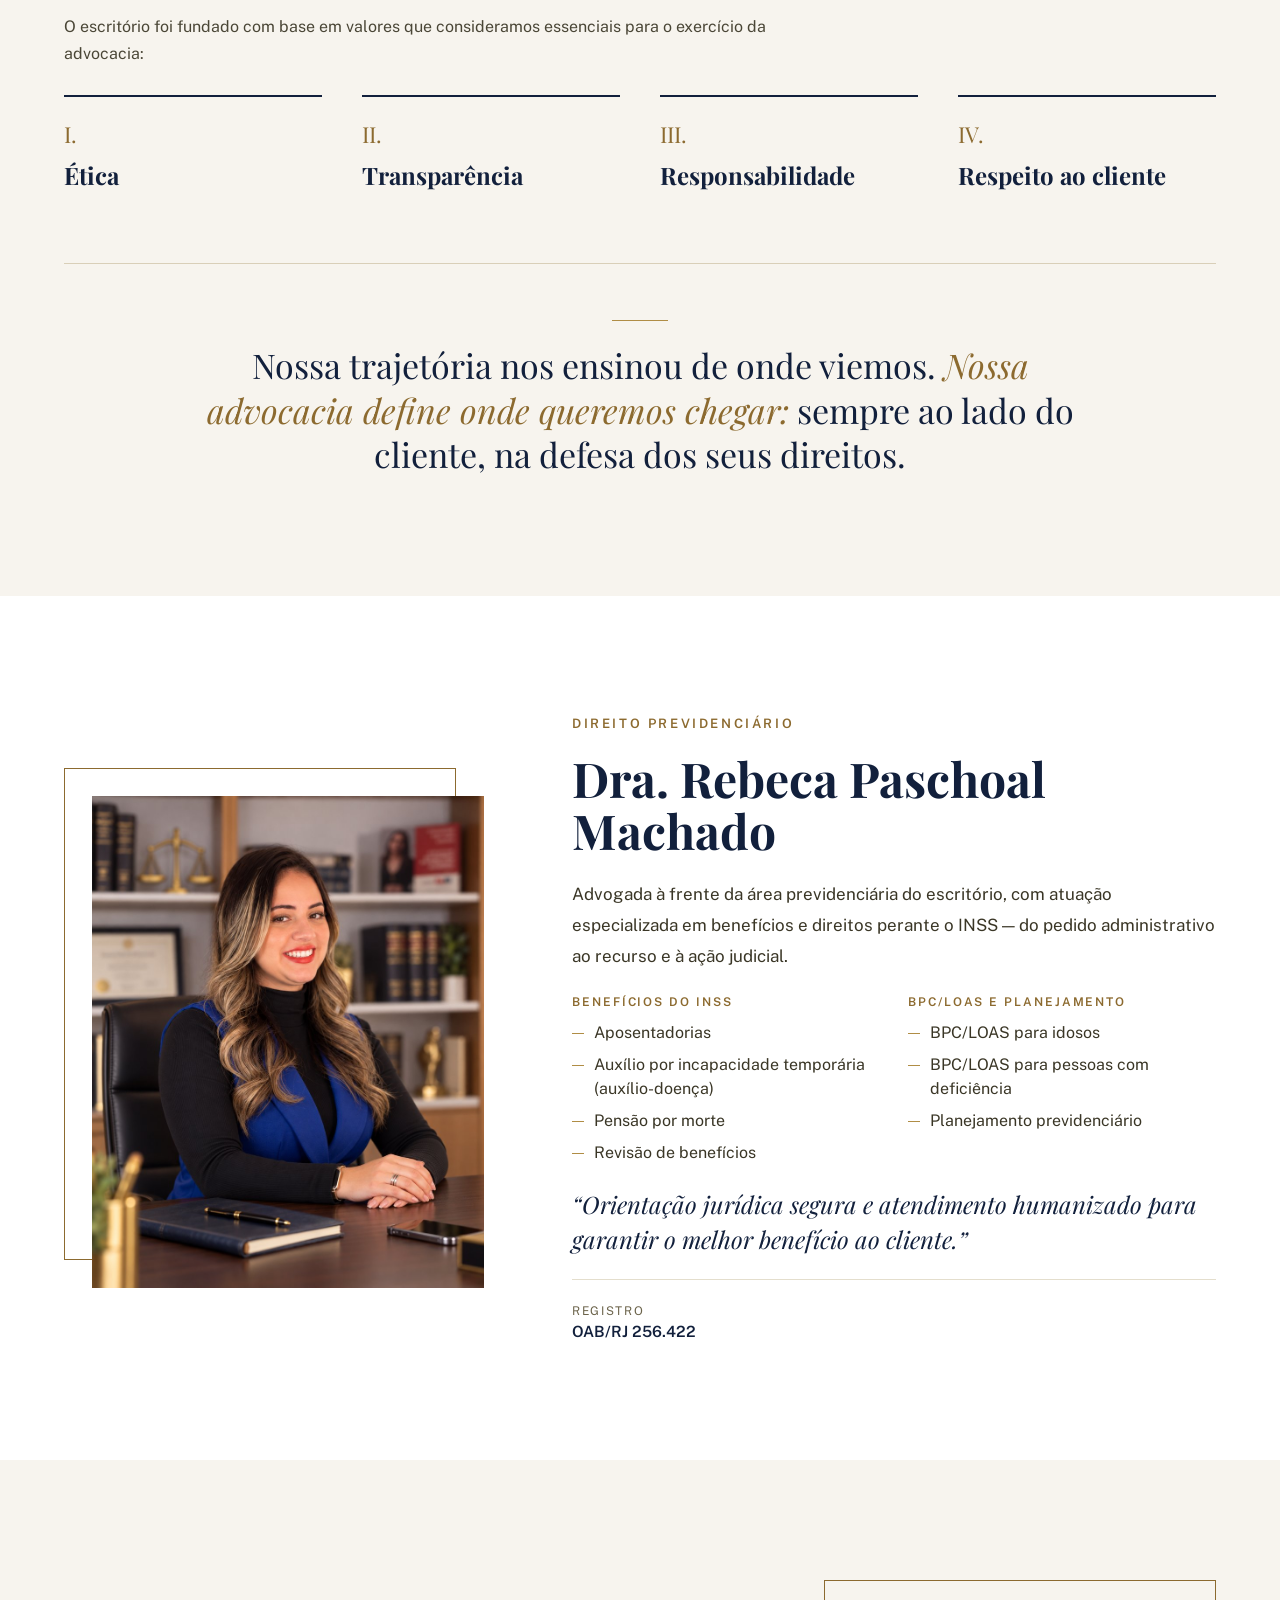
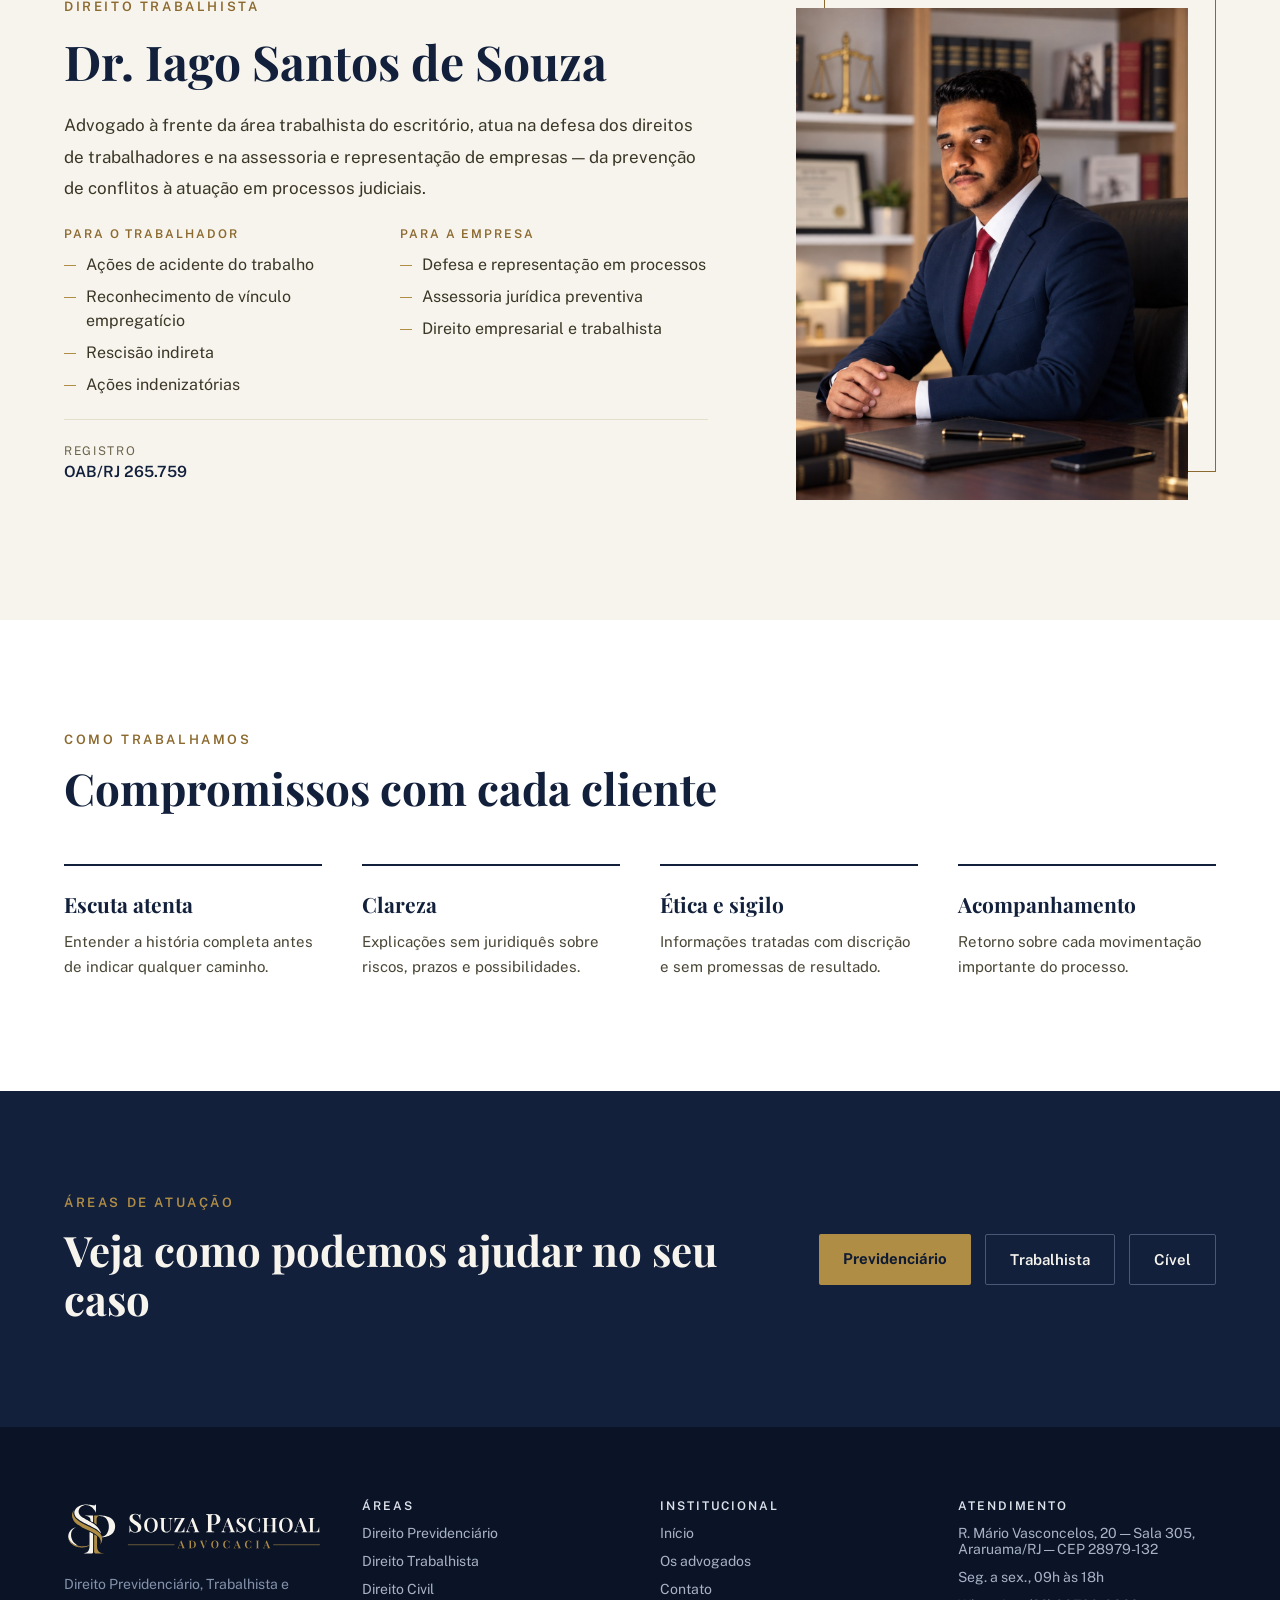
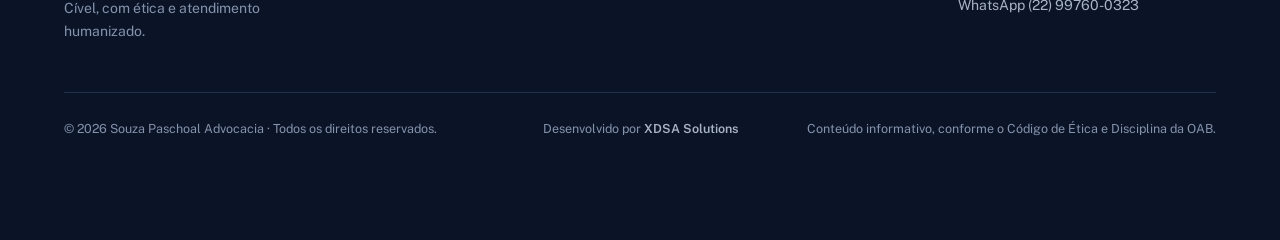
<file: sobre.html>
<!doctype html>
<html lang="pt-BR">
<head>
<meta charset="utf-8">
<meta name="viewport" content="width=device-width, initial-scale=1">
<link rel="icon" href="assets/favicon.svg" type="image/svg+xml">
<link rel="icon" href="assets/favicon-32.png" sizes="32x32" type="image/png">
<link rel="apple-touch-icon" href="assets/apple-touch-icon.png">
<title>Os advogados — Souza Paschoal Advocacia</title>
<link rel="stylesheet" href="https://fonts.googleapis.com/css2?family=Playfair+Display:ital,wght@0,500;0,600;0,700;1,500;1,600&family=Public+Sans:wght@400;500;600;700&display=swap">
<link rel="stylesheet" href="css/style.css">
<style>
  .hero-name:hover span:first-child{ color:#C9A45C; }
</style>
</head>
<body>
<div style="width: 100%; min-height: 100vh; display: flex; flex-direction: column; background: #F7F4EE;">

  <div class="site-top" style="position: sticky; top: 0; z-index: 50; width: 100%; display: flex; flex-direction: column;">
    <div class="topbar" style="width: 100%; padding: 10px 64px; background: #FFFFFF; color: #12203C; font-size: 13px; font-weight: 500; border-bottom: 1px solid #E4DECD;">
    <div style="width: 100%; max-width: 1280px; margin: 0 auto; display: flex; justify-content: space-between; align-items: center; gap: 24px;">
      <a class="nav-link" href="contato.html#localizacao" title="Ver localização do escritório" style="display: flex; align-items: center; gap: 8px; color: #12203C;">
        <svg width="16" height="16" viewBox="0 0 24 24" fill="none" xmlns="http://www.w3.org/2000/svg" aria-hidden="true"><path d="M12 21s-7-6.2-7-11.5A7 7 0 0 1 19 9.5C19 14.8 12 21 12 21z" stroke="#8C6A2F" stroke-width="1.8" stroke-linejoin="round"></path><circle cx="12" cy="9.5" r="2.5" stroke="#8C6A2F" stroke-width="1.8"></circle></svg>
        R. Mário Vasconcelos, 20 — Sala 305 · Araruama/RJ
      </a>
      <span style="display: flex; align-items: center; gap: 28px;">
        <span style="display: flex; align-items: center; gap: 10px;">
          <svg width="16" height="16" viewBox="0 0 24 24" fill="none" xmlns="http://www.w3.org/2000/svg" aria-hidden="true"><circle cx="12" cy="12" r="8.5" stroke="#8C6A2F" stroke-width="1.8"></circle><path d="M12 7.5V12l3 2" stroke="#8C6A2F" stroke-width="1.8" stroke-linecap="round"></path></svg>
          Seg. a sex., 09h às 18h
          <span class="js-status-chip" style="display: inline-flex; align-items: center; gap: 7px; padding: 3px 10px 3px 8px; border-radius: 12px; font-size: 12px; font-weight: 700; letter-spacing: 0.02em;"><span style="position: relative; flex: 0 0 8px; width: 8px; height: 8px; display: inline-block;"><span class="status-ring js-status-dot" style="position: absolute; top: 0; left: 0; width: 8px; height: 8px; border-radius: 50%;"></span><span class="js-status-dot" style="position: absolute; top: 0; left: 0; width: 8px; height: 8px; border-radius: 50%;"></span></span><span class="js-status-label"></span></span>
        </span>
        <a href="mailto:adv.rebecapaschoal@gmail.com" style="display: flex; align-items: center; gap: 8px; color: #12203C; font-weight: 600;">
          <svg width="16" height="16" viewBox="0 0 24 24" fill="none" xmlns="http://www.w3.org/2000/svg" aria-hidden="true"><rect x="3" y="5.5" width="18" height="13" rx="1.5" stroke="#8C6A2F" stroke-width="1.8"></rect><path d="M3.5 6.5 12 13l8.5-6.5" stroke="#8C6A2F" stroke-width="1.8" stroke-linejoin="round"></path></svg>
          adv.rebecapaschoal@gmail.com
        </a>
        <a href="https://www.instagram.com/escritorioadvocacia_prev" target="_blank" rel="noopener" style="display: flex; align-items: center; gap: 8px; color: #12203C; font-weight: 600;">
          <svg width="16" height="16" viewBox="0 0 24 24" fill="none" xmlns="http://www.w3.org/2000/svg" aria-hidden="true"><rect x="3.5" y="3.5" width="17" height="17" rx="5" stroke="#8C6A2F" stroke-width="1.8"></rect><circle cx="12" cy="12" r="4" stroke="#8C6A2F" stroke-width="1.8"></circle><circle cx="17.2" cy="6.8" r="1.1" fill="#8C6A2F"></circle></svg>
          @escritorioadvocacia_prev
        </a>
      </span>
    </div>
    </div>
    <header class="site-header" style="width: 100%; padding: 16px 64px; background: #0F1B33; border-bottom: 1px solid #5E5234;">
      <div class="header-inner" style="width: 100%; max-width: 1280px; margin: 0 auto; display: grid; grid-template-columns: minmax(0, 1fr) auto minmax(0, 1fr); align-items: center; gap: 32px;">
      <a href="index.html" aria-label="Souza Paschoal Advocacia — página inicial" style="justify-self: start; display: flex; align-items: center;"><img class="brand-logo" src="assets/logo-horizontal-negativo.svg" alt="Souza Paschoal Advocacia" width="269" height="60" style="height: 60px; width: auto; display: block;"></a>
      <nav id="menu-principal" class="main-nav" style="display: flex; justify-content: center; align-items: center; gap: 32px;">
        <a class="nav-link" href="index.html" style="font-size: 14.5px; color: #DCE1EA;">Início</a>
        <a class="nav-link" href="previdenciario.html" style="font-size: 14.5px; color: #DCE1EA;">Previdenciário</a>
        <a class="nav-link" href="trabalhista.html" style="font-size: 14.5px; color: #DCE1EA;">Trabalhista</a>
        <a class="nav-link" href="civel.html" style="font-size: 14.5px; color: #DCE1EA;">Cível</a>
        <a class="nav-link" href="sobre.html" style="font-size: 14.5px; color: #C9A45C; padding: 4px 0; border-bottom: 1px solid #C9A45C;">Advogados</a>
        <a class="nav-link" href="contato.html" style="font-size: 14.5px; color: #DCE1EA;">Contato</a>
        <a class="btn-gold nav-cta" href="contato.html">Solicitar atendimento</a>
      </nav>
      <a class="btn-gold header-cta" href="contato.html" style="justify-self: end; padding: 12px 22px; background: #B08D45; color: #0F1B33; font-size: 14px; font-weight: 700; border-radius: 2px;">Solicitar atendimento</a>
      <button class="nav-toggle" type="button" aria-label="Abrir menu" aria-expanded="false" aria-controls="menu-principal"><span></span><span></span><span></span></button>
      </div>
    </header>
  </div>

  <section id="topo" class="hero" style="position: relative; width: 100%; height: clamp(680px, 35vw, calc(100vh - 130px)); padding: 0 64px; background: #0E1A33; overflow: hidden; display: flex; align-items: center;">
    <img src="assets/hero-sobre.jpg" alt="Dra. Rebeca Paschoal Machado, em pé, com a mão no ombro do Dr. Iago Santos de Souza, sentado" style="position: absolute; top: 0; left: 0; width: 100%; height: 100%; object-fit: cover; object-position: 50% 0%; display: block;">
    <div style="position: absolute; top: 0; left: 0; width: 100%; height: 100%; background: linear-gradient(90deg, rgba(11,20,39,0.85) 0%, rgba(11,20,39,0.6) 28%, rgba(11,20,39,0.15) 44%, rgba(11,20,39,0) 52%);"></div>
    <div style="position: absolute; left: 0; bottom: 0; width: 100%; height: 220px; background: linear-gradient(0deg, rgba(11,20,39,0.85) 0%, rgba(11,20,39,0.4) 55%, rgba(11,20,39,0) 100%);"></div>
    <a class="hero-name" href="#rebeca" style="position: absolute; left: 61%; bottom: 28px; transform: translateX(-50%); z-index: 2; display: flex; flex-direction: column; align-items: center; gap: 4px; padding: 10px 20px 11px; background: rgba(11,20,39,0.78); border-top: 1px solid #C9A45C; backdrop-filter: blur(4px); -webkit-backdrop-filter: blur(4px); white-space: nowrap; text-align: center;">
      <span style="font-family: 'Playfair Display', serif; font-size: 19px; color: #F7F4EE;">Dra. Rebeca Paschoal Machado</span>
      <span style="display: flex; align-items: center; gap: 10px; font-size: 11.5px; letter-spacing: 0.2em; text-transform: uppercase; color: #C9A45C; font-weight: 600;"><span style="width: 20px; height: 1px; background: #C9A45C;"></span>Previdenciário<span style="width: 20px; height: 1px; background: #C9A45C;"></span></span>
    </a>
    <a class="hero-name" href="#iago" style="position: absolute; left: 82%; bottom: 28px; transform: translateX(-50%); z-index: 2; display: flex; flex-direction: column; align-items: center; gap: 4px; padding: 10px 20px 11px; background: rgba(11,20,39,0.78); border-top: 1px solid #C9A45C; backdrop-filter: blur(4px); -webkit-backdrop-filter: blur(4px); white-space: nowrap; text-align: center;">
      <span style="font-family: 'Playfair Display', serif; font-size: 19px; color: #F7F4EE;">Dr. Iago Santos de Souza</span>
      <span style="display: flex; align-items: center; gap: 10px; font-size: 11.5px; letter-spacing: 0.2em; text-transform: uppercase; color: #C9A45C; font-weight: 600;"><span style="width: 20px; height: 1px; background: #C9A45C;"></span>Trabalhista<span style="width: 20px; height: 1px; background: #C9A45C;"></span></span>
    </a>
    <div style="position: relative; width: 100%; max-width: 1280px; margin: 0 auto;">
      <div style="width: 520px; display: flex; flex-direction: column; gap: 24px;">
        <span style="font-size: 13px; color: #A9B3C7;"><a href="index.html" style="color: #DCE1EA;">Início</a> / <span style="color: #C9A45C;">Os advogados</span></span>
        <h1 style="font-size: 68px; line-height: 1.04; color: #F7F4EE; font-weight: 600;">Os advogados</h1>
        <p style="font-family: 'Playfair Display', serif; font-style: italic; font-size: 30px; line-height: 1.25; color: #C9A45C;">Cada área com um responsável dedicado.</p>
        <p style="font-size: 17px; line-height: 1.75; color: #CBD1DC;">Direito Previdenciário com a Dra. Rebeca e Direito Trabalhista com o Dr. Iago — e, no Direito Civil, os dois juntos. Atendimento próximo, do primeiro contato até a decisão final.</p>
        <div style="display: flex; gap: 14px; margin-top: 6px;">
          <a class="btn-gold" href="#trajetoria" style="padding: 16px 26px; background: #B08D45; color: #0F1B33; font-size: 15px; font-weight: 700; border-radius: 2px;">Conheça a trajetória</a>
          <a class="btn-ghost" href="contato.html" style="padding: 16px 26px; border: 1px solid #6B7A99; color: #F7F4EE; font-size: 15px; font-weight: 600; border-radius: 2px;">Falar com um advogado</a>
        </div>
      </div>
    </div>
  </section>

  <section id="trajetoria" style="width: 100%; padding: 120px 64px; background: #F7F4EE;">
    <div style="width: 100%; max-width: 1280px; margin: 0 auto; display: flex; flex-direction: column; gap: 72px;">
      <div style="width: 100%; max-width: 1280px; display: flex; gap: 88px; align-items: flex-start;">
        <div style="flex: 0 0 440px; display: flex; flex-direction: column; gap: 22px;">
          <span style="display: flex; align-items: center; gap: 14px; font-size: 13px; letter-spacing: 0.2em; text-transform: uppercase; color: #8C6A2F; font-weight: 600;"><span style="width: 40px; height: 1px; background: #8C6A2F;"></span>Nossa trajetória</span>
          <h2 style="font-size: 46px; line-height: 1.1; color: #12203C;">Uma advocacia acessível, humana e próxima das pessoas</h2>
          <p style="font-family: 'Playfair Display', serif; font-style: italic; font-size: 22px; line-height: 1.45; color: #8C6A2F;">A união de duas trajetórias profissionais construídas com dedicação e propósito.</p>
        </div>
        <div style="flex: 1 1 0; display: flex; flex-direction: column; gap: 22px; padding-top: 38px;">
          <p style="font-size: 17px; line-height: 1.85; color: #3A3626;">A história do Souza Paschoal Advocacia nasceu de uma trajetória marcada por desafios, conquistas e pela compreensão de uma realidade que também fez parte da nossa própria história.</p>
          <p style="font-size: 17px; line-height: 1.85; color: #3A3626;">Viemos de uma realidade de vulnerabilidade social e sabemos que, para muitas pessoas, buscar seus direitos pode parecer difícil, distante ou até mesmo impossível. Foi essa experiência que nos ensinou a importância de uma advocacia acessível, humana e comprometida com quem precisa de orientação e justiça.</p>
          <p style="font-size: 17px; line-height: 1.85; color: #3A3626;">Acreditamos que cada pessoa que chega até nós traz consigo uma história, uma necessidade e, muitas vezes, uma preocupação que precisa ser ouvida com atenção. Por isso, nosso trabalho vai além da atuação jurídica: buscamos compreender cada caso de forma individualizada e oferecer orientação clara, responsável e estratégica.</p>
          <p style="font-size: 17px; line-height: 1.85; color: #3A3626;">O Souza Paschoal Advocacia representa esse encontro de caminhos, com o compromisso de exercer uma advocacia séria, transparente e próxima das pessoas.</p>
        </div>
      </div>
      <div style="display: flex; flex-direction: column; gap: 28px;">
        <p style="font-size: 16px; line-height: 1.7; color: #4A4636; max-width: 720px;">O escritório foi fundado com base em valores que consideramos essenciais para o exercício da advocacia:</p>
        <div style="display: grid; grid-template-columns: repeat(4, minmax(0, 1fr)); gap: 40px;">
          <div style="display: flex; flex-direction: column; gap: 10px; padding-top: 22px; border-top: 2px solid #12203C;"><span style="font-family: 'Playfair Display', serif; font-size: 22px; color: #8C6A2F;">I.</span><h3 style="font-size: 24px; color: #12203C;">Ética</h3></div>
          <div style="display: flex; flex-direction: column; gap: 10px; padding-top: 22px; border-top: 2px solid #12203C;"><span style="font-family: 'Playfair Display', serif; font-size: 22px; color: #8C6A2F;">II.</span><h3 style="font-size: 24px; color: #12203C;">Transparência</h3></div>
          <div style="display: flex; flex-direction: column; gap: 10px; padding-top: 22px; border-top: 2px solid #12203C;"><span style="font-family: 'Playfair Display', serif; font-size: 22px; color: #8C6A2F;">III.</span><h3 style="font-size: 24px; color: #12203C;">Responsabilidade</h3></div>
          <div style="display: flex; flex-direction: column; gap: 10px; padding-top: 22px; border-top: 2px solid #12203C;"><span style="font-family: 'Playfair Display', serif; font-size: 22px; color: #8C6A2F;">IV.</span><h3 style="font-size: 24px; color: #12203C;">Respeito ao cliente</h3></div>
        </div>
      </div>
      <div style="display: flex; flex-direction: column; align-items: center; gap: 22px; padding: 56px 0 0; border-top: 1px solid #D9CFB8; text-align: center;">
        <span style="width: 56px; height: 1px; background: #B08D45;"></span>
        <p style="font-family: 'Playfair Display', serif; font-size: 34px; line-height: 1.3; color: #12203C; max-width: 900px;">Nossa trajetória nos ensinou de onde viemos. <span style="font-style: italic; color: #8C6A2F;">Nossa advocacia define onde queremos chegar:</span> sempre ao lado do cliente, na defesa dos seus direitos.</p>
      </div>
    </div>
  </section>

  <section id="rebeca" style="width: 100%; padding: 120px 64px; background: #FFFFFF;">
    <div style="width: 100%; max-width: 1280px; margin: 0 auto; display: flex; gap: 88px; align-items: center;">
      <div style="flex: 0 0 420px; height: 520px; position: relative;">
        <div style="position: absolute; left: 0; top: 0; width: 392px; height: 492px; border: 1px solid #8C6A2F;"></div>
        <div style="position: absolute; right: 0; bottom: 0; width: 392px; height: 492px; overflow: hidden; background: #EEE8DA;"><img src="assets/rebeca-perfil.jpg" alt="Dra. Rebeca Paschoal Machado em seu escritório" style="width: 100%; height: 100%; object-fit: cover; object-position: center 30%; display: block;"></div>
      </div>
      <div style="flex: 1 1 0; display: flex; flex-direction: column; gap: 22px;">
        <span style="font-size: 13px; letter-spacing: 0.2em; text-transform: uppercase; color: #8C6A2F; font-weight: 600;">Direito Previdenciário</span>
        <h2 style="font-size: 48px; line-height: 1.08; color: #12203C;">Dra. Rebeca Paschoal Machado</h2>
        <p style="font-size: 17px; line-height: 1.85; color: #3A3626;">Advogada à frente da área previdenciária do escritório, com atuação especializada em benefícios e direitos perante o INSS — do pedido administrativo ao recurso e à ação judicial.</p>
        <div style="display: grid; grid-template-columns: repeat(2, minmax(0, 1fr)); gap: 28px;">
          <div style="display: flex; flex-direction: column; gap: 12px;">
            <span style="font-size: 12px; letter-spacing: 0.16em; text-transform: uppercase; color: #8C6A2F; font-weight: 600;">Benefícios do INSS</span>
            <ul style="margin: 0; padding: 0; list-style: none; display: flex; flex-direction: column; gap: 8px; font-size: 16px; line-height: 1.5; color: #3A3626;">
              <li style="display: flex; gap: 10px;"><span style="flex: 0 0 12px; height: 1px; margin-top: 12px; background: #B08D45;"></span>Aposentadorias</li>
              <li style="display: flex; gap: 10px;"><span style="flex: 0 0 12px; height: 1px; margin-top: 12px; background: #B08D45;"></span>Auxílio por incapacidade temporária (auxílio-doença)</li>
              <li style="display: flex; gap: 10px;"><span style="flex: 0 0 12px; height: 1px; margin-top: 12px; background: #B08D45;"></span>Pensão por morte</li>
              <li style="display: flex; gap: 10px;"><span style="flex: 0 0 12px; height: 1px; margin-top: 12px; background: #B08D45;"></span>Revisão de benefícios</li>
            </ul>
          </div>
          <div style="display: flex; flex-direction: column; gap: 12px;">
            <span style="font-size: 12px; letter-spacing: 0.16em; text-transform: uppercase; color: #8C6A2F; font-weight: 600;">BPC/LOAS e planejamento</span>
            <ul style="margin: 0; padding: 0; list-style: none; display: flex; flex-direction: column; gap: 8px; font-size: 16px; line-height: 1.5; color: #3A3626;">
              <li style="display: flex; gap: 10px;"><span style="flex: 0 0 12px; height: 1px; margin-top: 12px; background: #B08D45;"></span>BPC/LOAS para idosos</li>
              <li style="display: flex; gap: 10px;"><span style="flex: 0 0 12px; height: 1px; margin-top: 12px; background: #B08D45;"></span>BPC/LOAS para pessoas com deficiência</li>
              <li style="display: flex; gap: 10px;"><span style="flex: 0 0 12px; height: 1px; margin-top: 12px; background: #B08D45;"></span>Planejamento previdenciário</li>
            </ul>
          </div>
        </div>
        <p style="font-family: 'Playfair Display', serif; font-style: italic; font-size: 24px; line-height: 1.45; color: #12203C;">“Orientação jurídica segura e atendimento humanizado para garantir o melhor benefício ao cliente.”</p>
        <div style="display: grid; grid-template-columns: repeat(3, minmax(0, 1fr)); gap: 24px; padding-top: 24px; border-top: 1px solid #E4DECD;">
          <div style="display: flex; flex-direction: column; gap: 4px;">
            <span style="font-size: 12px; letter-spacing: 0.14em; text-transform: uppercase; color: #6B634A;">Registro</span>
            <span style="font-size: 15.5px; color: #12203C; font-weight: 600;">OAB/RJ 256.422</span>
          </div>
        </div>
      </div>
    </div>
  </section>

  <section id="iago" style="width: 100%; padding: 120px 64px; background: #F7F4EE;">
    <div style="width: 100%; max-width: 1280px; margin: 0 auto; display: flex; gap: 88px; align-items: center;">
      <div style="flex: 1 1 0; display: flex; flex-direction: column; gap: 22px;">
        <span style="font-size: 13px; letter-spacing: 0.2em; text-transform: uppercase; color: #8C6A2F; font-weight: 600;">Direito Trabalhista</span>
        <h2 style="font-size: 48px; line-height: 1.08; color: #12203C;">Dr. Iago Santos de Souza</h2>
        <p style="font-size: 17px; line-height: 1.85; color: #3A3626;">Advogado à frente da área trabalhista do escritório, atua na defesa dos direitos de trabalhadores e na assessoria e representação de empresas — da prevenção de conflitos à atuação em processos judiciais.</p>
        <div style="display: grid; grid-template-columns: repeat(2, minmax(0, 1fr)); gap: 28px;">
          <div style="display: flex; flex-direction: column; gap: 12px;">
            <span style="font-size: 12px; letter-spacing: 0.16em; text-transform: uppercase; color: #8C6A2F; font-weight: 600;">Para o trabalhador</span>
            <ul style="margin: 0; padding: 0; list-style: none; display: flex; flex-direction: column; gap: 8px; font-size: 16px; line-height: 1.5; color: #3A3626;">
              <li style="display: flex; gap: 10px;"><span style="flex: 0 0 12px; height: 1px; margin-top: 12px; background: #B08D45;"></span>Ações de acidente do trabalho</li>
              <li style="display: flex; gap: 10px;"><span style="flex: 0 0 12px; height: 1px; margin-top: 12px; background: #B08D45;"></span>Reconhecimento de vínculo empregatício</li>
              <li style="display: flex; gap: 10px;"><span style="flex: 0 0 12px; height: 1px; margin-top: 12px; background: #B08D45;"></span>Rescisão indireta</li>
              <li style="display: flex; gap: 10px;"><span style="flex: 0 0 12px; height: 1px; margin-top: 12px; background: #B08D45;"></span>Ações indenizatórias</li>
            </ul>
          </div>
          <div style="display: flex; flex-direction: column; gap: 12px;">
            <span style="font-size: 12px; letter-spacing: 0.16em; text-transform: uppercase; color: #8C6A2F; font-weight: 600;">Para a empresa</span>
            <ul style="margin: 0; padding: 0; list-style: none; display: flex; flex-direction: column; gap: 8px; font-size: 16px; line-height: 1.5; color: #3A3626;">
              <li style="display: flex; gap: 10px;"><span style="flex: 0 0 12px; height: 1px; margin-top: 12px; background: #B08D45;"></span>Defesa e representação em processos</li>
              <li style="display: flex; gap: 10px;"><span style="flex: 0 0 12px; height: 1px; margin-top: 12px; background: #B08D45;"></span>Assessoria jurídica preventiva</li>
              <li style="display: flex; gap: 10px;"><span style="flex: 0 0 12px; height: 1px; margin-top: 12px; background: #B08D45;"></span>Direito empresarial e trabalhista</li>
            </ul>
          </div>
        </div>
        <div style="display: grid; grid-template-columns: repeat(3, minmax(0, 1fr)); gap: 24px; padding-top: 24px; border-top: 1px solid #E4DECD;">
          <div style="display: flex; flex-direction: column; gap: 4px;">
            <span style="font-size: 12px; letter-spacing: 0.14em; text-transform: uppercase; color: #6B634A;">Registro</span>
            <span style="font-size: 15.5px; color: #12203C; font-weight: 600;">OAB/RJ 265.759</span>
          </div>
        </div>
      </div>
      <div style="flex: 0 0 420px; height: 520px; position: relative;">
        <div style="position: absolute; right: 0; top: 0; width: 392px; height: 492px; border: 1px solid #8C6A2F;"></div>
        <div style="position: absolute; left: 0; bottom: 0; width: 392px; height: 492px; overflow: hidden; background: #EEE8DA;"><img src="assets/iago-perfil-sobre.jpg" alt="Dr. Iago Santos de Souza em seu escritório" style="width: 100%; height: 100%; object-fit: cover; object-position: center 30%; display: block;"></div>
      </div>
    </div>
  </section>

  <section style="width: 100%; padding: 112px 64px; background: #FFFFFF;">
    <div style="width: 100%; max-width: 1280px; margin: 0 auto; display: flex; flex-direction: column; gap: 52px;">
      <div style="display: flex; flex-direction: column; gap: 16px;">
        <span style="font-size: 13px; letter-spacing: 0.2em; text-transform: uppercase; color: #8C6A2F; font-weight: 600;">Como trabalhamos</span>
        <h2 style="font-size: 44px; line-height: 1.12; color: #12203C;">Compromissos com cada cliente</h2>
      </div>
      <div style="display: grid; grid-template-columns: repeat(4, minmax(0, 1fr)); gap: 40px;">
        <div style="display: flex; flex-direction: column; gap: 12px; padding-top: 24px; border-top: 2px solid #12203C;"><h3 style="font-size: 21px; color: #12203C;">Escuta atenta</h3><p style="font-size: 15px; line-height: 1.65; color: #4A4636;">Entender a história completa antes de indicar qualquer caminho.</p></div>
        <div style="display: flex; flex-direction: column; gap: 12px; padding-top: 24px; border-top: 2px solid #12203C;"><h3 style="font-size: 21px; color: #12203C;">Clareza</h3><p style="font-size: 15px; line-height: 1.65; color: #4A4636;">Explicações sem juridiquês sobre riscos, prazos e possibilidades.</p></div>
        <div style="display: flex; flex-direction: column; gap: 12px; padding-top: 24px; border-top: 2px solid #12203C;"><h3 style="font-size: 21px; color: #12203C;">Ética e sigilo</h3><p style="font-size: 15px; line-height: 1.65; color: #4A4636;">Informações tratadas com discrição e sem promessas de resultado.</p></div>
        <div style="display: flex; flex-direction: column; gap: 12px; padding-top: 24px; border-top: 2px solid #12203C;"><h3 style="font-size: 21px; color: #12203C;">Acompanhamento</h3><p style="font-size: 15px; line-height: 1.65; color: #4A4636;">Retorno sobre cada movimentação importante do processo.</p></div>
      </div>
    </div>
  </section>

  <section style="width: 100%; padding: 104px 64px; background: #12203C;">
    <div style="width: 100%; max-width: 1280px; margin: 0 auto; display: flex; justify-content: space-between; align-items: center; gap: 64px;">
      <div style="display: flex; flex-direction: column; gap: 16px; max-width: 720px;">
        <span style="font-size: 13px; letter-spacing: 0.2em; text-transform: uppercase; color: #B08D45; font-weight: 600;">Áreas de atuação</span>
        <h2 style="font-size: 42px; line-height: 1.15; color: #F7F4EE;">Veja como podemos ajudar no seu caso</h2>
      </div>
      <div style="display: flex; gap: 14px;">
        <a class="btn-gold" href="previdenciario.html" style="padding: 16px 24px; background: #B08D45; color: #0F1B33; font-size: 15px; font-weight: 700; border-radius: 2px;">Previdenciário</a>
        <a href="trabalhista.html" style="padding: 16px 24px; border: 1px solid #4A5878; color: #F7F4EE; font-size: 15px; font-weight: 600; border-radius: 2px;">Trabalhista</a>
        <a href="civel.html" style="padding: 16px 24px; border: 1px solid #4A5878; color: #F7F4EE; font-size: 15px; font-weight: 600; border-radius: 2px;">Cível</a>
      </div>
    </div>
  </section>

  <footer style="width: 100%; padding: 72px 64px 104px; background: #0B1427;">
    <div style="width: 100%; max-width: 1280px; margin: 0 auto; display: flex; flex-direction: column; gap: 48px;">
      <div style="display: grid; grid-template-columns: repeat(4, minmax(0, 1fr)); gap: 40px;">
        <div style="display: flex; flex-direction: column; gap: 14px;">
          <a href="index.html" aria-label="Souza Paschoal Advocacia — página inicial" style="display: flex; align-items: center;"><img src="assets/logo-horizontal-negativo.svg" alt="Souza Paschoal Advocacia" width="269" height="60" style="height: 60px; width: auto; max-width: 100%; display: block;"></a>
          <p style="font-size: 14px; line-height: 1.7; color: #8592AC;">Direito Previdenciário, Trabalhista e Cível, com ética e atendimento humanizado.</p>
        </div>
        <div style="display: flex; flex-direction: column; gap: 12px;">
          <span style="font-size: 12px; letter-spacing: 0.16em; text-transform: uppercase; color: #DCE1EA; font-weight: 600;">Áreas</span>
          <a class="nav-link" href="previdenciario.html" style="font-size: 14px; color: #A9B3C7;">Direito Previdenciário</a>
          <a class="nav-link" href="trabalhista.html" style="font-size: 14px; color: #A9B3C7;">Direito Trabalhista</a>
          <a class="nav-link" href="civel.html" style="font-size: 14px; color: #A9B3C7;">Direito Civil</a>
        </div>
        <div style="display: flex; flex-direction: column; gap: 12px;">
          <span style="font-size: 12px; letter-spacing: 0.16em; text-transform: uppercase; color: #DCE1EA; font-weight: 600;">Institucional</span>
          <a class="nav-link" href="index.html" style="font-size: 14px; color: #A9B3C7;">Início</a>
          <a class="nav-link" href="sobre.html" style="font-size: 14px; color: #A9B3C7;">Os advogados</a>
          <a class="nav-link" href="contato.html" style="font-size: 14px; color: #A9B3C7;">Contato</a>
        </div>
        <div style="display: flex; flex-direction: column; gap: 12px;">
          <span style="font-size: 12px; letter-spacing: 0.16em; text-transform: uppercase; color: #DCE1EA; font-weight: 600;">Atendimento</span>
          <a class="nav-link" href="contato.html#localizacao" title="Ver localização do escritório" style="font-size: 14px; color: #A9B3C7;">R. Mário Vasconcelos, 20 — Sala 305, Araruama/RJ — CEP 28979-132</a>
          <span style="font-size: 14px; color: #A9B3C7;">Seg. a sex., 09h às 18h</span>
          <a class="nav-link" href="https://wa.me/5522997600323?text=Ol%C3%A1%21%20Vim%20pelo%20site%20do%20escrit%C3%B3rio%20e%20gostaria%20de%20atendimento." target="_blank" rel="noopener" title="Falar pelo WhatsApp" style="font-size: 14px; color: #A9B3C7;">WhatsApp (22) 99760-0323</a>
        </div>
      </div>
      <div class="footer-bottom" style="display: grid; grid-template-columns: minmax(0, 1fr) auto minmax(0, 1fr); align-items: center; gap: 24px; padding-top: 28px; border-top: 1px solid #22304D; font-size: 12.5px; color: #8592AC;">
        <span>© 2026 Souza Paschoal Advocacia · Todos os direitos reservados.</span>
        <span style="text-align: center;">Desenvolvido por <a class="nav-link" href="https://xdsa.com.br" target="_blank" rel="noopener" style="color: #A9B3C7; font-weight: 600;">XDSA Solutions</a></span>
        <span style="text-align: right;">Conteúdo informativo, conforme o Código de Ética e Disciplina da OAB.</span>
      </div>
    </div>
  </footer>

  <a class="btn-gold js-status-aria" href="contato.html" aria-label="Falar pelo WhatsApp" style="position: fixed; right: 28px; bottom: 40px; z-index: 60; display: flex; align-items: center; gap: 10px; padding: 14px 20px; min-height: 48px; background: #B08D45; color: #0F1B33; font-size: 14px; font-weight: 700; border-radius: 28px; box-shadow: 0 8px 24px rgba(11,20,39,0.28);">
    <svg width="18" height="18" viewBox="0 0 24 24" fill="none" xmlns="http://www.w3.org/2000/svg" aria-hidden="true"><path d="M4 5h16v11H10l-5 4v-4H4z" stroke="#0F1B33" stroke-width="1.8" stroke-linejoin="round"></path></svg>
    WhatsApp
    <span style="display: inline-flex; align-items: center; gap: 6px; margin-left: 2px; padding: 4px 10px 4px 8px; border-radius: 12px; background: #FFFFFF; font-size: 12px; font-weight: 700;"><span style="position: relative; flex: 0 0 8px; width: 8px; height: 8px; display: inline-block;"><span class="status-ring js-status-dot" style="position: absolute; top: 0; left: 0; width: 8px; height: 8px; border-radius: 50%;"></span><span class="js-status-dot" style="position: absolute; top: 0; left: 0; width: 8px; height: 8px; border-radius: 50%;"></span></span><span class="js-status-label js-status-text-color"></span></span>
  </a>

</div>
<script src="js/site.js"></script>
</body>
</html>
</file>
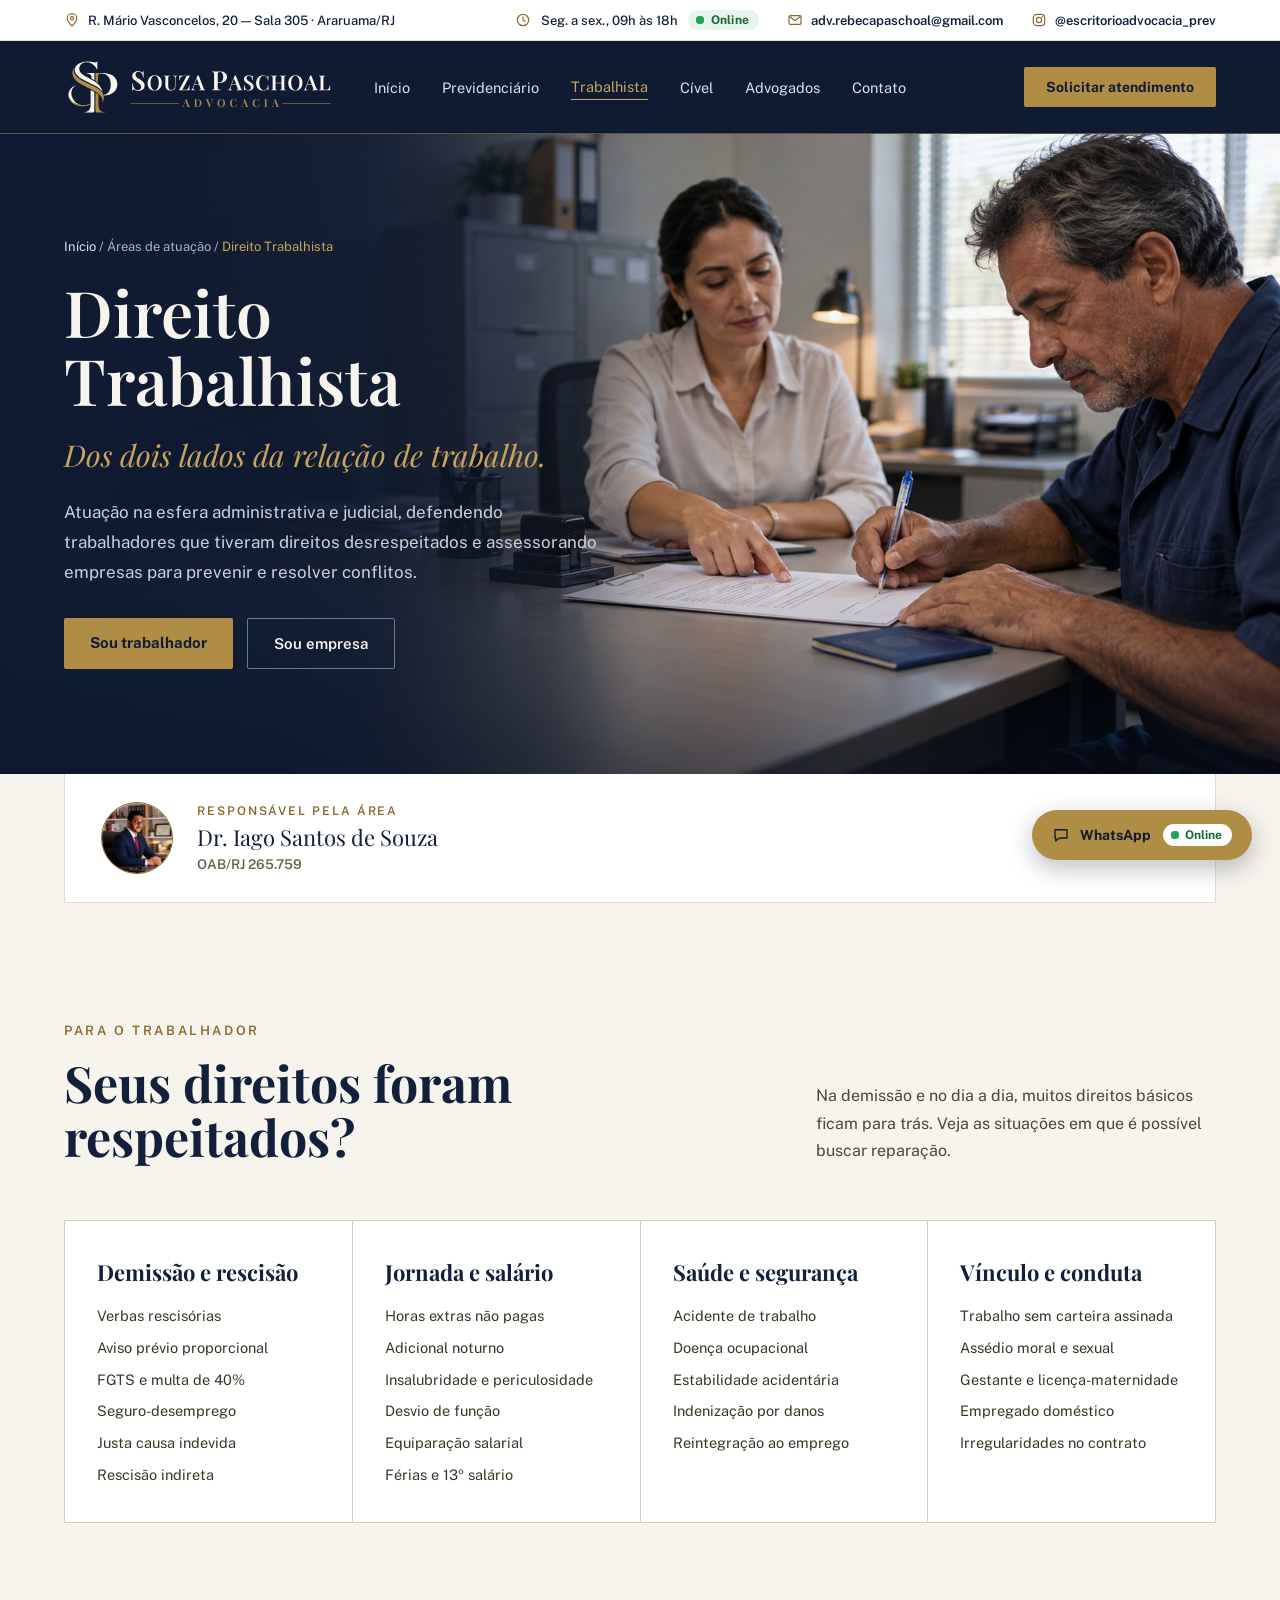
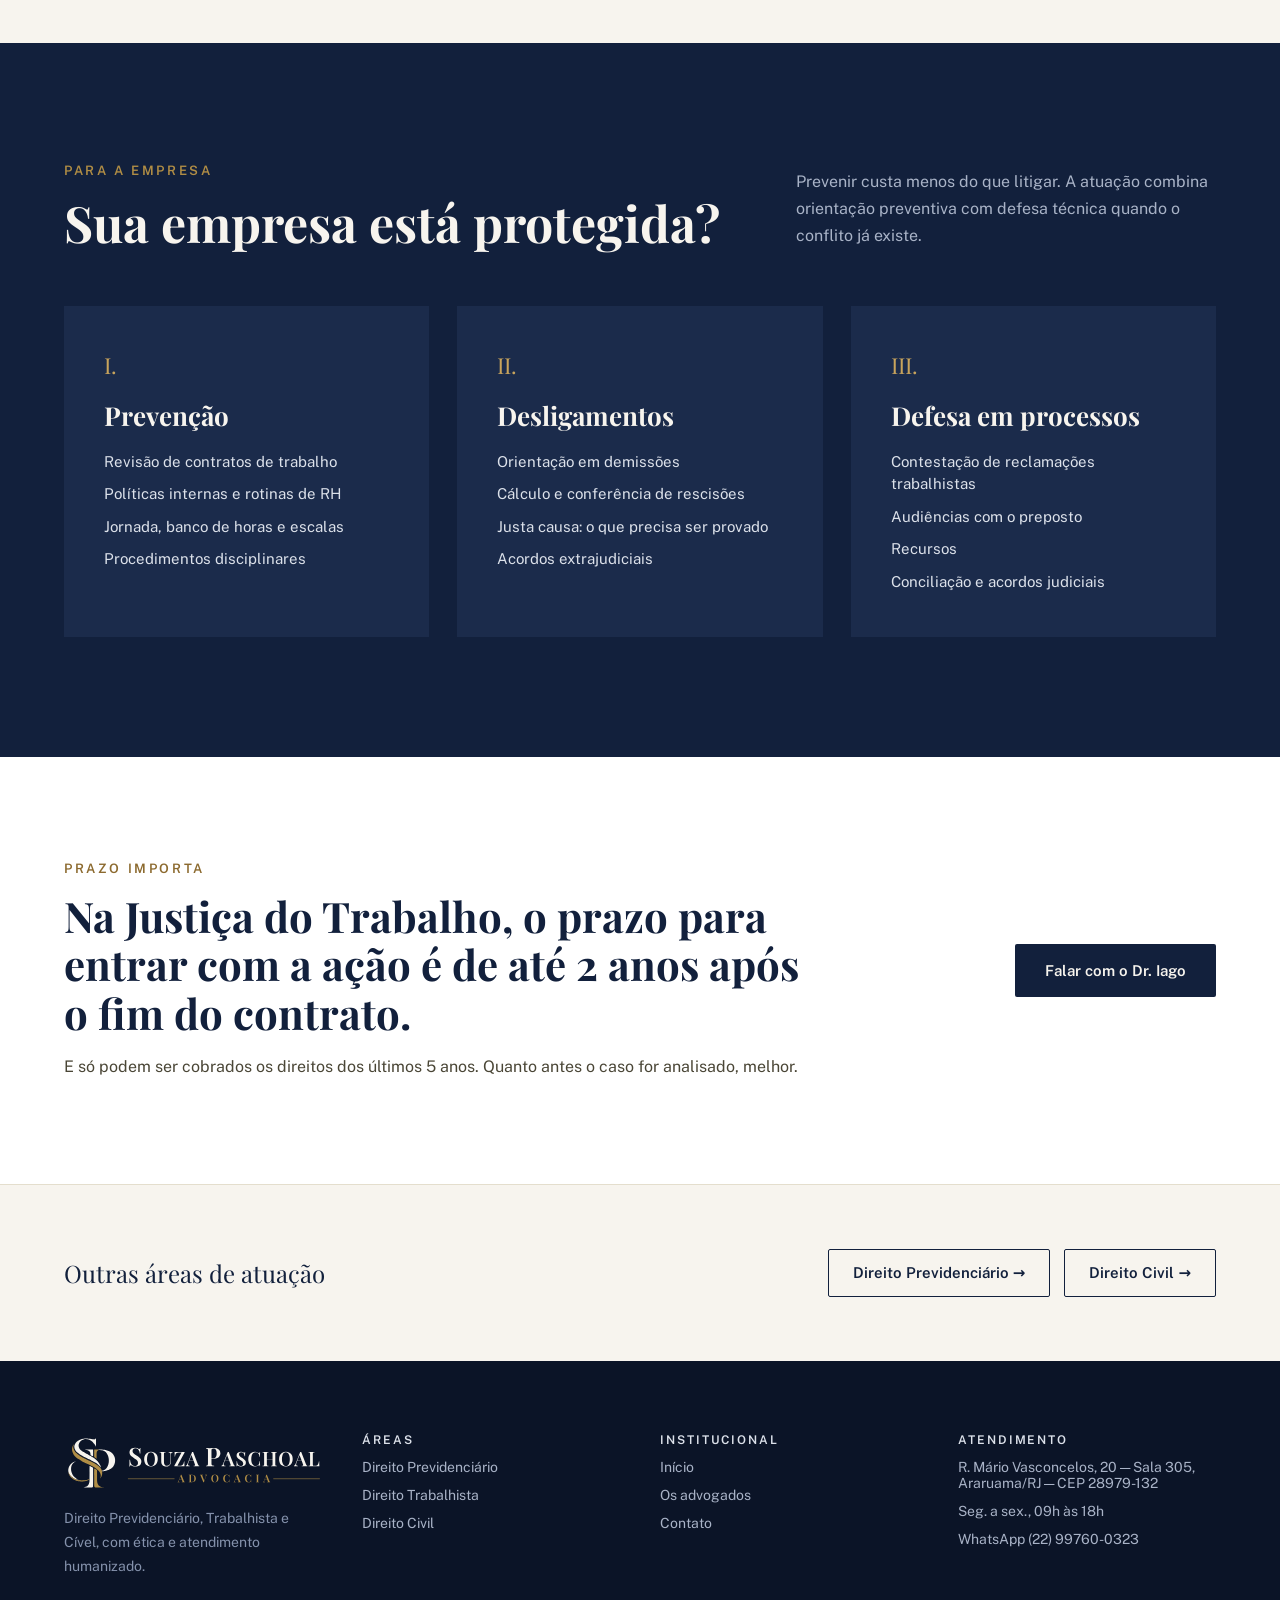
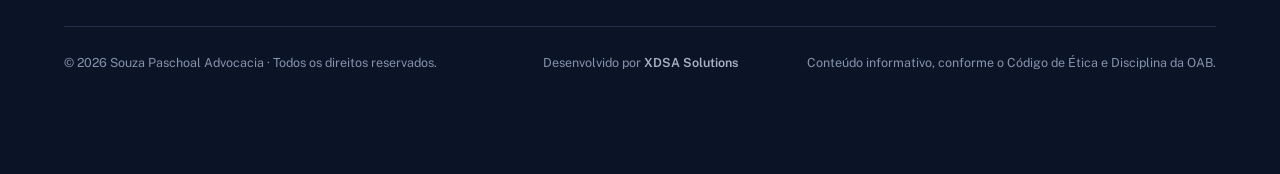
<file: trabalhista.html>
<!doctype html>
<html lang="pt-BR">
<head>
<meta charset="utf-8">
<meta name="viewport" content="width=device-width, initial-scale=1">
<link rel="icon" href="assets/favicon.svg" type="image/svg+xml">
<link rel="icon" href="assets/favicon-32.png" sizes="32x32" type="image/png">
<link rel="apple-touch-icon" href="assets/apple-touch-icon.png">
<title>Direito Trabalhista — Souza Paschoal Advocacia</title>
<link rel="stylesheet" href="https://fonts.googleapis.com/css2?family=Playfair+Display:ital,wght@0,500;0,600;0,700;1,500;1,600&family=Public+Sans:wght@400;500;600;700&display=swap">
<link rel="stylesheet" href="css/style.css">
</head>
<body>
<div style="width: 100%; min-height: 100vh; display: flex; flex-direction: column; background: #F7F4EE;">

  <div class="site-top" style="position: sticky; top: 0; z-index: 50; width: 100%; display: flex; flex-direction: column;">
    <div class="topbar" style="width: 100%; padding: 10px 64px; background: #FFFFFF; color: #12203C; font-size: 13px; font-weight: 500; border-bottom: 1px solid #E4DECD;">
    <div style="width: 100%; max-width: 1280px; margin: 0 auto; display: flex; justify-content: space-between; align-items: center; gap: 24px;">
      <a class="nav-link" href="contato.html#localizacao" title="Ver localização do escritório" style="display: flex; align-items: center; gap: 8px; color: #12203C;">
        <svg width="16" height="16" viewBox="0 0 24 24" fill="none" xmlns="http://www.w3.org/2000/svg" aria-hidden="true"><path d="M12 21s-7-6.2-7-11.5A7 7 0 0 1 19 9.5C19 14.8 12 21 12 21z" stroke="#8C6A2F" stroke-width="1.8" stroke-linejoin="round"></path><circle cx="12" cy="9.5" r="2.5" stroke="#8C6A2F" stroke-width="1.8"></circle></svg>
        R. Mário Vasconcelos, 20 — Sala 305 · Araruama/RJ
      </a>
      <span style="display: flex; align-items: center; gap: 28px;">
        <span style="display: flex; align-items: center; gap: 10px;">
          <svg width="16" height="16" viewBox="0 0 24 24" fill="none" xmlns="http://www.w3.org/2000/svg" aria-hidden="true"><circle cx="12" cy="12" r="8.5" stroke="#8C6A2F" stroke-width="1.8"></circle><path d="M12 7.5V12l3 2" stroke="#8C6A2F" stroke-width="1.8" stroke-linecap="round"></path></svg>
          Seg. a sex., 09h às 18h
          <span class="js-status-chip" style="display: inline-flex; align-items: center; gap: 7px; padding: 3px 10px 3px 8px; border-radius: 12px; font-size: 12px; font-weight: 700; letter-spacing: 0.02em;"><span style="position: relative; flex: 0 0 8px; width: 8px; height: 8px; display: inline-block;"><span class="status-ring js-status-dot" style="position: absolute; top: 0; left: 0; width: 8px; height: 8px; border-radius: 50%;"></span><span class="js-status-dot" style="position: absolute; top: 0; left: 0; width: 8px; height: 8px; border-radius: 50%;"></span></span><span class="js-status-label"></span></span>
        </span>
        <a href="mailto:adv.rebecapaschoal@gmail.com" style="display: flex; align-items: center; gap: 8px; color: #12203C; font-weight: 600;">
          <svg width="16" height="16" viewBox="0 0 24 24" fill="none" xmlns="http://www.w3.org/2000/svg" aria-hidden="true"><rect x="3" y="5.5" width="18" height="13" rx="1.5" stroke="#8C6A2F" stroke-width="1.8"></rect><path d="M3.5 6.5 12 13l8.5-6.5" stroke="#8C6A2F" stroke-width="1.8" stroke-linejoin="round"></path></svg>
          adv.rebecapaschoal@gmail.com
        </a>
        <a href="https://www.instagram.com/escritorioadvocacia_prev" target="_blank" rel="noopener" style="display: flex; align-items: center; gap: 8px; color: #12203C; font-weight: 600;">
          <svg width="16" height="16" viewBox="0 0 24 24" fill="none" xmlns="http://www.w3.org/2000/svg" aria-hidden="true"><rect x="3.5" y="3.5" width="17" height="17" rx="5" stroke="#8C6A2F" stroke-width="1.8"></rect><circle cx="12" cy="12" r="4" stroke="#8C6A2F" stroke-width="1.8"></circle><circle cx="17.2" cy="6.8" r="1.1" fill="#8C6A2F"></circle></svg>
          @escritorioadvocacia_prev
        </a>
      </span>
    </div>
    </div>
    <header class="site-header" style="width: 100%; padding: 16px 64px; background: #0F1B33; border-bottom: 1px solid #5E5234;">
      <div class="header-inner" style="width: 100%; max-width: 1280px; margin: 0 auto; display: grid; grid-template-columns: minmax(0, 1fr) auto minmax(0, 1fr); align-items: center; gap: 32px;">
      <a href="index.html" aria-label="Souza Paschoal Advocacia — página inicial" style="justify-self: start; display: flex; align-items: center;"><img class="brand-logo" src="assets/logo-horizontal-negativo.svg" alt="Souza Paschoal Advocacia" width="269" height="60" style="height: 60px; width: auto; display: block;"></a>
      <nav id="menu-principal" class="main-nav" style="display: flex; justify-content: center; align-items: center; gap: 32px;">
        <a class="nav-link" href="index.html" style="font-size: 14.5px; color: #DCE1EA;">Início</a>
        <a class="nav-link" href="previdenciario.html" style="font-size: 14.5px; color: #DCE1EA;">Previdenciário</a>
        <a class="nav-link" href="trabalhista.html" style="font-size: 14.5px; color: #C9A45C; padding: 4px 0; border-bottom: 1px solid #C9A45C;">Trabalhista</a>
        <a class="nav-link" href="civel.html" style="font-size: 14.5px; color: #DCE1EA;">Cível</a>
        <a class="nav-link" href="sobre.html" style="font-size: 14.5px; color: #DCE1EA;">Advogados</a>
        <a class="nav-link" href="contato.html" style="font-size: 14.5px; color: #DCE1EA;">Contato</a>
        <a class="btn-gold nav-cta" href="contato.html">Solicitar atendimento</a>
      </nav>
      <a class="btn-gold header-cta" href="contato.html" style="justify-self: end; padding: 12px 22px; background: #B08D45; color: #0F1B33; font-size: 14px; font-weight: 700; border-radius: 2px;">Solicitar atendimento</a>
      <button class="nav-toggle" type="button" aria-label="Abrir menu" aria-expanded="false" aria-controls="menu-principal"><span></span><span></span><span></span></button>
      </div>
    </header>
  </div>

  <section id="topo" class="hero" style="position: relative; width: 100%; height: clamp(640px, 33vw, calc(100vh - 130px)); padding: 0 64px; background: #12203C; overflow: hidden; display: flex; align-items: center;">
    <img src="assets/hero-trabalhista.jpg" alt="Trabalhador assinando a rescisão do contrato no departamento pessoal, com a carteira de trabalho sobre a mesa" style="position: absolute; top: 0; left: 0; width: 100%; height: 100%; object-fit: cover; object-position: 70% 0%; display: block;">
    <div style="position: absolute; top: 0; left: 0; width: 100%; height: 100%; background: linear-gradient(90deg, rgba(15,27,51,0.96) 0%, rgba(15,27,51,0.88) 28%, rgba(15,27,51,0.5) 41%, rgba(15,27,51,0.1) 50%, rgba(15,27,51,0) 56%);"></div>
    <div style="position: absolute; left: 0; bottom: 0; width: 100%; height: 180px; background: linear-gradient(0deg, rgba(11,20,39,0.5) 0%, rgba(11,20,39,0) 100%);"></div>
    <div style="position: relative; width: 100%; max-width: 1280px; margin: 0 auto;">
      <div style="width: 540px; display: flex; flex-direction: column; gap: 24px;">
        <span style="font-size: 13px; color: #A9B3C7;"><a href="index.html" style="color: #DCE1EA;">Início</a> / Áreas de atuação / <span style="color: #C9A45C;">Direito Trabalhista</span></span>
        <h1 style="font-size: 64px; line-height: 1.05; color: #F7F4EE; font-weight: 600;">Direito Trabalhista</h1>
        <p style="font-family: 'Playfair Display', serif; font-style: italic; font-size: 30px; line-height: 1.25; color: #C9A45C;">Dos dois lados da relação de trabalho.</p>
        <p style="font-size: 17px; line-height: 1.75; color: #CBD1DC;">Atuação na esfera administrativa e judicial, defendendo trabalhadores que tiveram direitos desrespeitados e assessorando empresas para prevenir e resolver conflitos.</p>
        <div style="display: flex; gap: 14px; margin-top: 6px;">
          <a class="btn-gold" href="#trabalhador" style="padding: 16px 26px; background: #B08D45; color: #0F1B33; font-size: 15px; font-weight: 700; border-radius: 2px;">Sou trabalhador</a>
          <a class="btn-ghost" href="#empresa" style="padding: 16px 26px; border: 1px solid #6B7A99; color: #F7F4EE; font-size: 15px; font-weight: 600; border-radius: 2px;">Sou empresa</a>
        </div>
      </div>
    </div>
  </section>

  <section style="width: 100%; padding: 0 64px; background: #F7F4EE;">
    <div style="width: 100%; max-width: 1280px; margin: 0 auto; display: flex; background: #FFFFFF; border: 1px solid #E4DECD; border-top: 0;">
      <div style="flex: 1 1 0; display: flex; align-items: center; gap: 24px; padding: 28px 36px;">
        <span style="flex: 0 0 72px; width: 72px; height: 72px; border-radius: 50%; overflow: hidden; border: 1px solid #8C6A2F; background: #EEE8DA;"><img src="assets/iago-perfil-trabalhista.jpg" alt="Dr. Iago Santos de Souza" style="width: 100%; height: 100%; object-fit: cover; object-position: 47% 24%; display: block;"></span>
        <span style="display: flex; flex-direction: column; gap: 4px;">
          <span style="font-size: 12px; letter-spacing: 0.16em; text-transform: uppercase; color: #8C6A2F; font-weight: 600;">Responsável pela área</span>
          <span style="font-family: 'Playfair Display', serif; font-size: 22px; color: #12203C;">Dr. Iago Santos de Souza</span>
          <span style="font-size: 13.5px; color: #6B634A; font-weight: 600;">OAB/RJ 265.759</span>
        </span>
        <a class="more" href="sobre.html" style="margin-left: auto; font-size: 14.5px; font-weight: 700; color: #8C6A2F; white-space: nowrap;">Conheça o perfil →</a>
      </div>
    </div>
  </section>


  <section id="trabalhador" style="width: 100%; padding: 120px 64px; background: #F7F4EE;">
    <div style="width: 100%; max-width: 1280px; margin: 0 auto; display: flex; flex-direction: column; gap: 56px;">
      <div style="display: flex; justify-content: space-between; align-items: flex-end; gap: 64px;">
        <div style="display: flex; flex-direction: column; gap: 18px; max-width: 720px;">
          <span style="font-size: 13px; letter-spacing: 0.2em; text-transform: uppercase; color: #8C6A2F; font-weight: 600;">Para o trabalhador</span>
          <h2 style="font-size: 50px; line-height: 1.08; color: #12203C;">Seus direitos foram respeitados?</h2>
        </div>
        <p style="max-width: 400px; font-size: 16px; line-height: 1.7; color: #4A4636;">Na demissão e no dia a dia, muitos direitos básicos ficam para trás. Veja as situações em que é possível buscar reparação.</p>
      </div>
      <div style="display: grid; grid-template-columns: repeat(4, minmax(0, 1fr)); gap: 1px; background: #D9CFB8; border: 1px solid #D9CFB8;">
        <div style="padding: 36px 32px; background: #FFFFFF; display: flex; flex-direction: column; gap: 18px;">
          <h3 style="font-size: 22px; color: #12203C;">Demissão e rescisão</h3>
          <div style="display: flex; flex-direction: column; gap: 10px; font-size: 14.5px; line-height: 1.5; color: #3A3626;"><span>Verbas rescisórias</span><span>Aviso prévio proporcional</span><span>FGTS e multa de 40%</span><span>Seguro-desemprego</span><span>Justa causa indevida</span><span>Rescisão indireta</span></div>
        </div>
        <div style="padding: 36px 32px; background: #FFFFFF; display: flex; flex-direction: column; gap: 18px;">
          <h3 style="font-size: 22px; color: #12203C;">Jornada e salário</h3>
          <div style="display: flex; flex-direction: column; gap: 10px; font-size: 14.5px; line-height: 1.5; color: #3A3626;"><span>Horas extras não pagas</span><span>Adicional noturno</span><span>Insalubridade e periculosidade</span><span>Desvio de função</span><span>Equiparação salarial</span><span>Férias e 13º salário</span></div>
        </div>
        <div style="padding: 36px 32px; background: #FFFFFF; display: flex; flex-direction: column; gap: 18px;">
          <h3 style="font-size: 22px; color: #12203C;">Saúde e segurança</h3>
          <div style="display: flex; flex-direction: column; gap: 10px; font-size: 14.5px; line-height: 1.5; color: #3A3626;"><span>Acidente de trabalho</span><span>Doença ocupacional</span><span>Estabilidade acidentária</span><span>Indenização por danos</span><span>Reintegração ao emprego</span></div>
        </div>
        <div style="padding: 36px 32px; background: #FFFFFF; display: flex; flex-direction: column; gap: 18px;">
          <h3 style="font-size: 22px; color: #12203C;">Vínculo e conduta</h3>
          <div style="display: flex; flex-direction: column; gap: 10px; font-size: 14.5px; line-height: 1.5; color: #3A3626;"><span>Trabalho sem carteira assinada</span><span>Assédio moral e sexual</span><span>Gestante e licença-maternidade</span><span>Empregado doméstico</span><span>Irregularidades no contrato</span></div>
        </div>
      </div>
    </div>
  </section>

  <section id="empresa" style="width: 100%; padding: 120px 64px; background: #12203C;">
    <div style="width: 100%; max-width: 1280px; margin: 0 auto; display: flex; flex-direction: column; gap: 56px;">
      <div style="display: flex; justify-content: space-between; align-items: flex-end; gap: 64px;">
        <div style="display: flex; flex-direction: column; gap: 18px; max-width: 720px;">
          <span style="font-size: 13px; letter-spacing: 0.2em; text-transform: uppercase; color: #B08D45; font-weight: 600;">Para a empresa</span>
          <h2 style="font-size: 50px; line-height: 1.08; color: #F7F4EE;">Sua empresa está protegida?</h2>
        </div>
        <p style="max-width: 420px; font-size: 16px; line-height: 1.7; color: #A9B3C7;">Prevenir custa menos do que litigar. A atuação combina orientação preventiva com defesa técnica quando o conflito já existe.</p>
      </div>
      <div style="display: grid; grid-template-columns: repeat(3, minmax(0, 1fr)); gap: 28px;">
        <div style="padding: 44px 40px; background: #1B2B4B; display: flex; flex-direction: column; gap: 18px;">
          <span style="font-family: 'Playfair Display', serif; font-size: 22px; color: #C9A45C;">I.</span>
          <h3 style="font-size: 26px; color: #F7F4EE;">Prevenção</h3>
          <div style="display: flex; flex-direction: column; gap: 10px; font-size: 15px; line-height: 1.5; color: #DCE1EA;"><span>Revisão de contratos de trabalho</span><span>Políticas internas e rotinas de RH</span><span>Jornada, banco de horas e escalas</span><span>Procedimentos disciplinares</span></div>
        </div>
        <div style="padding: 44px 40px; background: #1B2B4B; display: flex; flex-direction: column; gap: 18px;">
          <span style="font-family: 'Playfair Display', serif; font-size: 22px; color: #C9A45C;">II.</span>
          <h3 style="font-size: 26px; color: #F7F4EE;">Desligamentos</h3>
          <div style="display: flex; flex-direction: column; gap: 10px; font-size: 15px; line-height: 1.5; color: #DCE1EA;"><span>Orientação em demissões</span><span>Cálculo e conferência de rescisões</span><span>Justa causa: o que precisa ser provado</span><span>Acordos extrajudiciais</span></div>
        </div>
        <div style="padding: 44px 40px; background: #1B2B4B; display: flex; flex-direction: column; gap: 18px;">
          <span style="font-family: 'Playfair Display', serif; font-size: 22px; color: #C9A45C;">III.</span>
          <h3 style="font-size: 26px; color: #F7F4EE;">Defesa em processos</h3>
          <div style="display: flex; flex-direction: column; gap: 10px; font-size: 15px; line-height: 1.5; color: #DCE1EA;"><span>Contestação de reclamações trabalhistas</span><span>Audiências com o preposto</span><span>Recursos</span><span>Conciliação e acordos judiciais</span></div>
        </div>
      </div>
    </div>
  </section>

  <section style="width: 100%; padding: 104px 64px; background: #FFFFFF;">
    <div style="width: 100%; max-width: 1280px; margin: 0 auto; display: flex; justify-content: space-between; align-items: center; gap: 64px;">
      <div style="display: flex; flex-direction: column; gap: 16px; max-width: 760px;">
        <span style="font-size: 13px; letter-spacing: 0.2em; text-transform: uppercase; color: #8C6A2F; font-weight: 600;">Prazo importa</span>
        <h2 style="font-size: 42px; line-height: 1.15; color: #12203C;">Na Justiça do Trabalho, o prazo para entrar com a ação é de até 2 anos após o fim do contrato.</h2>
        <p style="font-size: 16px; line-height: 1.7; color: #4A4636;">E só podem ser cobrados os direitos dos últimos 5 anos. Quanto antes o caso for analisado, melhor.</p>
      </div>
      <a class="btn-navy" href="https://wa.me/5522997600323?text=Ol%C3%A1%2C%20Dr.%20Iago%21%20Vim%20pelo%20site%20e%20gostaria%20de%20falar%20sobre%20Direito%20Trabalhista." target="_blank" rel="noopener" style="flex: 0 0 auto; padding: 18px 30px; background: #12203C; color: #F7F4EE; font-size: 15px; font-weight: 600; border-radius: 2px;">Falar com o Dr. Iago</a>
    </div>
  </section>

  <section style="width: 100%; padding: 64px; background: #F7F4EE; border-top: 1px solid #E4DECD;">
    <div style="width: 100%; max-width: 1280px; margin: 0 auto; display: flex; justify-content: space-between; align-items: center; gap: 40px;">
      <span style="font-family: 'Playfair Display', serif; font-size: 24px; color: #12203C;">Outras áreas de atuação</span>
      <div style="display: flex; gap: 14px;">
        <a href="previdenciario.html" style="padding: 14px 24px; border: 1px solid #12203C; color: #12203C; font-size: 15px; font-weight: 600; border-radius: 2px;">Direito Previdenciário →</a>
        <a href="civel.html" style="padding: 14px 24px; border: 1px solid #12203C; color: #12203C; font-size: 15px; font-weight: 600; border-radius: 2px;">Direito Civil →</a>
      </div>
    </div>
  </section>

  <footer style="width: 100%; padding: 72px 64px 104px; background: #0B1427;">
    <div style="width: 100%; max-width: 1280px; margin: 0 auto; display: flex; flex-direction: column; gap: 48px;">
      <div style="display: grid; grid-template-columns: repeat(4, minmax(0, 1fr)); gap: 40px;">
        <div style="display: flex; flex-direction: column; gap: 14px;">
          <a href="index.html" aria-label="Souza Paschoal Advocacia — página inicial" style="display: flex; align-items: center;"><img src="assets/logo-horizontal-negativo.svg" alt="Souza Paschoal Advocacia" width="269" height="60" style="height: 60px; width: auto; max-width: 100%; display: block;"></a>
          <p style="font-size: 14px; line-height: 1.7; color: #8592AC;">Direito Previdenciário, Trabalhista e Cível, com ética e atendimento humanizado.</p>
        </div>
        <div style="display: flex; flex-direction: column; gap: 12px;">
          <span style="font-size: 12px; letter-spacing: 0.16em; text-transform: uppercase; color: #DCE1EA; font-weight: 600;">Áreas</span>
          <a class="nav-link" href="previdenciario.html" style="font-size: 14px; color: #A9B3C7;">Direito Previdenciário</a>
          <a class="nav-link" href="trabalhista.html" style="font-size: 14px; color: #A9B3C7;">Direito Trabalhista</a>
          <a class="nav-link" href="civel.html" style="font-size: 14px; color: #A9B3C7;">Direito Civil</a>
        </div>
        <div style="display: flex; flex-direction: column; gap: 12px;">
          <span style="font-size: 12px; letter-spacing: 0.16em; text-transform: uppercase; color: #DCE1EA; font-weight: 600;">Institucional</span>
          <a class="nav-link" href="index.html" style="font-size: 14px; color: #A9B3C7;">Início</a>
          <a class="nav-link" href="sobre.html" style="font-size: 14px; color: #A9B3C7;">Os advogados</a>
          <a class="nav-link" href="contato.html" style="font-size: 14px; color: #A9B3C7;">Contato</a>
        </div>
        <div style="display: flex; flex-direction: column; gap: 12px;">
          <span style="font-size: 12px; letter-spacing: 0.16em; text-transform: uppercase; color: #DCE1EA; font-weight: 600;">Atendimento</span>
          <a class="nav-link" href="contato.html#localizacao" title="Ver localização do escritório" style="font-size: 14px; color: #A9B3C7;">R. Mário Vasconcelos, 20 — Sala 305, Araruama/RJ — CEP 28979-132</a>
          <span style="font-size: 14px; color: #A9B3C7;">Seg. a sex., 09h às 18h</span>
          <a class="nav-link" href="https://wa.me/5522997600323?text=Ol%C3%A1%2C%20Dr.%20Iago%21%20Vim%20pelo%20site%20e%20gostaria%20de%20falar%20sobre%20Direito%20Trabalhista." target="_blank" rel="noopener" title="Falar pelo WhatsApp" style="font-size: 14px; color: #A9B3C7;">WhatsApp (22) 99760-0323</a>
        </div>
      </div>
      <div class="footer-bottom" style="display: grid; grid-template-columns: minmax(0, 1fr) auto minmax(0, 1fr); align-items: center; gap: 24px; padding-top: 28px; border-top: 1px solid #22304D; font-size: 12.5px; color: #8592AC;">
        <span>© 2026 Souza Paschoal Advocacia · Todos os direitos reservados.</span>
        <span style="text-align: center;">Desenvolvido por <a class="nav-link" href="https://xdsa.com.br" target="_blank" rel="noopener" style="color: #A9B3C7; font-weight: 600;">XDSA Solutions</a></span>
        <span style="text-align: right;">Conteúdo informativo, conforme o Código de Ética e Disciplina da OAB.</span>
      </div>
    </div>
  </footer>

  <a class="btn-gold js-status-aria" href="https://wa.me/5522997600323?text=Ol%C3%A1%2C%20Dr.%20Iago%21%20Vim%20pelo%20site%20e%20gostaria%20de%20falar%20sobre%20Direito%20Trabalhista." target="_blank" rel="noopener" aria-label="Falar pelo WhatsApp" style="position: fixed; right: 28px; bottom: 40px; z-index: 60; display: flex; align-items: center; gap: 10px; padding: 14px 20px; min-height: 48px; background: #B08D45; color: #0F1B33; font-size: 14px; font-weight: 700; border-radius: 28px; box-shadow: 0 8px 24px rgba(11,20,39,0.28);">
    <svg width="18" height="18" viewBox="0 0 24 24" fill="none" xmlns="http://www.w3.org/2000/svg" aria-hidden="true"><path d="M4 5h16v11H10l-5 4v-4H4z" stroke="#0F1B33" stroke-width="1.8" stroke-linejoin="round"></path></svg>
    WhatsApp
    <span style="display: inline-flex; align-items: center; gap: 6px; margin-left: 2px; padding: 4px 10px 4px 8px; border-radius: 12px; background: #FFFFFF; font-size: 12px; font-weight: 700;"><span style="position: relative; flex: 0 0 8px; width: 8px; height: 8px; display: inline-block;"><span class="status-ring js-status-dot" style="position: absolute; top: 0; left: 0; width: 8px; height: 8px; border-radius: 50%;"></span><span class="js-status-dot" style="position: absolute; top: 0; left: 0; width: 8px; height: 8px; border-radius: 50%;"></span></span><span class="js-status-label js-status-text-color"></span></span>
  </a>

</div>
<script src="js/site.js"></script>
</body>
</html>
</file>
<file: css/style.css>
*{ box-sizing:border-box; }
html{ scroll-behavior:smooth; }
body{ margin:0; font-family:'Public Sans',system-ui,sans-serif; background:#F7F4EE; color:#1A1A1A; }
h1,h2,h3,h4{ font-family:'Playfair Display',Georgia,serif; margin:0; }
p{ margin:0; }
a{ color:inherit; text-decoration:none; }
section[id]{ scroll-margin-top:124px; }
input,select,textarea,button{ font:inherit; }
.nav-link:hover{ color:#C9A45C; }
.btn-gold:hover{ background:#C9A45C; }
.btn-ghost:hover{ border-color:#C9A45C; color:#FFFFFF; }
.btn-navy:hover{ background:#1B2B4B; }
.more:hover{ color:#12203C; }
.more-light:hover{ color:#FFFFFF; }
@keyframes statusPulse{ 0%{ transform:scale(1); opacity:.75; } 75%,100%{ transform:scale(2.8); opacity:0; } }
.status-ring{ animation:statusPulse 1.8s ease-out infinite; }
@media (prefers-reduced-motion: reduce){ .status-ring{ animation:none; opacity:0; } }

/* ==========================================================================
   RESPONSIVO
   O layout base usa estilos inline (vindos do design original). As regras
   abaixo usam !important para sobrepor esses estilos em telas menores.
   Pontos de quebra: 1180px (tablet/notebook pequeno), 900px (tablet em pé
   e celulares grandes) e 600px (celulares).
   ========================================================================== */

/* Elementos que só existem no menu mobile */
.nav-toggle{ display:none; }
.main-nav .nav-cta{ display:none; }

/* ---------- até 1180px: menu vira "hambúrguer" ---------- */
@media (max-width: 1180px){
  .topbar a[href^="mailto:"],
  .topbar a[href*="instagram.com"]{ display:none !important; }

  /* Colunas fixas largas ficam mais flexíveis */
  [style*="flex: 0 0 520px"]{ flex:0 1 440px !important; }
  [style*="flex: 0 0 440px"]{ flex:0 1 360px !important; }
  [style*="gap: 88px"]{ gap:48px !important; }
  .hero > a.hero-name{ display:none !important; }

  .site-header{ position:relative; }
  .header-inner{ grid-template-columns:minmax(0, 1fr) auto auto !important; gap:16px !important; }
  .main-nav{ display:none !important; }

  .nav-toggle{
    display:inline-flex; flex-direction:column; justify-content:center; align-items:center; gap:5px;
    width:44px; height:44px; padding:0; background:transparent; cursor:pointer;
    border:1px solid #3A4868; border-radius:2px;
  }
  .nav-toggle span{ display:block; width:20px; height:2px; background:#F7F4EE; transition:transform .2s ease, opacity .2s ease; }
  .nav-open .nav-toggle span:nth-child(1){ transform:translateY(7px) rotate(45deg); }
  .nav-open .nav-toggle span:nth-child(2){ opacity:0; }
  .nav-open .nav-toggle span:nth-child(3){ transform:translateY(-7px) rotate(-45deg); }

  .site-header.nav-open .main-nav{
    display:flex !important; flex-direction:column; align-items:stretch !important; gap:0 !important;
    position:absolute; top:100%; left:0; right:0; z-index:70;
    padding:8px 24px 24px; background:#0F1B33; border-bottom:1px solid #5E5234;
    box-shadow:0 18px 32px rgba(11,20,39,0.35);
    max-height:calc(100vh - 80px); overflow-y:auto;
  }
  .site-header.nav-open .main-nav a.nav-link{
    display:block; padding:15px 0 !important; font-size:17px !important;
    border-bottom:1px solid #22304D !important;
  }
  .site-header.nav-open .main-nav .nav-cta{
    display:block; margin-top:20px; padding:15px 22px; text-align:center;
    background:#B08D45; color:#0F1B33; font-size:15px; font-weight:700; border-radius:2px;
  }
}

/* ---------- até 900px: tudo em uma coluna ---------- */
@media (max-width: 900px){
  section[id]{ scroll-margin-top:84px; }

  /* Faixa superior rola junto com a página; só o cabeçalho fica fixo */
  .site-top{ display:contents !important; }
  .site-header{ position:sticky !important; top:0; z-index:50; padding:12px 24px !important; }
  .topbar{ padding:8px 24px !important; }
  .topbar > div{ justify-content:center !important; }
  .topbar a[href*="localizacao"]{ display:none !important; }
  .header-inner img.brand-logo{ height:44px !important; width:auto !important; }

  /* Espaçamento lateral e vertical das seções */
  section[style*="64px"], footer[style*="64px"]{ padding-left:24px !important; padding-right:24px !important; }
  section[style*="padding: 120px"], section[style*="padding: 112px"],
  section[style*="padding: 104px"], section[style*="padding: 96px"]{ padding-top:72px !important; padding-bottom:72px !important; }
  section[style*="padding: 64px;"]{ padding-top:48px !important; padding-bottom:48px !important; }
  footer[style*="padding: 72px"]{ padding-top:56px !important; }

  /* Linhas com colunas lado a lado passam a empilhar */
  [style*="max-width: 1280px"][style*="display: flex"]:not([style*="flex-direction: column"]):not(.topbar > div),
  [style*="display: flex"][style*="justify-content: space-between"][style*="gap: 64px"],
  [style*="display: flex"][style*="justify-content: space-between"][style*="gap: 40px"],
  [style*="display: flex"][style*="justify-content: space-between"][style*="padding-top: 28px"],
  [style*="padding: 36px; background: #12203C"],
  [style*="padding: 36px; background: #F7F4EE"]{
    flex-direction:column !important; align-items:stretch !important; gap:32px !important;
  }
  [style*="max-width: 1280px"][style*="border-top: 0"]{ gap:0 !important; }
  #iago > div{ flex-direction:column-reverse !important; }
  [style*="flex: 0 0 4"], [style*="flex: 0 0 5"], [style*="flex: 0 0 220px"]{ flex:none !important; width:100% !important; }
  [style*="flex: 0 0 520px"]{ padding-top:0 !important; }
  [style*="max-width: 1280px"] a.btn-gold, [style*="max-width: 1280px"] a.btn-navy{ text-align:center; }
  [style*="display: flex; gap: 14px"]{ flex-wrap:wrap !important; }

  /* Grades */
  [style*="grid-template-columns: repeat(2"],
  [style*="grid-template-columns: repeat(3"]{ grid-template-columns:minmax(0, 1fr) !important; }
  [style*="grid-template-columns: repeat(4"]{ grid-template-columns:repeat(2, minmax(0, 1fr)) !important; row-gap:32px !important; }
  [style*="grid-template-columns: repeat(4"][style*="gap: 1px"]{ row-gap:1px !important; }
  [style*="grid-template-columns: repeat(4"] > [style*="padding: 32px 28px 0"],
  [style*="grid-template-columns: repeat(4"] > [style*="padding: 32px 0 0 28px"]{ padding:28px 20px 0 0 !important; border-left:0 !important; }
  [style*="grid-template-columns: repeat(4"] > [style*="padding: 36px 32px"]{ border-left:0 !important; border-top:1px solid #E4DECD; }
  [style*="grid-template-columns: repeat(4"] > [style*="padding: 36px 32px"]:nth-child(-n+2){ border-top:0; }
  [style*="grid-template-columns: repeat(2"][style*="column-gap: 72px"] > div:nth-child(7){ border-bottom:0 !important; }

  /* Tipografia */
  [style*="font-size: 68px"], [style*="font-size: 64px"],
  [style*="font-size: 58px"], [style*="font-size: 56px"]{ font-size:44px !important; }
  [style*="font-size: 52px"], [style*="font-size: 50px"], [style*="font-size: 48px"],
  [style*="font-size: 46px"], [style*="font-size: 44px"]{ font-size:36px !important; }
  [style*="font-size: 42px"], [style*="font-size: 38px"], [style*="font-size: 34px"]{ font-size:30px !important; }
  [style*="font-size: 30px"]{ font-size:24px !important; }

  /* Topo (hero): foto em cima, texto embaixo */
  section.hero[class]{ height:auto !important; display:block !important; padding:0 !important; }
  .hero > img{ position:relative !important; height:clamp(240px, 58vw, 440px) !important; }
  .hero > div[style*="position: absolute"],
  .hero > span, .hero > a.hero-name{ display:none !important; }
  .hero > div[style*="position: relative"]{ padding:36px 24px 56px; }
  .hero > div > div[style*="width: 5"], .hero > div > div[style*="width: 6"]{ width:auto !important; max-width:640px; }

  /* Cartões com foto (início) e fotos dos advogados (sobre) */
  [style*="flex: 0 0 220px"]{ height:340px; }
  [style*="flex: 0 0 420px"][style*="height: 520px"]{ max-width:420px; height:auto !important; aspect-ratio:420 / 520; }
  [style*="flex: 0 0 420px"][style*="height: 520px"] > div{ width:calc(100% - 28px) !important; height:calc(100% - 28px) !important; }

  /* Faixa "responsável pela área" */
  [style*="padding: 28px 36px"]{ padding:24px !important; flex-wrap:wrap; column-gap:18px !important; row-gap:10px !important; }
  [style*="padding: 28px 36px"] > span:nth-child(2){ flex:1 1 0; min-width:0; }
  [style*="padding: 28px 36px"] > a.more{ margin-left:74px !important; }
  [style*="padding: 28px 36px; border-left"]{ border-left:0 !important; border-top:1px solid #E4DECD; }

  /* Cartões: menos respiro interno */
  [style*="padding: 48px;"]{ padding:32px 24px !important; }
  [style*="padding: 44px 40px"]{ padding:32px 24px !important; }
  [style*="padding: 36px 32px"]{ padding:28px 24px !important; }
  [style*="padding: 36px; background"]{ padding:24px !important; }

  /* Perguntas frequentes */
  [data-faq-panel]{ padding-right:0 !important; }
  .faq-q{ font-size:19px !important; }

  /* Mapa */
  [style*="min-height: 460px"]{ min-height:340px !important; }

  /* Nossa trajetória */
  #trajetoria [style*="padding-top: 38px"]{ padding-top:0 !important; }
  #trajetoria [style*="gap: 72px"]{ gap:48px !important; }

  /* Rodapé: linha final empilhada e centralizada */
  .footer-bottom{ grid-template-columns:minmax(0, 1fr) !important; gap:10px !important; text-align:center; }
  .footer-bottom > span{ text-align:center !important; }
}

/* ---------- até 600px: celulares ---------- */
@media (max-width: 600px){
  section[style*="64px"], footer[style*="64px"]{ padding-left:20px !important; padding-right:20px !important; }
  .site-header{ padding:10px 20px !important; }
  .header-cta{ display:none !important; }
  .header-inner img.brand-logo{ height:42px !important; }

  [style*="grid-template-columns: repeat(4"]:not([style*="gap: 20px"]){ grid-template-columns:minmax(0, 1fr) !important; }
  [style*="grid-template-columns: repeat(4"] > [style*="padding: 36px 32px"]:nth-child(2){ border-top:1px solid #E4DECD; }
  [style*="grid-template-columns: repeat(4"] > [style*="padding: 32px 28px 0"],
  [style*="grid-template-columns: repeat(4"] > [style*="padding: 32px 0 0 28px"]{ padding:24px 0 0 !important; }

  [style*="font-size: 68px"], [style*="font-size: 64px"],
  [style*="font-size: 58px"], [style*="font-size: 56px"]{ font-size:36px !important; }
  [style*="font-size: 52px"], [style*="font-size: 50px"], [style*="font-size: 48px"],
  [style*="font-size: 46px"], [style*="font-size: 44px"]{ font-size:30px !important; }
  [style*="font-size: 42px"], [style*="font-size: 38px"], [style*="font-size: 34px"],
  [style*="font-size: 32px"]{ font-size:26px !important; }
  [style*="font-size: 30px"]{ font-size:22px !important; }
  p[style*="font-style: italic"][style*="font-size: 24px"]{ font-size:20px !important; }

  .hero > div[style*="position: relative"]{ padding:28px 20px 48px; }
  #trajetoria [style*="grid-template-columns: repeat(4"]{ grid-template-columns:repeat(2, minmax(0, 1fr)) !important; gap:28px 20px !important; }
  #trajetoria h3{ font-size:20px !important; }
  [style*="display: flex; gap: 14px"] > a{ flex:1 1 100%; text-align:center; }

  [style*="flex: 0 0 220px"]{ height:300px; }
  [style*="min-height: 460px"]{ min-height:380px !important; }
  [style*="padding: 28px 36px"] > span:first-child{ flex-basis:56px !important; width:56px !important; height:56px !important; }
  [style*="padding: 28px 36px"] > span:nth-child(2) > span:nth-child(2){ font-size:19px !important; }

  /* Botão flutuante do WhatsApp */
  a[style*="position: fixed"]{ right:16px !important; bottom:24px !important; padding:12px 16px !important; }
}

/* Widget "Fale conosco" em telas pequenas */
@media (max-width: 600px){
  .fc-head{ flex-wrap:wrap; padding:16px !important; row-gap:10px !important; }
  .fc-status{ flex-wrap:wrap; column-gap:6px !important; }
  .fc-body{ padding:22px 16px !important; }
  .fc-body [style*="padding-left:42px"]{ padding-left:0 !important; }
}
</file>
